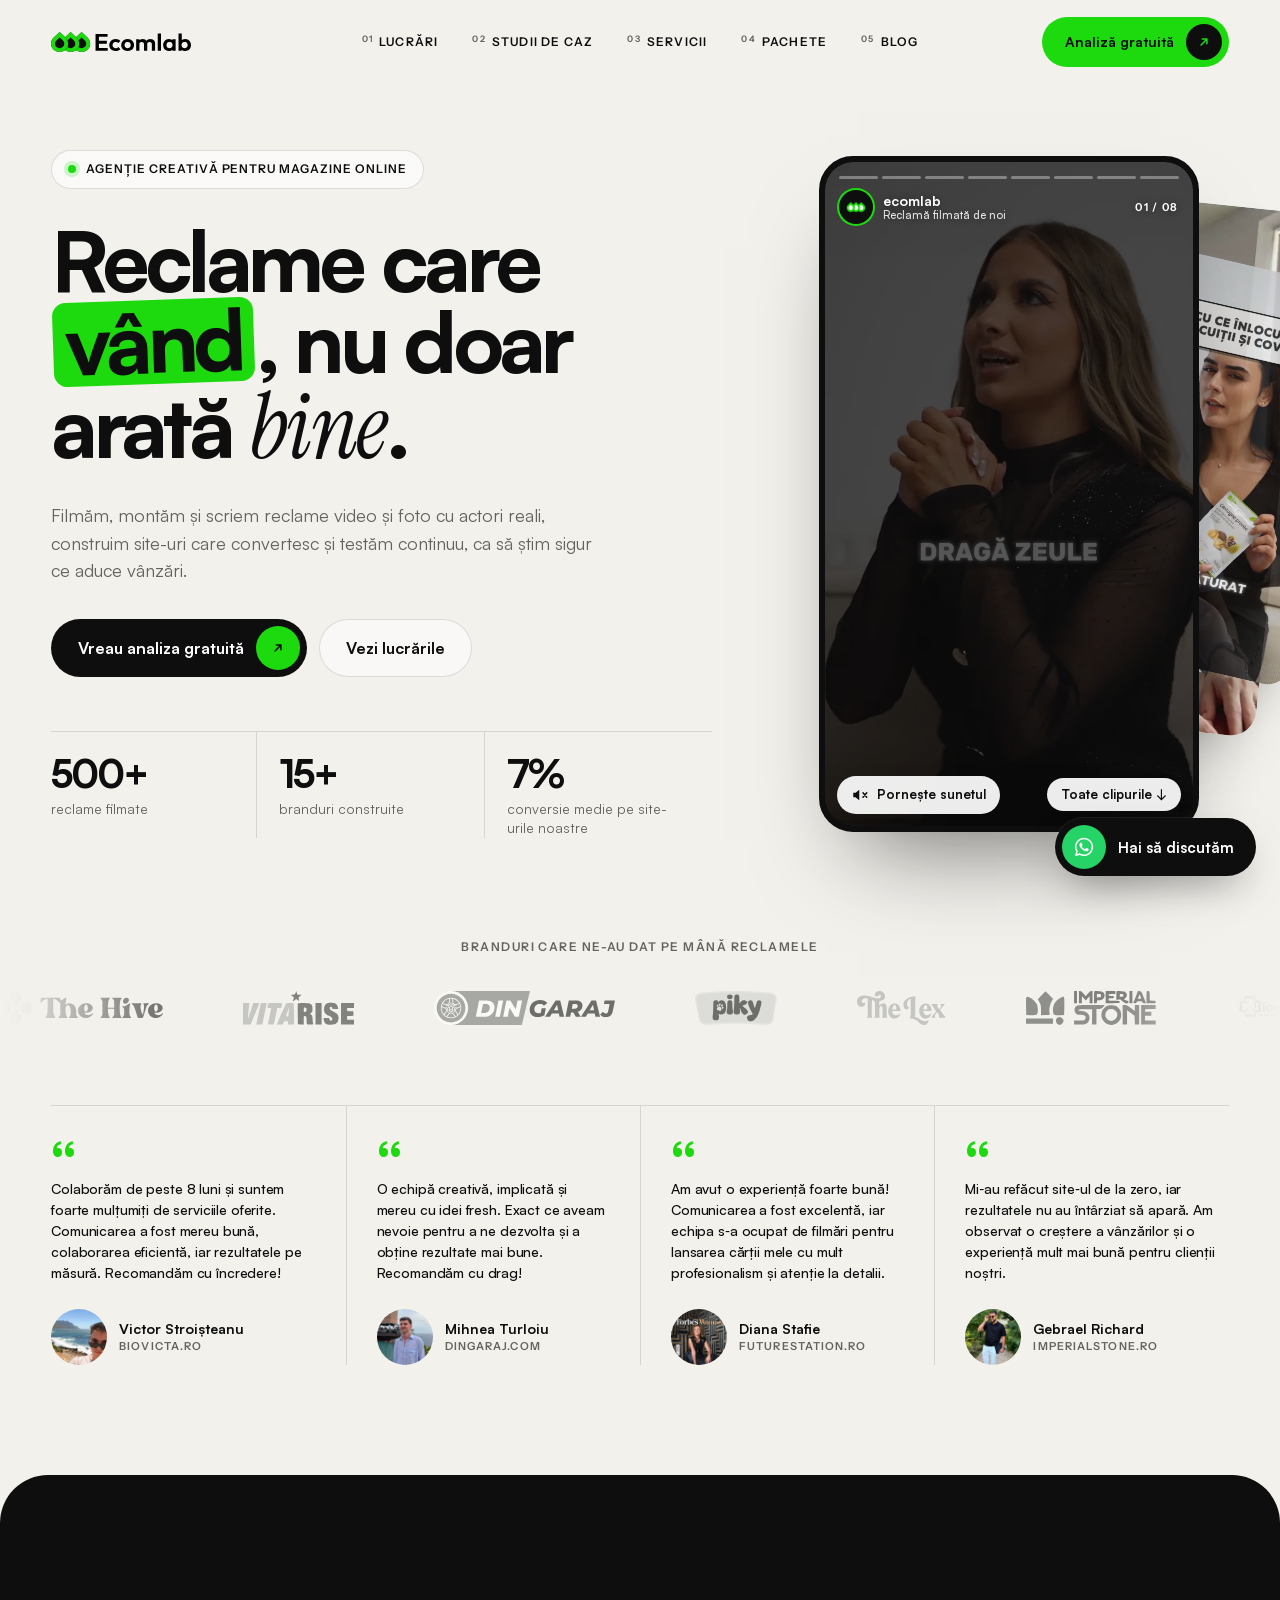
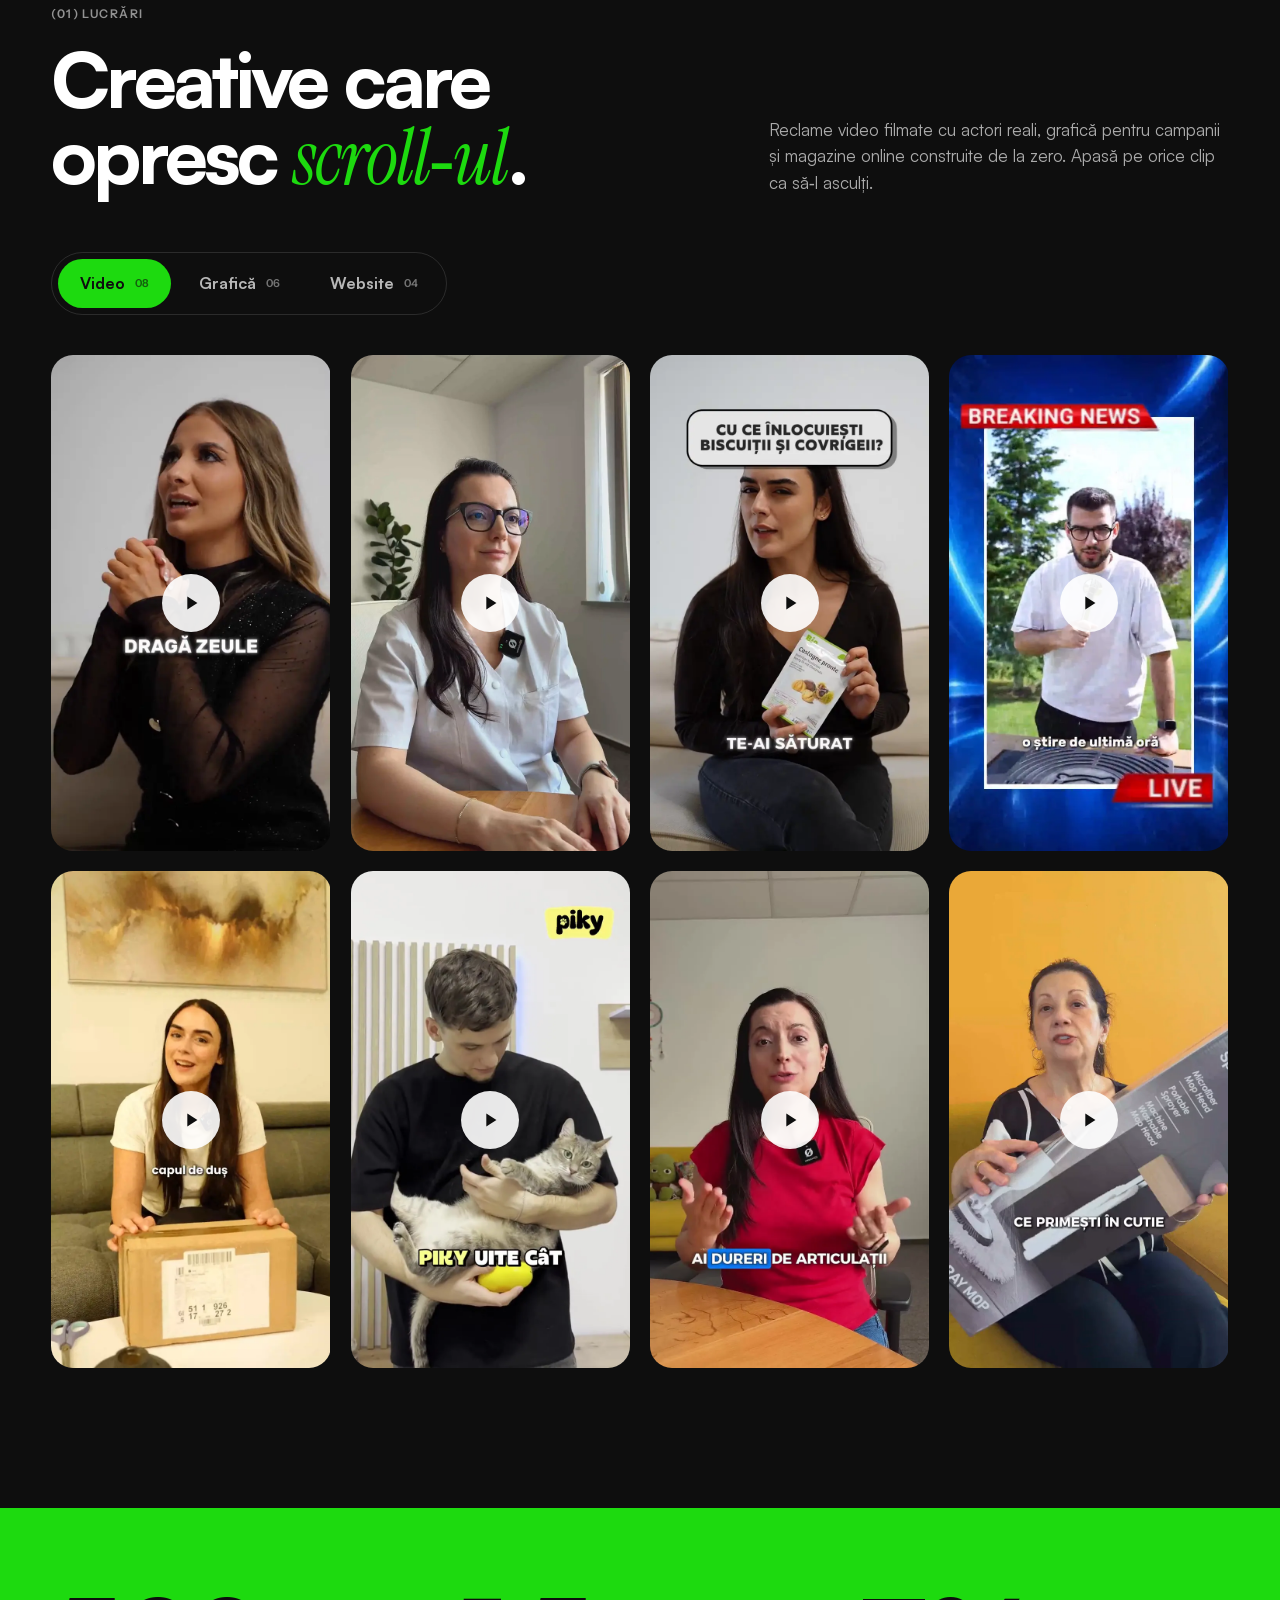
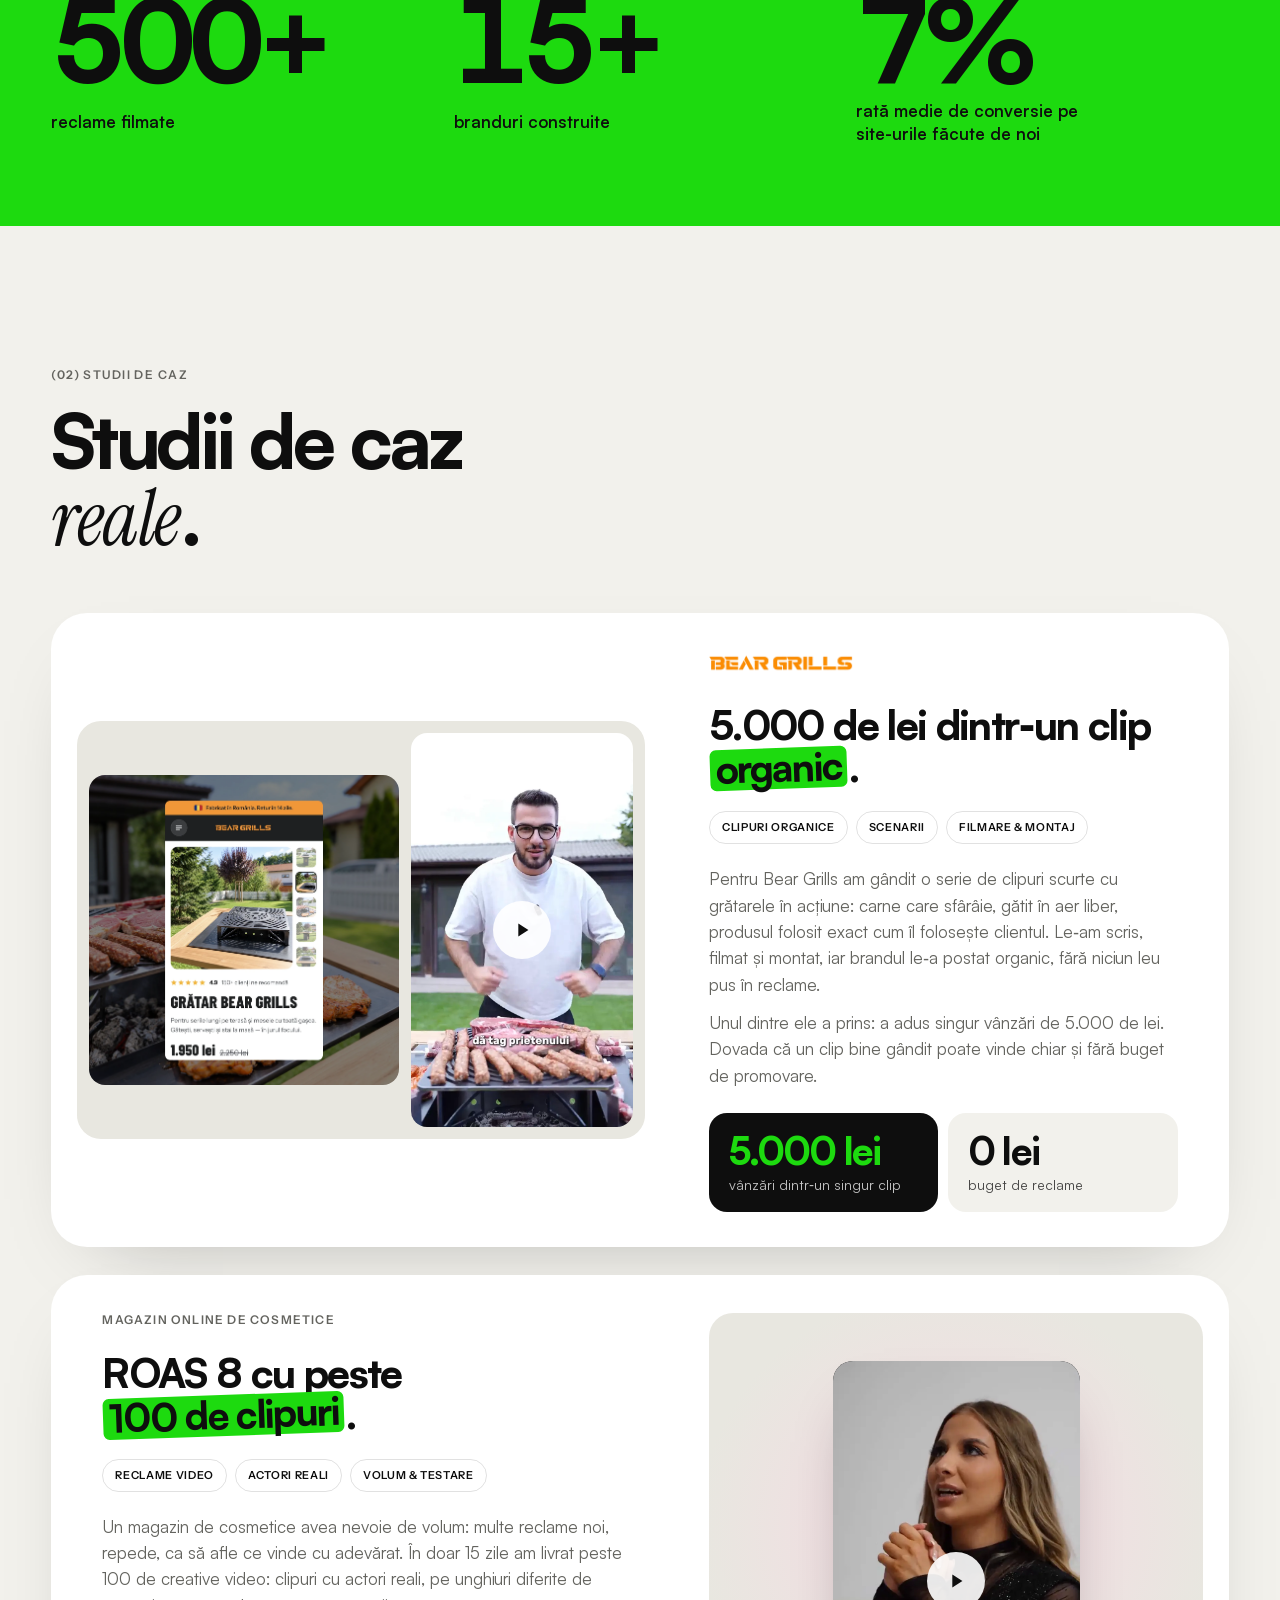
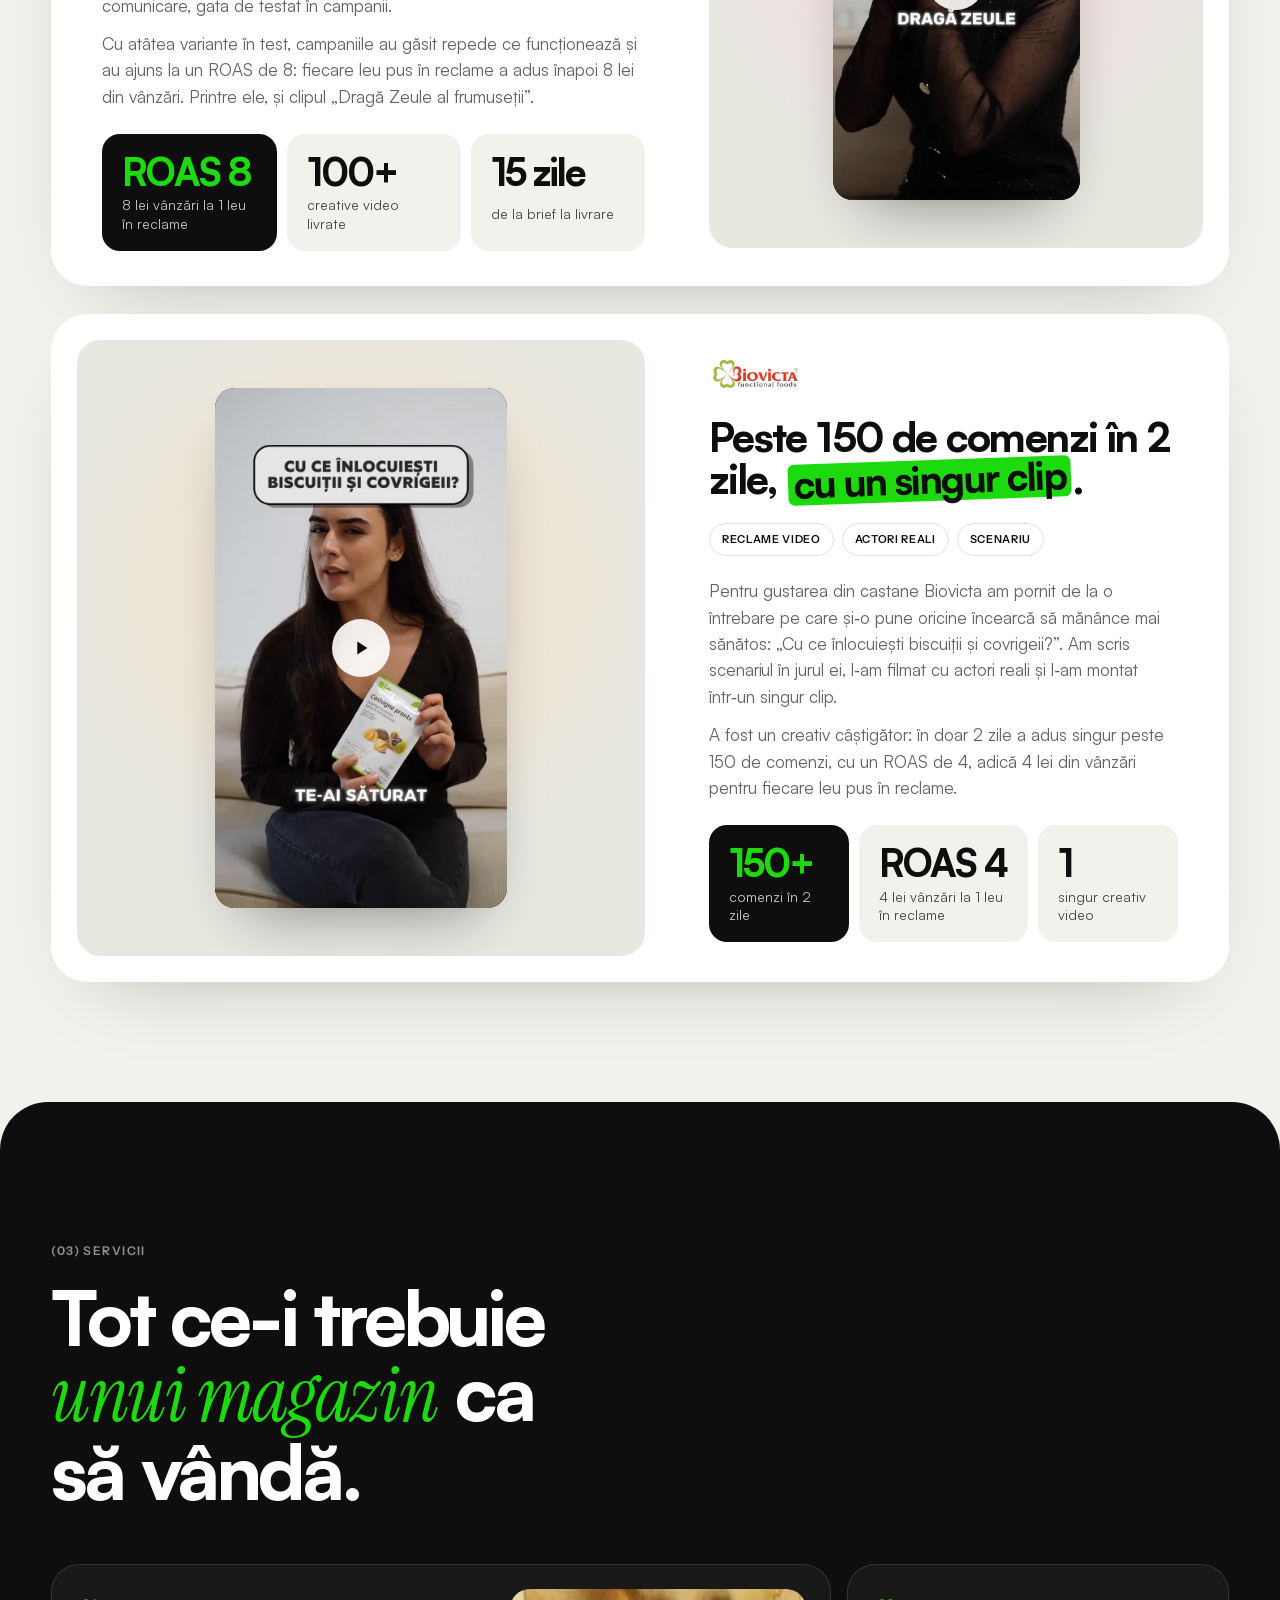
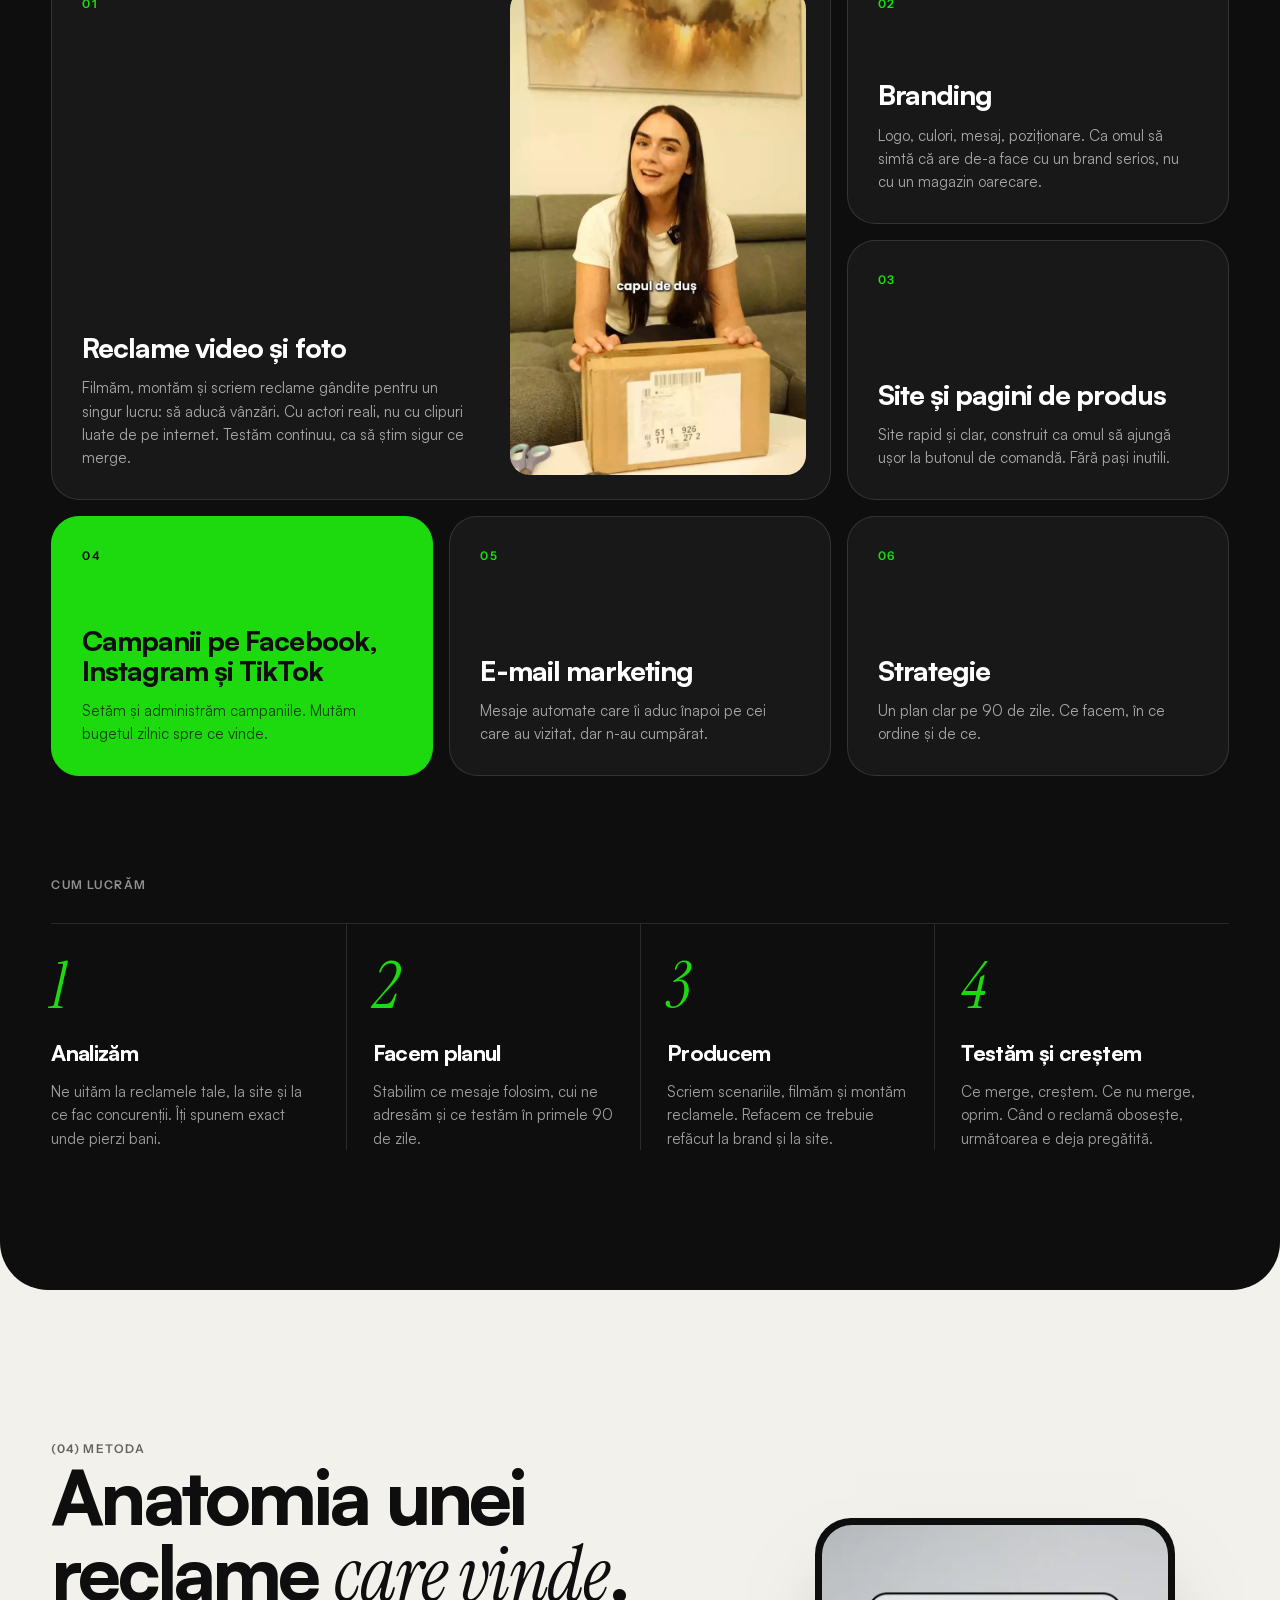
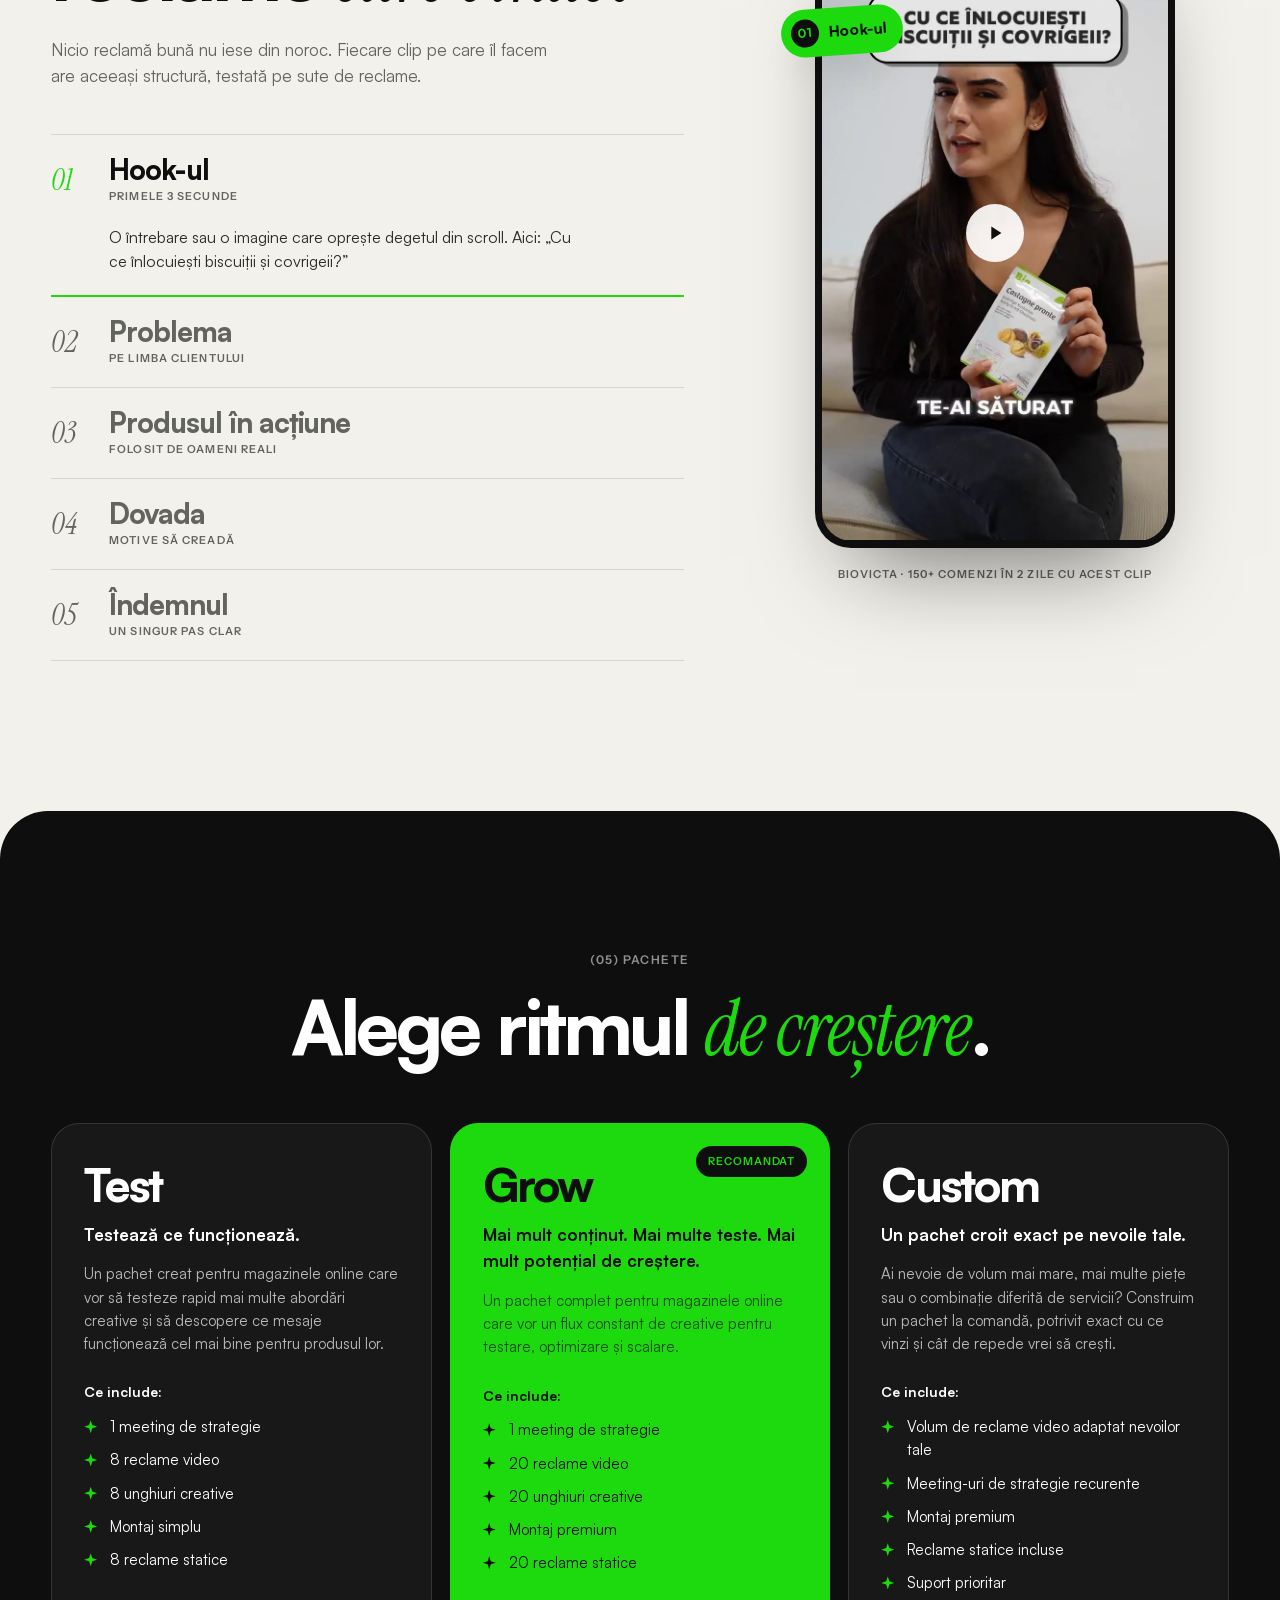
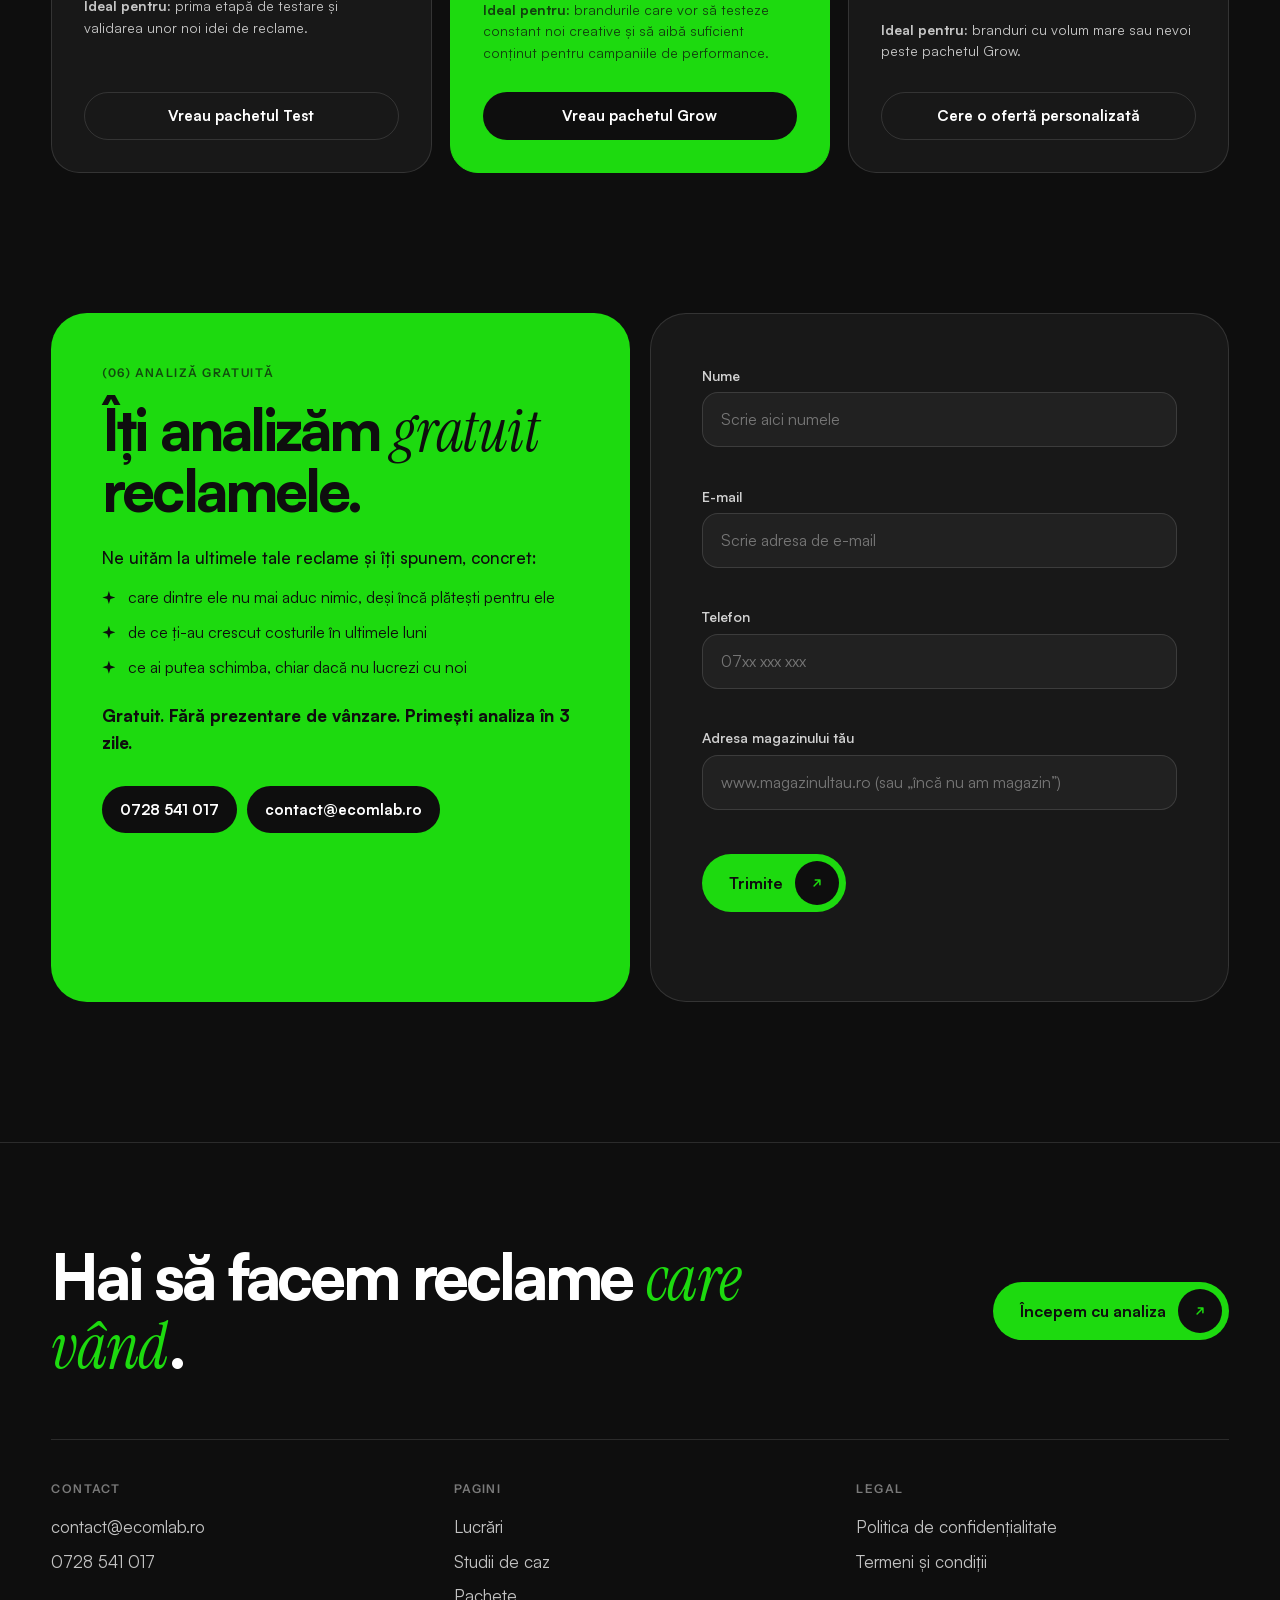
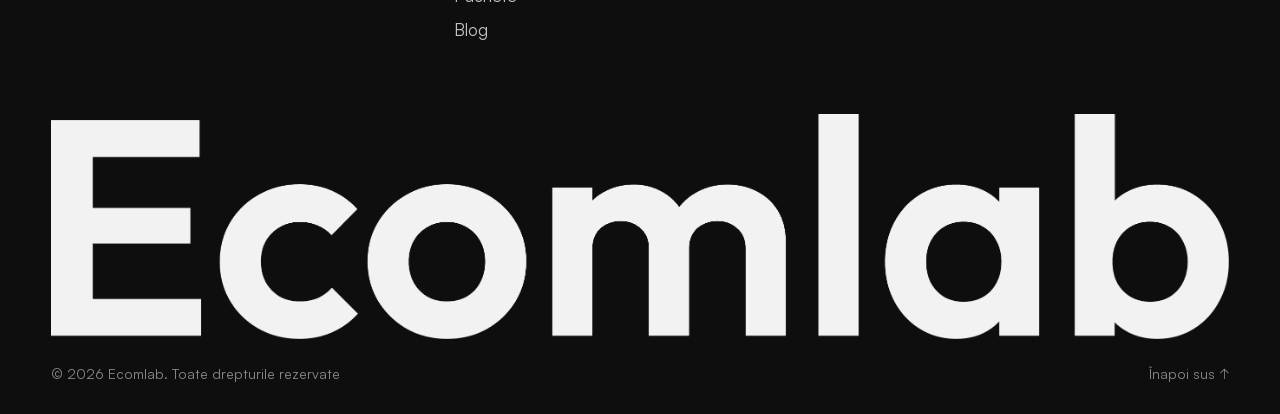
<file: index.html>
<!DOCTYPE html>
<html lang="ro">
<head>
  <meta charset="UTF-8">
  <meta name="viewport" content="width=device-width, initial-scale=1.0">
  <meta name="google-site-verification" content="HmuFR-ljvaBHULAKL-ONcaP-FTW0Zl-VdnoPaEwdSxg" />
  <title>Ecomlab — Reclame care vând, pentru magazine online</title>
  <meta name="description" content="Agenție creativă pentru magazine online: reclame video cu actori reali, grafică, site-uri și campanii care aduc vânzări. Analiză gratuită a reclamelor tale.">
  <meta property="og:title" content="Ecomlab — Reclame care vând, pentru magazine online">
  <meta property="og:description" content="Reclame video cu actori reali, grafică și site-uri pentru magazine online care vor să crească. Analiză gratuită.">
  <meta property="og:type" content="website">
  <meta property="og:image" content="https://ecomlab.ro/assets/social.png">
  <meta property="og:image:width" content="1200">
  <meta property="og:image:height" content="630">
  <meta name="twitter:card" content="summary_large_image">
  <link rel="icon" type="image/png" sizes="96x96" href="assets/favicon.png">
  <link rel="apple-touch-icon" sizes="180x180" href="assets/favicon-180.png">
  <link rel="preload" href="assets/fonts/satoshi-variable.woff2" as="font" type="font/woff2" crossorigin>
  <link rel="preload" href="assets/fonts/instrument-serif-latin-400-italic.woff2" as="font" type="font/woff2" crossorigin>
  <script>document.documentElement.classList.add("js");</script>
  <link rel="stylesheet" href="css/fonts.css?v=6">
  <link rel="stylesheet" href="css/landing.css?v=32">
</head>
<body>

  <!-- ── Navigație: capsulă plutitoare ─────────────────────────── -->
  <header class="navbar">
    <div class="navbar__bar">
      <a class="navbar__logo" href="#top" aria-label="Ecomlab — înapoi sus">
        <img src="assets/logo-dark.svg" alt="Ecomlab" width="132" height="20">
      </a>
      <nav class="navbar__links" id="nav-links" aria-label="Navigație principală">
        <a href="#lucrari">Lucrări</a>
        <a href="#studii">Studii de caz</a>
        <a href="#servicii">Servicii</a>
        <a href="#pachete">Pachete</a>
        <a href="blog.html">Blog</a>
        <a class="navbar__links-cta" href="#contact">Analiză gratuită</a>
      </nav>
      <a class="btn btn--green navbar__cta" href="#contact">Analiză gratuită <span class="btn__dot" aria-hidden="true"><svg width="14" height="14" viewBox="0 0 24 24" fill="none"><path d="M7 17 17 7m0 0H9m8 0v8" stroke="currentColor" stroke-width="2.6" stroke-linecap="round" stroke-linejoin="round"/></svg></span></a>
      <button class="navbar__toggle" type="button" aria-expanded="false" aria-controls="nav-links" aria-label="Deschide meniul" data-nav-toggle>
        <span></span><span></span>
      </button>
    </div>
  </header>

  <main id="top">

    <!-- ── Hero ──────────────────────────────────────────────────── -->
    <section class="hero">
      <div class="wrap hero__grid">
        <div class="hero__copy">
          <p class="chip hero__chip" data-reveal><span class="chip__dot"></span>Agenție creativă pentru magazine online</p>

          <h1 class="hero__title" data-reveal style="--d:.05s">Reclame care <span class="hl">vând</span>, nu doar arată <em>bine</em>.</h1>

          <p class="hero__lead" data-reveal style="--d:.12s">Filmăm, montăm și scriem reclame video și foto cu actori reali, construim site-uri care convertesc și testăm continuu, ca să știm sigur ce aduce vânzări.</p>

          <div class="hero__actions" data-reveal style="--d:.18s">
            <a class="btn btn--dark btn--lg" href="#contact">Vreau analiza gratuită <span class="btn__dot" aria-hidden="true"><svg width="14" height="14" viewBox="0 0 24 24" fill="none"><path d="M7 17 17 7m0 0H9m8 0v8" stroke="currentColor" stroke-width="2.6" stroke-linecap="round" stroke-linejoin="round"/></svg></span></a>
            <a class="btn btn--ghost btn--lg" href="#lucrari">Vezi lucrările</a>
          </div>

          <dl class="hero__proof" data-reveal style="--d:.24s">
            <div><dt>500+</dt><dd>reclame filmate</dd></div>
            <div><dt>15+</dt><dd>branduri construite</dd></div>
            <div><dt>7%</dt><dd>conversie medie pe site-urile noastre</dd></div>
          </dl>
        </div>

        <!-- player tip „story”: clipurile reale, unul câte unul -->
        <div class="story" data-story data-reveal style="--d:.1s">
          <div class="story__stack" aria-hidden="true">
            <img class="story__peek story__peek--1" src="assets/clips/clip-4-poster.webp" alt="">
            <img class="story__peek story__peek--2" src="assets/clips/clip-1-poster.webp" alt="">
          </div>
          <div class="story__phone">
            <video class="story__video" muted playsinline preload="metadata" poster="assets/clips/clip-29-poster.webp" aria-label="Reclamă video Ecomlab"></video>
            <div class="story__bars" data-story-bars></div>
            <div class="story__head">
              <span class="story__avatar"><img src="assets/favicon.png" alt=""></span>
              <span class="story__name">ecomlab<small>Reclamă filmată de noi</small></span>
              <span class="story__count mono" data-story-count>01 / 08</span>
            </div>
            <button class="story__zone story__zone--prev" type="button" data-story-prev aria-label="Clipul anterior"></button>
            <button class="story__zone story__zone--next" type="button" data-story-next aria-label="Clipul următor"></button>
            <div class="story__foot">
              <button class="story__sound" type="button" data-story-sound aria-pressed="false">
                <svg class="story__icon-off" width="18" height="18" viewBox="0 0 24 24" fill="none" aria-hidden="true"><path d="M11 5 6 9H3v6h3l5 4V5Z" fill="currentColor"/><path d="m16 9 5 6m0-6-5 6" stroke="currentColor" stroke-width="2" stroke-linecap="round"/></svg>
                <svg class="story__icon-on" width="18" height="18" viewBox="0 0 24 24" fill="none" aria-hidden="true"><path d="M11 5 6 9H3v6h3l5 4V5Z" fill="currentColor"/><path d="M15.5 8.5a5 5 0 0 1 0 7M18.5 5.5a9 9 0 0 1 0 13" stroke="currentColor" stroke-width="2" stroke-linecap="round"/></svg>
                <span data-story-sound-label>Pornește sunetul</span>
              </button>
              <a class="story__all" href="#lucrari">Toate clipurile ↓</a>
            </div>
          </div>
        </div>
      </div>
    </section>

    <!-- ── Clienți ───────────────────────────────────────────────── -->
    <section class="clients" aria-label="Branduri cu care lucrăm">
      <p class="mono clients__label">Branduri care ne-au dat pe mână reclamele</p>
      <div class="logos">
        <div class="logos__track">
          <div class="logos__group">
            <img src="assets/clients/thehive.svg" alt="The Hive" width="163" height="34">
            <img src="assets/clients/vitarise.svg" alt="VitaRise" width="111" height="34">
            <img src="assets/clients/dingaraj.svg" alt="Din Garaj" width="181" height="34">
            <img src="assets/clients/piky.svg" alt="Piky" width="83" height="34">
            <img src="assets/clients/thelex.svg" alt="The Lex" width="89" height="34">
            <img src="assets/clients/imperialstone.svg" alt="Imperial Stone" width="130" height="34">
            <img src="assets/clients/biovicta.png" alt="Biovicta" width="69" height="34">
          </div>
          <div class="logos__group" aria-hidden="true">
            <img src="assets/clients/thehive.svg" alt="" width="163" height="34">
            <img src="assets/clients/vitarise.svg" alt="" width="111" height="34">
            <img src="assets/clients/dingaraj.svg" alt="" width="181" height="34">
            <img src="assets/clients/piky.svg" alt="" width="83" height="34">
            <img src="assets/clients/thelex.svg" alt="" width="89" height="34">
            <img src="assets/clients/imperialstone.svg" alt="" width="130" height="34">
            <img src="assets/clients/biovicta.png" alt="" width="69" height="34">
          </div>
        </div>
      </div>
    </section>

    <!-- ── Testimoniale scurte (pozele în assets/reviews/) ───────── -->
    <section class="reviews" aria-label="Ce spun clienții">
      <div class="wrap">
        <div class="reviews__grid">
          <figure class="review">
            <blockquote class="review__text">Colaborăm de peste 8 luni și suntem foarte mulțumiți de serviciile oferite. Comunicarea a fost mereu bună, colaborarea eficientă, iar rezultatele pe măsură. Recomandăm cu încredere!</blockquote>
            <figcaption class="review__who">
              <img class="review__photo" src="assets/reviews/review-1.webp" alt="" width="56" height="56" loading="lazy">
              <span class="review__meta"><strong>Victor Stroișteanu</strong><span>Biovicta.ro</span></span>
            </figcaption>
          </figure>
          <figure class="review">
            <blockquote class="review__text">O echipă creativă, implicată și mereu cu idei fresh. Exact ce aveam nevoie pentru a ne dezvolta și a obține rezultate mai bune. Recomandăm cu drag!</blockquote>
            <figcaption class="review__who">
              <img class="review__photo" src="assets/reviews/review-2.webp" alt="" width="56" height="56" loading="lazy">
              <span class="review__meta"><strong>Mihnea Turloiu</strong><span>DinGaraj.com</span></span>
            </figcaption>
          </figure>
          <figure class="review">
            <blockquote class="review__text">Am avut o experiență foarte bună! Comunicarea a fost excelentă, iar echipa s‑a ocupat de filmări pentru lansarea cărții mele cu mult profesionalism și atenție la detalii.</blockquote>
            <figcaption class="review__who">
              <img class="review__photo" src="assets/reviews/review-3.webp" alt="" width="56" height="56" loading="lazy">
              <span class="review__meta"><strong>Diana Stafie</strong><span>Futurestation.ro</span></span>
            </figcaption>
          </figure>
          <figure class="review">
            <blockquote class="review__text">Mi‑au refăcut site‑ul de la zero, iar rezultatele nu au întârziat să apară. Am observat o creștere a vânzărilor și o experiență mult mai bună pentru clienții noștri.</blockquote>
            <figcaption class="review__who">
              <img class="review__photo" src="assets/reviews/review-4.webp" alt="" width="56" height="56" loading="lazy">
              <span class="review__meta"><strong>Gebrael Richard</strong><span>Imperialstone.ro</span></span>
            </figcaption>
          </figure>
        </div>
      </div>
    </section>

    <!-- ── Lucrări ───────────────────────────────────────────────── -->
    <section class="work dark" id="lucrari">
      <div class="wrap">
        <div class="section-head">
          <p class="mono section-head__num">(01) Lucrări</p>
          <h2 class="section-title" data-reveal>Creative care opresc <em>scroll‑ul</em>.</h2>
          <p class="section-head__lead" data-reveal style="--d:.08s">Reclame video filmate cu actori reali, grafică pentru campanii și magazine online construite de la zero. Apasă pe orice clip ca să‑l asculți.</p>
        </div>

        <div class="tabs" role="tablist" aria-label="Tip de lucrare" data-tabs>
          <button class="tabs__btn is-active" type="button" role="tab" aria-selected="true" aria-controls="panel-video" id="tab-video">Video <span class="tabs__count">08</span></button>
          <button class="tabs__btn" type="button" role="tab" aria-selected="false" aria-controls="panel-grafica" id="tab-grafica">Grafică <span class="tabs__count">06</span></button>
          <button class="tabs__btn" type="button" role="tab" aria-selected="false" aria-controls="panel-web" id="tab-web">Website <span class="tabs__count">04</span></button>
        </div>

        <div class="panel is-active" id="panel-video" role="tabpanel" aria-labelledby="tab-video">
          <div class="reels">
            <figure class="reel" data-reveal data-video="assets/clips/clip-29.mp4" data-poster="assets/clips/clip-29-poster.webp"></figure>
            <figure class="reel" data-reveal style="--d:.06s" data-video="assets/clips/clip-4.mp4" data-poster="assets/clips/clip-4-poster.webp"></figure>
            <figure class="reel" data-reveal style="--d:.12s" data-video="assets/clips/clip-1.mp4" data-poster="assets/clips/clip-1-poster.webp"></figure>
            <figure class="reel" data-reveal style="--d:.18s" data-video="assets/clips/clip-4-2.mp4" data-poster="assets/clips/clip-4-2-poster.webp"></figure>
            <figure class="reel" data-reveal data-video="assets/clips/clip-7.mp4" data-poster="assets/clips/clip-7-poster.webp"></figure>
            <figure class="reel" data-reveal style="--d:.06s" data-video="assets/clips/creativ-3.mp4" data-poster="assets/clips/creativ-3-poster.webp"></figure>
            <figure class="reel" data-reveal style="--d:.12s" data-video="assets/clips/clip-2.mp4" data-poster="assets/clips/clip-2-poster.webp"></figure>
            <figure class="reel" data-reveal style="--d:.18s" data-video="assets/clips/clip-3-2.mp4" data-poster="assets/clips/clip-3-2-poster.webp"></figure>
          </div>
        </div>

        <div class="panel" id="panel-grafica" role="tabpanel" aria-labelledby="tab-grafica">
          <div class="feed">
            <article class="post">
              <header class="post__head"><span class="post__avatar">VR</span><span class="post__name">VitaRise<small>Sponsorizat</small></span><span class="post__more" aria-hidden="true">•••</span></header>
              <button class="post__media" type="button" data-lightbox aria-haspopup="dialog"><img src="assets/ads/static-1.webp" alt="Reclamă VitaRise – Whey Protein" loading="lazy" width="1200" height="1200"><span class="post__zoom" aria-hidden="true">Mărește ↗</span></button>
              <footer class="post__foot"><span class="post__cta">Comandă acum</span><span class="post__icons" aria-hidden="true">♡ ◯ ➤</span></footer>
            </article>
            <article class="post">
              <header class="post__head"><span class="post__avatar">VR</span><span class="post__name">VitaRise<small>Sponsorizat</small></span><span class="post__more" aria-hidden="true">•••</span></header>
              <button class="post__media" type="button" data-lightbox aria-haspopup="dialog"><img src="assets/ads/static-2.webp" alt="Reclamă VitaRise – Whey Protein certificat bio" loading="lazy" width="1200" height="1200"><span class="post__zoom" aria-hidden="true">Mărește ↗</span></button>
              <footer class="post__foot"><span class="post__cta">Comandă acum</span><span class="post__icons" aria-hidden="true">♡ ◯ ➤</span></footer>
            </article>
            <article class="post">
              <header class="post__head"><span class="post__avatar">CH</span><span class="post__name">Colagen hidrolizat<small>Sponsorizat</small></span><span class="post__more" aria-hidden="true">•••</span></header>
              <button class="post__media" type="button" data-lightbox aria-haspopup="dialog"><img src="assets/ads/static-4.webp" alt="Reclamă colagen – Ten sănătos" loading="lazy" width="1200" height="1200"><span class="post__zoom" aria-hidden="true">Mărește ↗</span></button>
              <footer class="post__foot"><span class="post__cta">Comandă acum</span><span class="post__icons" aria-hidden="true">♡ ◯ ➤</span></footer>
            </article>
            <article class="post">
              <header class="post__head"><span class="post__avatar">OS</span><span class="post__name">Osmotica<small>Sponsorizat</small></span><span class="post__more" aria-hidden="true">•••</span></header>
              <button class="post__media" type="button" data-lightbox aria-haspopup="dialog"><img src="assets/ads/static-7.webp" alt="Reclamă Osmotica – cap de duș cu 3 funcții" loading="lazy" width="1200" height="1200"><span class="post__zoom" aria-hidden="true">Mărește ↗</span></button>
              <footer class="post__foot"><span class="post__cta">Comandă acum</span><span class="post__icons" aria-hidden="true">♡ ◯ ➤</span></footer>
            </article>
            <article class="post">
              <header class="post__head"><span class="post__avatar">OS</span><span class="post__name">Osmotica<small>Sponsorizat</small></span><span class="post__more" aria-hidden="true">•••</span></header>
              <button class="post__media" type="button" data-lightbox aria-haspopup="dialog"><img src="assets/ads/static-8.webp" alt="Reclamă Osmotica – cap de duș cu filtru" loading="lazy" width="1200" height="1200"><span class="post__zoom" aria-hidden="true">Mărește ↗</span></button>
              <footer class="post__foot"><span class="post__cta">Comandă acum</span><span class="post__icons" aria-hidden="true">♡ ◯ ➤</span></footer>
            </article>
            <article class="post">
              <header class="post__head"><span class="post__avatar">PH</span><span class="post__name">Paa-Home<small>Sponsorizat</small></span><span class="post__more" aria-hidden="true">•••</span></header>
              <button class="post__media" type="button" data-lightbox aria-haspopup="dialog"><img src="assets/ads/static-10.webp" alt="Reclamă mop, cu testimonial de client" loading="lazy" width="1200" height="1200"><span class="post__zoom" aria-hidden="true">Mărește ↗</span></button>
              <footer class="post__foot"><span class="post__cta">Comandă acum</span><span class="post__icons" aria-hidden="true">♡ ◯ ➤</span></footer>
            </article>
          </div>
        </div>

        <div class="panel" id="panel-web" role="tabpanel" aria-labelledby="tab-web">
          <div class="sites">
            <a class="site" href="https://the-hive.ro" target="_blank" rel="noopener noreferrer"><img src="assets/project-thehive.webp" alt="Website The Hive" loading="lazy"><span class="tag">the-hive.ro ↗</span></a>
            <a class="site" href="https://racebox.ro" target="_blank" rel="noopener noreferrer"><img src="assets/project-racebox.webp" alt="Website Racebox" loading="lazy"><span class="tag">racebox.ro ↗</span></a>
            <a class="site" href="https://jakiterra.ro" target="_blank" rel="noopener noreferrer"><img src="assets/project-jakiterra.webp" alt="Website Jaki Terra" loading="lazy"><span class="tag">jakiterra.ro ↗</span></a>
            <a class="site" href="https://beargrills.ro" target="_blank" rel="noopener noreferrer"><img src="assets/project-beargrills.webp" alt="Website Bear Grills" loading="lazy"><span class="tag">beargrills.ro ↗</span></a>
          </div>
        </div>
      </div>
    </section>

    <!-- ── Cifre ─────────────────────────────────────────────────── -->
    <section class="stats" aria-label="Ecomlab în cifre">
      <div class="wrap stats__grid">
        <div class="stat" data-reveal><strong data-count="500" data-suffix="+">500+</strong><span>reclame filmate</span></div>
        <div class="stat" data-reveal style="--d:.08s"><strong data-count="15" data-suffix="+">15+</strong><span>branduri construite</span></div>
        <div class="stat" data-reveal style="--d:.16s"><strong data-count="7" data-suffix="%">7%</strong><span>rată medie de conversie pe site-urile făcute de noi</span></div>
      </div>
    </section>

    <!-- ── Studii de caz ─────────────────────────────────────────── -->
    <section class="cases" id="studii">
      <div class="wrap">
        <div class="section-head">
          <p class="mono section-head__num">(02) Studii de caz</p>
          <h2 class="section-title" data-reveal>Studii de caz <em>reale</em>.</h2>
        </div>

        <article class="case" data-reveal>
          <div class="case__media case__media--duo">
            <img src="assets/project-beargrills.webp" alt="Magazinul online Bear Grills" loading="lazy">
            <figure class="reel case__reel" data-video="assets/clips/clip-17-1.mp4" data-poster="assets/clips/clip-17-1-poster.webp"></figure>
          </div>
          <div class="case__body">
            <img class="case__logo" src="assets/clients/beargrills.webp" alt="Bear Grills" width="146" height="30">
            <h3 class="case__title">5.000 de lei dintr‑un clip <span class="hl">organic</span>.</h3>
            <ul class="case__tags" role="list"><li>Clipuri organice</li><li>Scenarii</li><li>Filmare &amp; montaj</li></ul>
            <p class="case__text">Pentru Bear Grills am gândit o serie de clipuri scurte cu grătarele în acțiune: carne care sfârâie, gătit în aer liber, produsul folosit exact cum îl folosește clientul. Le‑am scris, filmat și montat, iar brandul le‑a postat organic, fără niciun leu pus în reclame.</p>
            <p class="case__text">Unul dintre ele a prins: a adus singur vânzări de 5.000 de lei. Dovada că un clip bine gândit poate vinde chiar și fără buget de promovare.</p>
            <div class="case__stats">
              <div><strong>5.000 lei</strong><span>vânzări dintr‑un singur clip</span></div>
              <div><strong>0 lei</strong><span>buget de reclame</span></div>
            </div>
          </div>
        </article>
        <article class="case case--flip" data-reveal>
          <div class="case__media case__media--solo">
            <figure class="reel case__reel" data-video="assets/clips/clip-29.mp4" data-poster="assets/clips/clip-29-poster.webp"></figure>
          </div>
          <div class="case__body">
            <p class="case__kicker">Magazin online de cosmetice</p>
            <h3 class="case__title">ROAS 8 cu peste <span class="hl">100 de clipuri</span>.</h3>
            <ul class="case__tags" role="list"><li>Reclame video</li><li>Actori reali</li><li>Volum &amp; testare</li></ul>
            <p class="case__text">Un magazin de cosmetice avea nevoie de volum: multe reclame noi, repede, ca să afle ce vinde cu adevărat. În doar 15 zile am livrat peste 100 de creative video: clipuri cu actori reali, pe unghiuri diferite de comunicare, gata de testat în campanii.</p>
            <p class="case__text">Cu atâtea variante în test, campaniile au găsit repede ce funcționează și au ajuns la un ROAS de 8: fiecare leu pus în reclame a adus înapoi 8 lei din vânzări. Printre ele, și clipul „Dragă Zeule al frumuseții”.</p>
            <div class="case__stats case__stats--3">
              <div><strong>ROAS 8</strong><span>8 lei vânzări la 1 leu în reclame</span></div>
              <div><strong>100+</strong><span>creative video livrate</span></div>
              <div><strong>15 zile</strong><span>de la brief la livrare</span></div>
            </div>
          </div>
        </article>
        <article class="case" data-reveal>
          <div class="case__media case__media--solo case__media--warm">
            <figure class="reel case__reel" data-video="assets/clips/clip-1.mp4" data-poster="assets/clips/clip-1-poster.webp"></figure>
          </div>
          <div class="case__body">
            <img class="case__logo case__logo--lg" src="assets/clients/biovicta.png" alt="Biovicta" width="89" height="44">
            <h3 class="case__title">Peste 150 de comenzi în 2 zile, <span class="hl">cu un singur clip</span>.</h3>
            <ul class="case__tags" role="list"><li>Reclame video</li><li>Actori reali</li><li>Scenariu</li></ul>
            <p class="case__text">Pentru gustarea din castane Biovicta am pornit de la o întrebare pe care și‑o pune oricine încearcă să mănânce mai sănătos: „Cu ce înlocuiești biscuiții și covrigeii?”. Am scris scenariul în jurul ei, l‑am filmat cu actori reali și l‑am montat într‑un singur clip.</p>
            <p class="case__text">A fost un creativ câștigător: în doar 2 zile a adus singur peste 150 de comenzi, cu un ROAS de 4, adică 4 lei din vânzări pentru fiecare leu pus în reclame.</p>
            <div class="case__stats case__stats--3">
              <div><strong>150+</strong><span>comenzi în 2 zile</span></div>
              <div><strong>ROAS 4</strong><span>4 lei vânzări la 1 leu în reclame</span></div>
              <div><strong>1</strong><span>singur creativ video</span></div>
            </div>
          </div>
        </article>
      </div>
    </section>

    <!-- ── Servicii ──────────────────────────────────────────────── -->
    <section class="services dark" id="servicii">
      <div class="wrap">
        <div class="section-head">
          <p class="mono section-head__num">(03) Servicii</p>
          <h2 class="section-title" data-reveal>Tot ce-i trebuie <em>unui magazin</em> ca să vândă.</h2>
        </div>

        <ol class="bento" role="list">
          <li class="bento__item bento__item--wide" data-reveal>
            <span class="mono">01</span>
            <h3>Reclame video și foto</h3>
            <p>Filmăm, montăm și scriem reclame gândite pentru un singur lucru: să aducă vânzări. Cu actori reali, nu cu clipuri luate de pe internet. Testăm continuu, ca să știm sigur ce merge.</p>
            <img class="bento__video" src="assets/clips/clip-7-poster.webp" alt="" loading="lazy" aria-hidden="true">
          </li>
          <li class="bento__item" data-reveal style="--d:.06s">
            <span class="mono">02</span>
            <h3>Branding</h3>
            <p>Logo, culori, mesaj, poziționare. Ca omul să simtă că are de-a face cu un brand serios, nu cu un magazin oarecare.</p>
          </li>
          <li class="bento__item" data-reveal>
            <span class="mono">03</span>
            <h3>Site și pagini de produs</h3>
            <p>Site rapid și clar, construit ca omul să ajungă ușor la butonul de comandă. Fără pași inutili.</p>
          </li>
          <li class="bento__item bento__item--green" data-reveal style="--d:.06s">
            <span class="mono">04</span>
            <h3>Campanii pe Facebook, Instagram și TikTok</h3>
            <p>Setăm și administrăm campaniile. Mutăm bugetul zilnic spre ce vinde.</p>
          </li>
          <li class="bento__item" data-reveal style="--d:.12s">
            <span class="mono">05</span>
            <h3>E-mail marketing</h3>
            <p>Mesaje automate care îi aduc înapoi pe cei care au vizitat, dar n-au cumpărat.</p>
          </li>
          <li class="bento__item" data-reveal>
            <span class="mono">06</span>
            <h3>Strategie</h3>
            <p>Un plan clar pe 90 de zile. Ce facem, în ce ordine și de ce.</p>
          </li>
        </ol>

        <!-- proces -->
        <div class="process">
          <p class="mono process__label">Cum lucrăm</p>
          <ol class="process__steps" role="list">
            <li data-reveal><span class="process__n">1</span><h3>Analizăm</h3><p>Ne uităm la reclamele tale, la site și la ce fac concurenții. Îți spunem exact unde pierzi bani.</p></li>
            <li data-reveal style="--d:.06s"><span class="process__n">2</span><h3>Facem planul</h3><p>Stabilim ce mesaje folosim, cui ne adresăm și ce testăm în primele 90 de zile.</p></li>
            <li data-reveal style="--d:.12s"><span class="process__n">3</span><h3>Producem</h3><p>Scriem scenariile, filmăm și montăm reclamele. Refacem ce trebuie refăcut la brand și la site.</p></li>
            <li data-reveal style="--d:.18s"><span class="process__n">4</span><h3>Testăm și creștem</h3><p>Ce merge, creștem. Ce nu merge, oprim. Când o reclamă obosește, următoarea e deja pregătită.</p></li>
          </ol>
        </div>
      </div>
    </section>

    <!-- ── Anatomia unei reclame care vinde (interactiv) ────────── -->
    <section class="anatomy" id="metoda">
      <div class="wrap anatomy__grid">
        <div class="anatomy__copy">
          <p class="mono section-head__num">(04) Metoda</p>
          <h2 class="section-title" data-reveal>Anatomia unei reclame <em>care vinde</em>.</h2>
          <p class="anatomy__lead" data-reveal style="--d:.08s">Nicio reclamă bună nu iese din noroc. Fiecare clip pe care îl facem are aceeași structură, testată pe sute de reclame.</p>
          <ol class="anatomy__steps" role="list" data-anatomy>
            <li class="anatomy__step is-active">
              <button type="button" class="anatomy__btn" aria-pressed="true" data-step="0">
                <span class="anatomy__n">01</span>
                <span class="anatomy__head"><strong>Hook-ul</strong><small>Primele 3 secunde</small></span>
              </button>
              <p class="anatomy__desc">O întrebare sau o imagine care oprește degetul din scroll. Aici: „Cu ce înlocuiești biscuiții și covrigeii?”</p>
              <span class="anatomy__bar" aria-hidden="true"><i></i></span>
            </li>
            <li class="anatomy__step">
              <button type="button" class="anatomy__btn" aria-pressed="false" data-step="1">
                <span class="anatomy__n">02</span>
                <span class="anatomy__head"><strong>Problema</strong><small>Pe limba clientului</small></span>
              </button>
              <p class="anatomy__desc">Spunem ce îl deranjează pe om, în cuvintele lui, nu ce vrem noi să vindem.</p>
              <span class="anatomy__bar" aria-hidden="true"><i></i></span>
            </li>
            <li class="anatomy__step">
              <button type="button" class="anatomy__btn" aria-pressed="false" data-step="2">
                <span class="anatomy__n">03</span>
                <span class="anatomy__head"><strong>Produsul în acțiune</strong><small>Folosit de oameni reali</small></span>
              </button>
              <p class="anatomy__desc">Îl arătăm în viața reală, în mâinile cuiva ca el, nu pe un fundal alb.</p>
              <span class="anatomy__bar" aria-hidden="true"><i></i></span>
            </li>
            <li class="anatomy__step">
              <button type="button" class="anatomy__btn" aria-pressed="false" data-step="3">
                <span class="anatomy__n">04</span>
                <span class="anatomy__head"><strong>Dovada</strong><small>Motive să creadă</small></span>
              </button>
              <p class="anatomy__desc">Rezultate, recenzii, detalii concrete: tot ce transformă curiozitatea în încredere.</p>
              <span class="anatomy__bar" aria-hidden="true"><i></i></span>
            </li>
            <li class="anatomy__step">
              <button type="button" class="anatomy__btn" aria-pressed="false" data-step="4">
                <span class="anatomy__n">05</span>
                <span class="anatomy__head"><strong>Îndemnul</strong><small>Un singur pas clar</small></span>
              </button>
              <p class="anatomy__desc">Ce face acum și de ce acum. Simplu, fără zece variante.</p>
              <span class="anatomy__bar" aria-hidden="true"><i></i></span>
            </li>
          </ol>
        </div>

        <div class="anatomy__stage" data-reveal style="--d:.1s">
          <div class="anatomy__phone">
            <figure class="reel anatomy__reel" data-video="assets/clips/clip-1.mp4" data-poster="assets/clips/clip-1-poster.webp"></figure>
            <p class="anatomy__label" aria-live="polite"><span class="anatomy__label-n" data-anatomy-n>01</span><span data-anatomy-label>Hook-ul</span></p>
          </div>
          <p class="anatomy__caption">Biovicta · 150+ comenzi în 2 zile cu acest clip</p>
        </div>
      </div>
    </section>

    <!-- ── Pachete ───────────────────────────────────────────────── -->
    <section class="packages dark" id="pachete">
      <div class="wrap">
        <div class="section-head section-head--center">
          <p class="mono section-head__num">(05) Pachete</p>
          <h2 class="section-title" data-reveal>Alege ritmul <em>de creștere</em>.</h2>
        </div>

        <div class="plans">
          <article class="plan" data-reveal>
            <h3 class="plan__name">Test</h3>
            <p class="plan__tagline">Testează ce funcționează.</p>
            <p class="plan__desc">Un pachet creat pentru magazinele online care vor să testeze rapid mai multe abordări creative și să descopere ce mesaje funcționează cel mai bine pentru produsul lor.</p>
            <p class="plan__label">Ce include:</p>
            <ul class="plan__list">
              <li>1 meeting de strategie</li>
              <li>8 reclame video</li>
              <li>8 unghiuri creative</li>
              <li>Montaj simplu</li>
              <li>8 reclame statice</li>
            </ul>
            <p class="plan__ideal"><strong>Ideal pentru:</strong> prima etapă de testare și validarea unor noi idei de reclame.</p>
            <a class="btn btn--outline plan__cta" href="#contact">Vreau pachetul Test</a>
          </article>

          <article class="plan plan--featured" data-reveal style="--d:.08s">
            <span class="plan__badge">Recomandat</span>
            <h3 class="plan__name">Grow</h3>
            <p class="plan__tagline">Mai mult conținut. Mai multe teste. Mai mult potențial de creștere.</p>
            <p class="plan__desc">Un pachet complet pentru magazinele online care vor un flux constant de creative pentru testare, optimizare și scalare.</p>
            <p class="plan__label">Ce include:</p>
            <ul class="plan__list">
              <li>1 meeting de strategie</li>
              <li>20 reclame video</li>
              <li>20 unghiuri creative</li>
              <li>Montaj premium</li>
              <li>20 reclame statice</li>
            </ul>
            <p class="plan__ideal"><strong>Ideal pentru:</strong> brandurile care vor să testeze constant noi creative și să aibă suficient conținut pentru campaniile de performance.</p>
            <a class="btn btn--dark plan__cta" href="#contact">Vreau pachetul Grow</a>
          </article>

          <article class="plan" data-reveal style="--d:.16s">
            <h3 class="plan__name">Custom</h3>
            <p class="plan__tagline">Un pachet croit exact pe nevoile tale.</p>
            <p class="plan__desc">Ai nevoie de volum mai mare, mai multe piețe sau o combinație diferită de servicii? Construim un pachet la comandă, potrivit exact cu ce vinzi și cât de repede vrei să crești.</p>
            <p class="plan__label">Ce include:</p>
            <ul class="plan__list">
              <li>Volum de reclame video adaptat nevoilor tale</li>
              <li>Meeting-uri de strategie recurente</li>
              <li>Montaj premium</li>
              <li>Reclame statice incluse</li>
              <li>Suport prioritar</li>
            </ul>
            <p class="plan__ideal"><strong>Ideal pentru:</strong> branduri cu volum mare sau nevoi peste pachetul Grow.</p>
            <a class="btn btn--outline plan__cta" href="#contact">Cere o ofertă personalizată</a>
          </article>
        </div>
      </div>
    </section>

    <!-- ── Contact ───────────────────────────────────────────────── -->
    <section class="contact" id="contact">
      <div class="wrap contact__panel">
        <div class="contact__info">
          <p class="mono contact__kicker">(06) Analiză gratuită</p>
          <h2 class="contact__title">Îți analizăm <em>gratuit</em> reclamele.</h2>
          <p class="contact__note">Ne uităm la ultimele tale reclame și îți spunem, concret:</p>
          <ul class="contact__list">
            <li>care dintre ele nu mai aduc nimic, deși încă plătești pentru ele</li>
            <li>de ce ți-au crescut costurile în ultimele luni</li>
            <li>ce ai putea schimba, chiar dacă nu lucrezi cu noi</li>
          </ul>
          <p class="contact__promise">Gratuit. Fără prezentare de vânzare. Primești analiza în 3 zile.</p>
          <div class="contact__channels">
            <a href="tel:+40728541017">0728 541 017</a>
            <a href="mailto:contact@ecomlab.ro">contact@ecomlab.ro</a>
          </div>
        </div>

        <form class="contact__form" id="contact-form" action="https://api.web3forms.com/submit" method="POST" novalidate>
          <input type="hidden" name="access_key" value="84e49df0-ad20-4c5c-bcd6-d8776a1a3275">
          <input type="hidden" name="subject" value="Cerere analiză gratuită — site Ecomlab">
          <input type="hidden" name="from_name" value="Formular Ecomlab">
          <input type="text" name="botcheck" tabindex="-1" autocomplete="off" aria-hidden="true" class="contact__hp">

          <div class="field">
            <label for="f-name">Nume</label>
            <input id="f-name" name="name" type="text" placeholder="Scrie aici numele" autocomplete="name" required>
            <p class="field__error" id="f-name-error" aria-live="polite"></p>
          </div>
          <div class="field">
            <label for="f-email">E-mail</label>
            <input id="f-email" name="email" type="email" placeholder="Scrie adresa de e-mail" autocomplete="email" required>
            <p class="field__error" id="f-email-error" aria-live="polite"></p>
          </div>
          <div class="field">
            <label for="f-phone">Telefon</label>
            <input id="f-phone" name="phone" type="tel" placeholder="07xx xxx xxx" autocomplete="tel" required>
            <p class="field__error" id="f-phone-error" aria-live="polite"></p>
          </div>
          <div class="field">
            <label for="f-shop">Adresa magazinului tău</label>
            <input id="f-shop" name="shop" type="text" placeholder="www.magazinultau.ro (sau „încă nu am magazin”)">
            <p class="field__error" id="f-shop-error" aria-live="polite"></p>
          </div>
          <button class="btn btn--dark btn--lg contact__submit" type="submit">
            <span data-submit-label>Trimite</span>
            <span class="btn__dot" aria-hidden="true"><svg width="14" height="14" viewBox="0 0 24 24" fill="none"><path d="M7 17 17 7m0 0H9m8 0v8" stroke="currentColor" stroke-width="2.6" stroke-linecap="round" stroke-linejoin="round"/></svg></span>
          </button>
          <p class="contact__status" data-form-status role="status" aria-live="polite"></p>
          <div class="contact__fallback" data-form-fallback hidden>
            <a data-fallback-mail href="mailto:office.ecomlab@gmail.com">Trimite mesajul din aplicația de email</a>
            <a data-fallback-wa href="https://wa.me/40728541017" target="_blank" rel="noopener">Trimite-l pe WhatsApp</a>
          </div>
        </form>
      </div>
    </section>
  </main>

  <!-- ── Footer ────────────────────────────────────────────────── -->
  <footer class="footer dark">
    <div class="wrap">
      <div class="footer__top">
        <p class="footer__cta">Hai să facem reclame <em>care vând</em>.</p>
        <a class="btn btn--green btn--lg" href="#contact">Începem cu analiza <span class="btn__dot" aria-hidden="true"><svg width="14" height="14" viewBox="0 0 24 24" fill="none"><path d="M7 17 17 7m0 0H9m8 0v8" stroke="currentColor" stroke-width="2.6" stroke-linecap="round" stroke-linejoin="round"/></svg></span></a>
      </div>
      <div class="footer__cols">
        <div>
          <p class="mono footer__label">Contact</p>
          <a href="mailto:contact@ecomlab.ro">contact@ecomlab.ro</a>
          <a href="tel:+40728541017">0728 541 017</a>
        </div>
        <nav aria-label="Pagina principală">
          <p class="mono footer__label">Pagini</p>
          <a href="#lucrari">Lucrări</a>
          <a href="#studii">Studii de caz</a>
          <a href="#pachete">Pachete</a>
          <a href="blog.html">Blog</a>
        </nav>
        <nav aria-label="Informații legale">
          <p class="mono footer__label">Legal</p>
          <a href="politica-confidentialitate.html">Politica de confidențialitate</a>
          <a href="termeni-si-conditii.html">Termeni și condiții</a>
        </nav>
      </div>
      <img class="footer__wordmark" src="assets/wordmark-white.png" alt="" loading="lazy" width="2715" height="519">
      <div class="footer__bottom">
        <p>© <span data-year>2026</span> Ecomlab. Toate drepturile rezervate</p>
        <a href="#top">Înapoi sus ↑</a>
      </div>
    </div>
  </footer>

  <!-- ── Buton fix: WhatsApp ───────────────────────────────────── -->
  <a class="wa-float" href="https://wa.me/40728541017?text=Salut%21%20Vreau%20s%C4%83%20discut%C4%83m%20despre%20reclamele%20magazinului%20meu." target="_blank" rel="noopener" aria-label="Hai să discutăm pe WhatsApp">
    <span class="wa-float__icon" aria-hidden="true"><svg width="22" height="22" viewBox="0 0 24 24" fill="currentColor"><path d="M12.04 2C6.58 2 2.13 6.45 2.13 11.91c0 1.75.46 3.45 1.32 4.95L2.05 22l5.25-1.38a9.9 9.9 0 0 0 4.74 1.2h.01c5.46 0 9.91-4.45 9.91-9.91 0-2.65-1.03-5.14-2.9-7.01A9.82 9.82 0 0 0 12.04 2Zm0 18.15h-.01a8.2 8.2 0 0 1-4.19-1.15l-.3-.18-3.12.82.83-3.04-.2-.31a8.24 8.24 0 0 1-1.26-4.38c0-4.54 3.7-8.24 8.25-8.24a8.2 8.2 0 0 1 5.83 2.42 8.18 8.18 0 0 1 2.41 5.83c0 4.54-3.7 8.23-8.24 8.23Zm4.52-6.16c-.25-.12-1.47-.72-1.69-.81-.23-.08-.39-.12-.56.12-.17.25-.64.81-.78.97-.14.17-.29.19-.54.06-.25-.12-1.05-.39-1.99-1.23-.74-.66-1.23-1.47-1.38-1.72-.14-.25-.02-.38.11-.51.11-.11.25-.29.37-.43.13-.15.17-.25.25-.42.08-.17.04-.31-.02-.43-.06-.12-.56-1.34-.76-1.84-.2-.48-.41-.42-.56-.43h-.48c-.17 0-.43.06-.66.31-.22.25-.86.85-.86 2.07 0 1.22.89 2.4 1.01 2.56.12.17 1.75 2.67 4.23 3.74.59.26 1.05.41 1.41.52.59.19 1.13.16 1.56.1.48-.07 1.47-.6 1.67-1.18.21-.58.21-1.07.14-1.18-.06-.1-.22-.16-.47-.28Z"/></svg></span>
    <span class="wa-float__text">Hai să discutăm</span>
  </a>

  <script src="js/main.js?v=7" defer></script>
  <script src="js/vendor/lenis.min.js" defer></script>
  <script src="js/landing.js?v=6" defer></script>
</body>
</html>
</file>
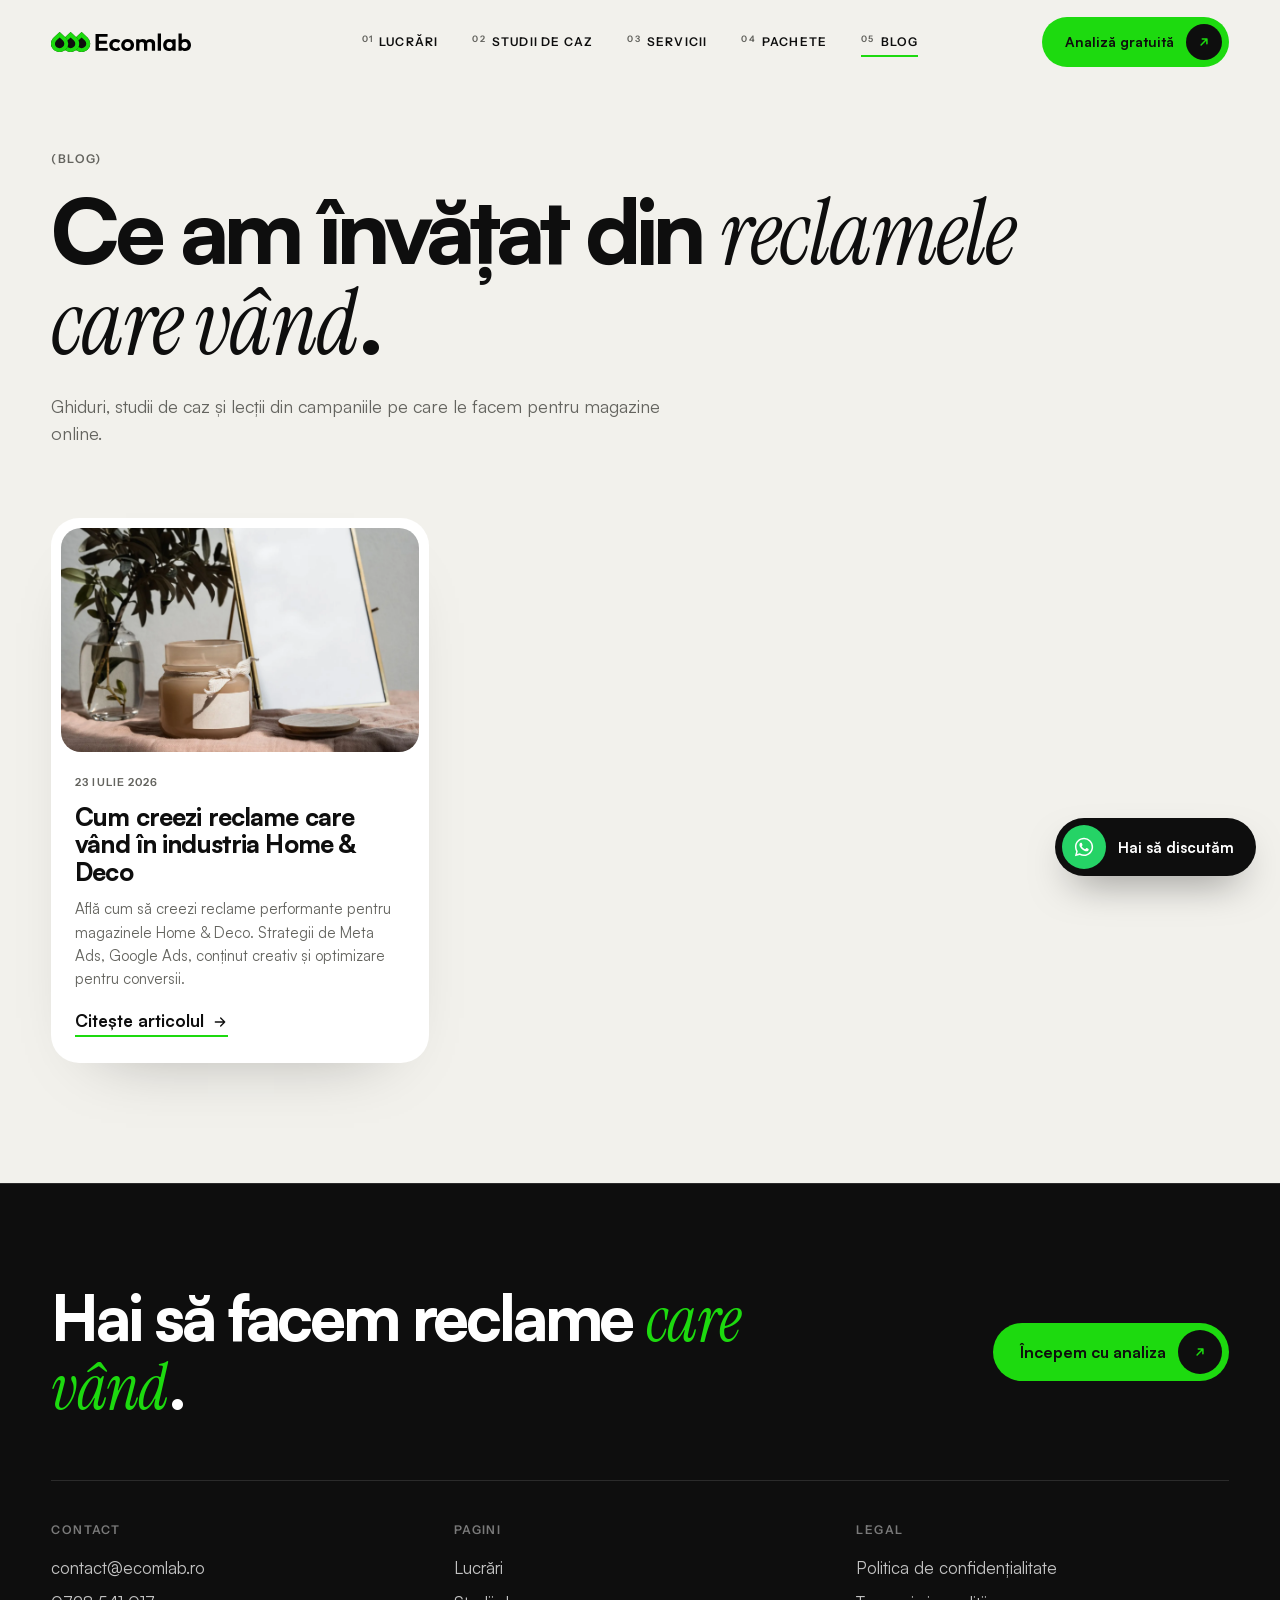
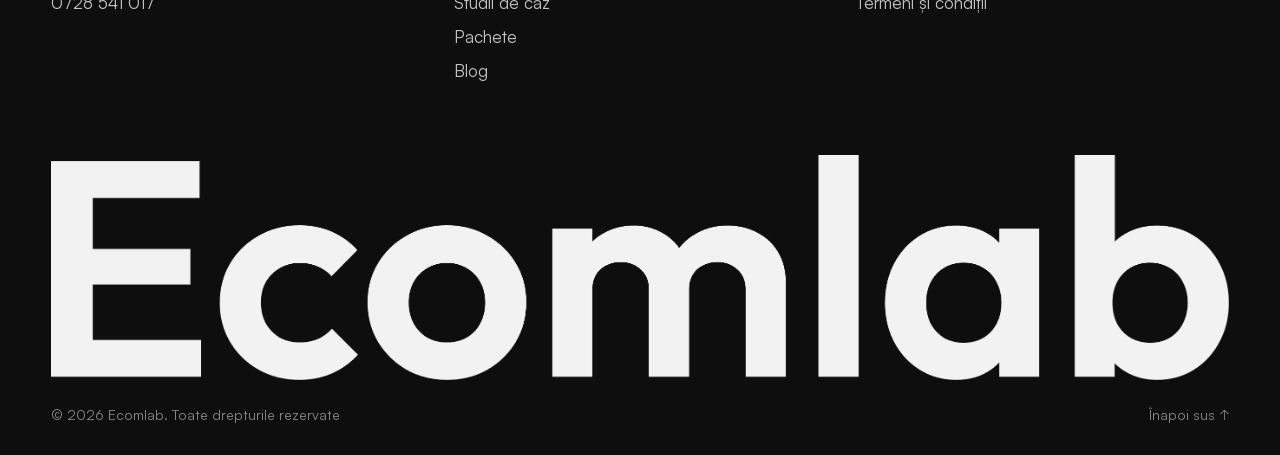
<file: blog.html>
<!DOCTYPE html>
<html lang="ro">
<head>
  <meta charset="UTF-8">
  <meta name="viewport" content="width=device-width, initial-scale=1.0">
  <title>Blog — Ecomlab</title>
  <meta name="description" content="Ghiduri, studii de caz și ce am învățat din reclamele care chiar vând magazine online.">
  <meta property="og:title" content="Blog — Ecomlab">
  <meta property="og:description" content="Ghiduri, studii de caz și ce am învățat din reclamele care chiar vând magazine online.">
  <meta property="og:type" content="website">
  <meta property="og:image" content="https://ecomlab.ro/assets/social.png">
  <meta property="og:image:width" content="1200">
  <meta property="og:image:height" content="630">
  <meta name="twitter:card" content="summary_large_image">
  <meta name="robots" content="index, follow">
  <link rel="icon" type="image/png" sizes="96x96" href="assets/favicon.png">
  <link rel="apple-touch-icon" sizes="180x180" href="assets/favicon-180.png">
  <link rel="preload" href="assets/fonts/satoshi-variable.woff2" as="font" type="font/woff2" crossorigin>
  <script>document.documentElement.classList.add("js");</script>
  <link rel="stylesheet" href="css/fonts.css?v=6">
  <link rel="stylesheet" href="css/landing.css?v=32">
  <link rel="stylesheet" href="css/pages.css?v=1">
</head>
<body id="top">

  <!-- ── Meniu fix ─────────────────────────────────────────────── -->
  <header class="navbar">
    <div class="navbar__bar">
      <a class="navbar__logo" href="index.html" aria-label="Ecomlab — pagina principală">
        <img src="assets/logo-dark.svg" alt="Ecomlab" width="132" height="20">
      </a>
      <nav class="navbar__links" id="nav-links" aria-label="Navigație principală">
        <a href="index.html#lucrari">Lucrări</a>
        <a href="index.html#studii">Studii de caz</a>
        <a href="index.html#servicii">Servicii</a>
        <a href="index.html#pachete">Pachete</a>
        <a href="blog.html" aria-current="page">Blog</a>
        <a class="navbar__links-cta" href="index.html#contact">Analiză gratuită</a>
      </nav>
      <a class="btn btn--green navbar__cta" href="index.html#contact">Analiză gratuită <span class="btn__dot" aria-hidden="true"><svg width="14" height="14" viewBox="0 0 24 24" fill="none"><path d="M7 17 17 7m0 0H9m8 0v8" stroke="currentColor" stroke-width="2.6" stroke-linecap="round" stroke-linejoin="round"/></svg></span></a>
      <button class="navbar__toggle" type="button" aria-expanded="false" aria-controls="nav-links" aria-label="Deschide meniul" data-nav-toggle>
        <span></span><span></span>
      </button>
    </div>
  </header>

  <main class="page">
    <div class="wrap">
    <!-- ── Blog ──────────────────────────────────────────────────── -->
    <header class="page-head">
      <p class="mono page-head__kicker" data-reveal>(Blog)</p>
      <h1 class="page-title" data-reveal style="--d:.05s">Ce am învățat din <em>reclamele care vând</em>.</h1>
      <p class="page-lead" data-reveal style="--d:.1s">Ghiduri, studii de caz și lecții din campaniile pe care le facem pentru magazine online.</p>
    </header>

    <div class="blog-grid">
      <a class="blog-card" href="blog/reclame-home-deco-care-vand.html">
        <div class="blog-card__image">
          <img src="assets/blog/reclame-home-deco-care-vand.webp" alt="Lumânare parfumată, ramură de măslin și oglindă pe o masă — fotografie lifestyle pentru un magazin Home &amp; Deco" width="1600" height="1201" loading="lazy">
        </div>
        <div class="blog-card__body">
          <p class="blog-card__date">23 iulie 2026</p>
          <h2 class="blog-card__title">Cum creezi reclame care vând în industria Home &amp; Deco</h2>
          <p class="blog-card__excerpt">Află cum să creezi reclame performante pentru magazinele Home &amp; Deco. Strategii de Meta Ads, Google Ads, conținut creativ și optimizare pentru conversii.</p>
          <span class="blog-card__link">Citește articolul
            <svg width="16" height="16" viewBox="0 0 24 24" fill="none" aria-hidden="true"><path d="M5 12h14m0 0-6-6m6 6-6 6" stroke="currentColor" stroke-width="2" stroke-linecap="round" stroke-linejoin="round"/></svg>
          </span>
        </div>
      </a>
    </div>
    </div>
  </main>

  <!-- ── Footer ────────────────────────────────────────────────── -->
  <footer class="footer dark">
    <div class="wrap">
      <div class="footer__top">
        <p class="footer__cta">Hai să facem reclame <em>care vând</em>.</p>
        <a class="btn btn--green btn--lg" href="index.html#contact">Începem cu analiza <span class="btn__dot" aria-hidden="true"><svg width="14" height="14" viewBox="0 0 24 24" fill="none"><path d="M7 17 17 7m0 0H9m8 0v8" stroke="currentColor" stroke-width="2.6" stroke-linecap="round" stroke-linejoin="round"/></svg></span></a>
      </div>
      <div class="footer__cols">
        <div>
          <p class="mono footer__label">Contact</p>
          <a href="mailto:contact@ecomlab.ro">contact@ecomlab.ro</a>
          <a href="tel:+40728541017">0728 541 017</a>
        </div>
        <nav aria-label="Pagini">
          <p class="mono footer__label">Pagini</p>
          <a href="index.html#lucrari">Lucrări</a>
          <a href="index.html#studii">Studii de caz</a>
          <a href="index.html#pachete">Pachete</a>
          <a href="blog.html">Blog</a>
        </nav>
        <nav aria-label="Informații legale">
          <p class="mono footer__label">Legal</p>
          <a href="politica-confidentialitate.html">Politica de confidențialitate</a>
          <a href="termeni-si-conditii.html">Termeni și condiții</a>
        </nav>
      </div>
      <img class="footer__wordmark" src="assets/wordmark-white.png" alt="" loading="lazy" width="2715" height="519">
      <div class="footer__bottom">
        <p>© <span data-year>2026</span> Ecomlab. Toate drepturile rezervate</p>
        <a href="#top">Înapoi sus ↑</a>
      </div>
    </div>
  </footer>

  <!-- ── Buton fix: WhatsApp ───────────────────────────────────── -->
  <a class="wa-float" href="https://wa.me/40728541017?text=Salut%21%20Vreau%20s%C4%83%20discut%C4%83m%20despre%20reclamele%20magazinului%20meu." target="_blank" rel="noopener" aria-label="Hai să discutăm pe WhatsApp">
    <span class="wa-float__icon" aria-hidden="true"><svg width="22" height="22" viewBox="0 0 24 24" fill="currentColor"><path d="M12.04 2C6.58 2 2.13 6.45 2.13 11.91c0 1.75.46 3.45 1.32 4.95L2.05 22l5.25-1.38a9.9 9.9 0 0 0 4.74 1.2h.01c5.46 0 9.91-4.45 9.91-9.91 0-2.65-1.03-5.14-2.9-7.01A9.82 9.82 0 0 0 12.04 2Zm0 18.15h-.01a8.2 8.2 0 0 1-4.19-1.15l-.3-.18-3.12.82.83-3.04-.2-.31a8.24 8.24 0 0 1-1.26-4.38c0-4.54 3.7-8.24 8.25-8.24a8.2 8.2 0 0 1 5.83 2.42 8.18 8.18 0 0 1 2.41 5.83c0 4.54-3.7 8.23-8.24 8.23Zm4.52-6.16c-.25-.12-1.47-.72-1.69-.81-.23-.08-.39-.12-.56.12-.17.25-.64.81-.78.97-.14.17-.29.19-.54.06-.25-.12-1.05-.39-1.99-1.23-.74-.66-1.23-1.47-1.38-1.72-.14-.25-.02-.38.11-.51.11-.11.25-.29.37-.43.13-.15.17-.25.25-.42.08-.17.04-.31-.02-.43-.06-.12-.56-1.34-.76-1.84-.2-.48-.41-.42-.56-.43h-.48c-.17 0-.43.06-.66.31-.22.25-.86.85-.86 2.07 0 1.22.89 2.4 1.01 2.56.12.17 1.75 2.67 4.23 3.74.59.26 1.05.41 1.41.52.59.19 1.13.16 1.56.1.48-.07 1.47-.6 1.67-1.18.21-.58.21-1.07.14-1.18-.06-.1-.22-.16-.47-.28Z"/></svg></span>
    <span class="wa-float__text">Hai să discutăm</span>
  </a>

  <script src="js/main.js?v=7" defer></script>
</body>
</html>
</file>
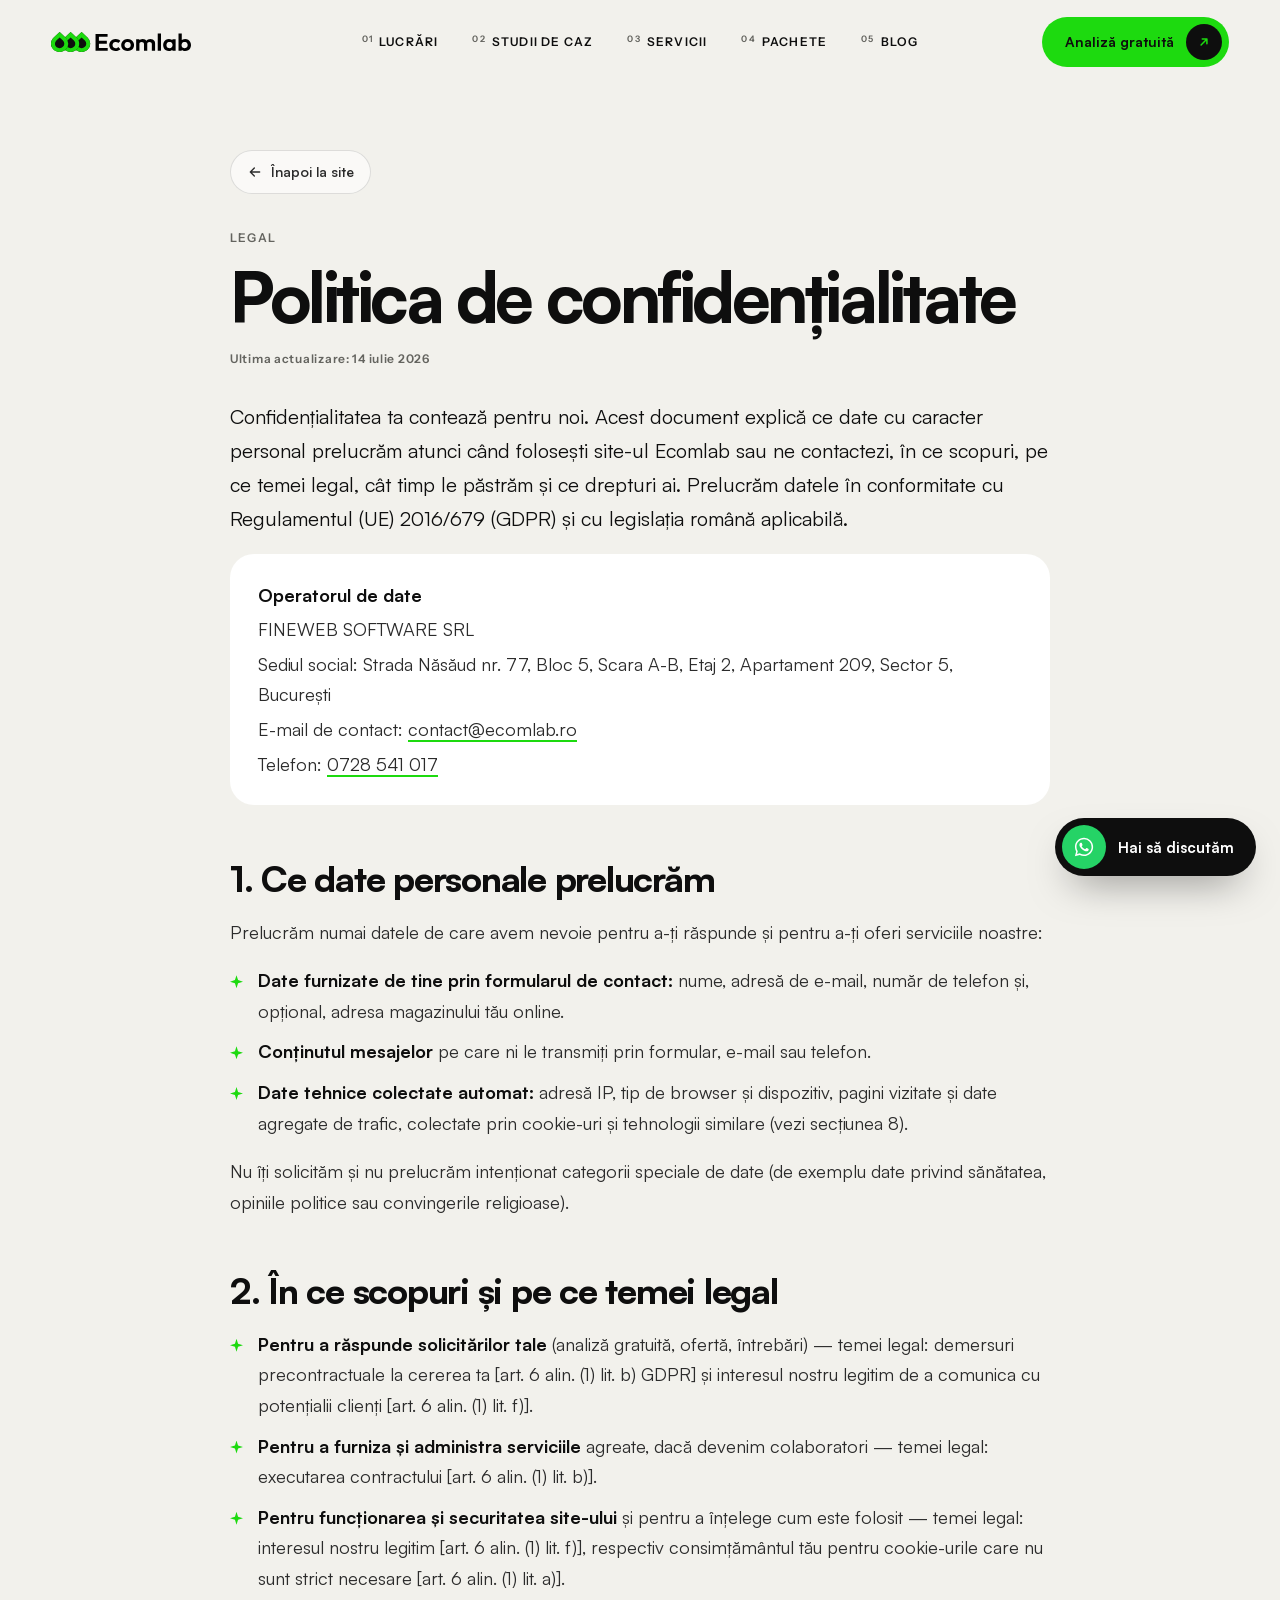
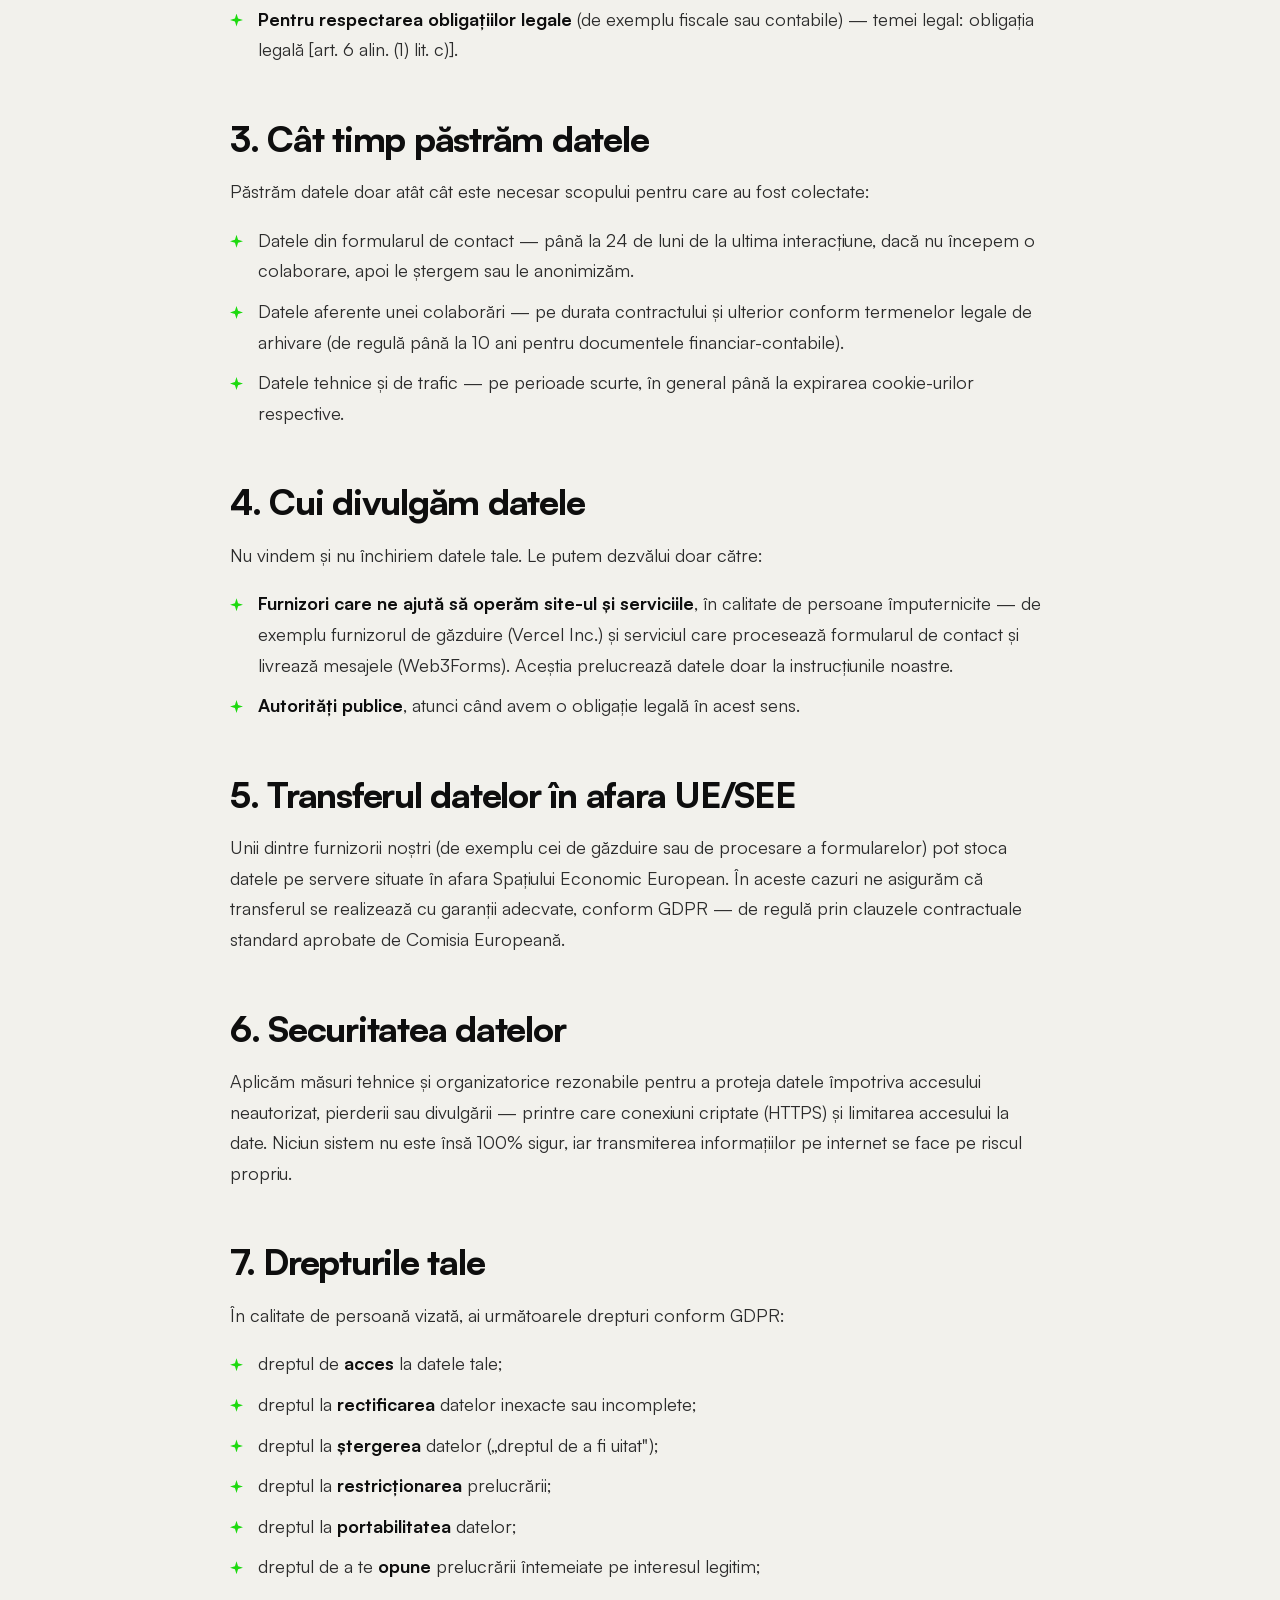
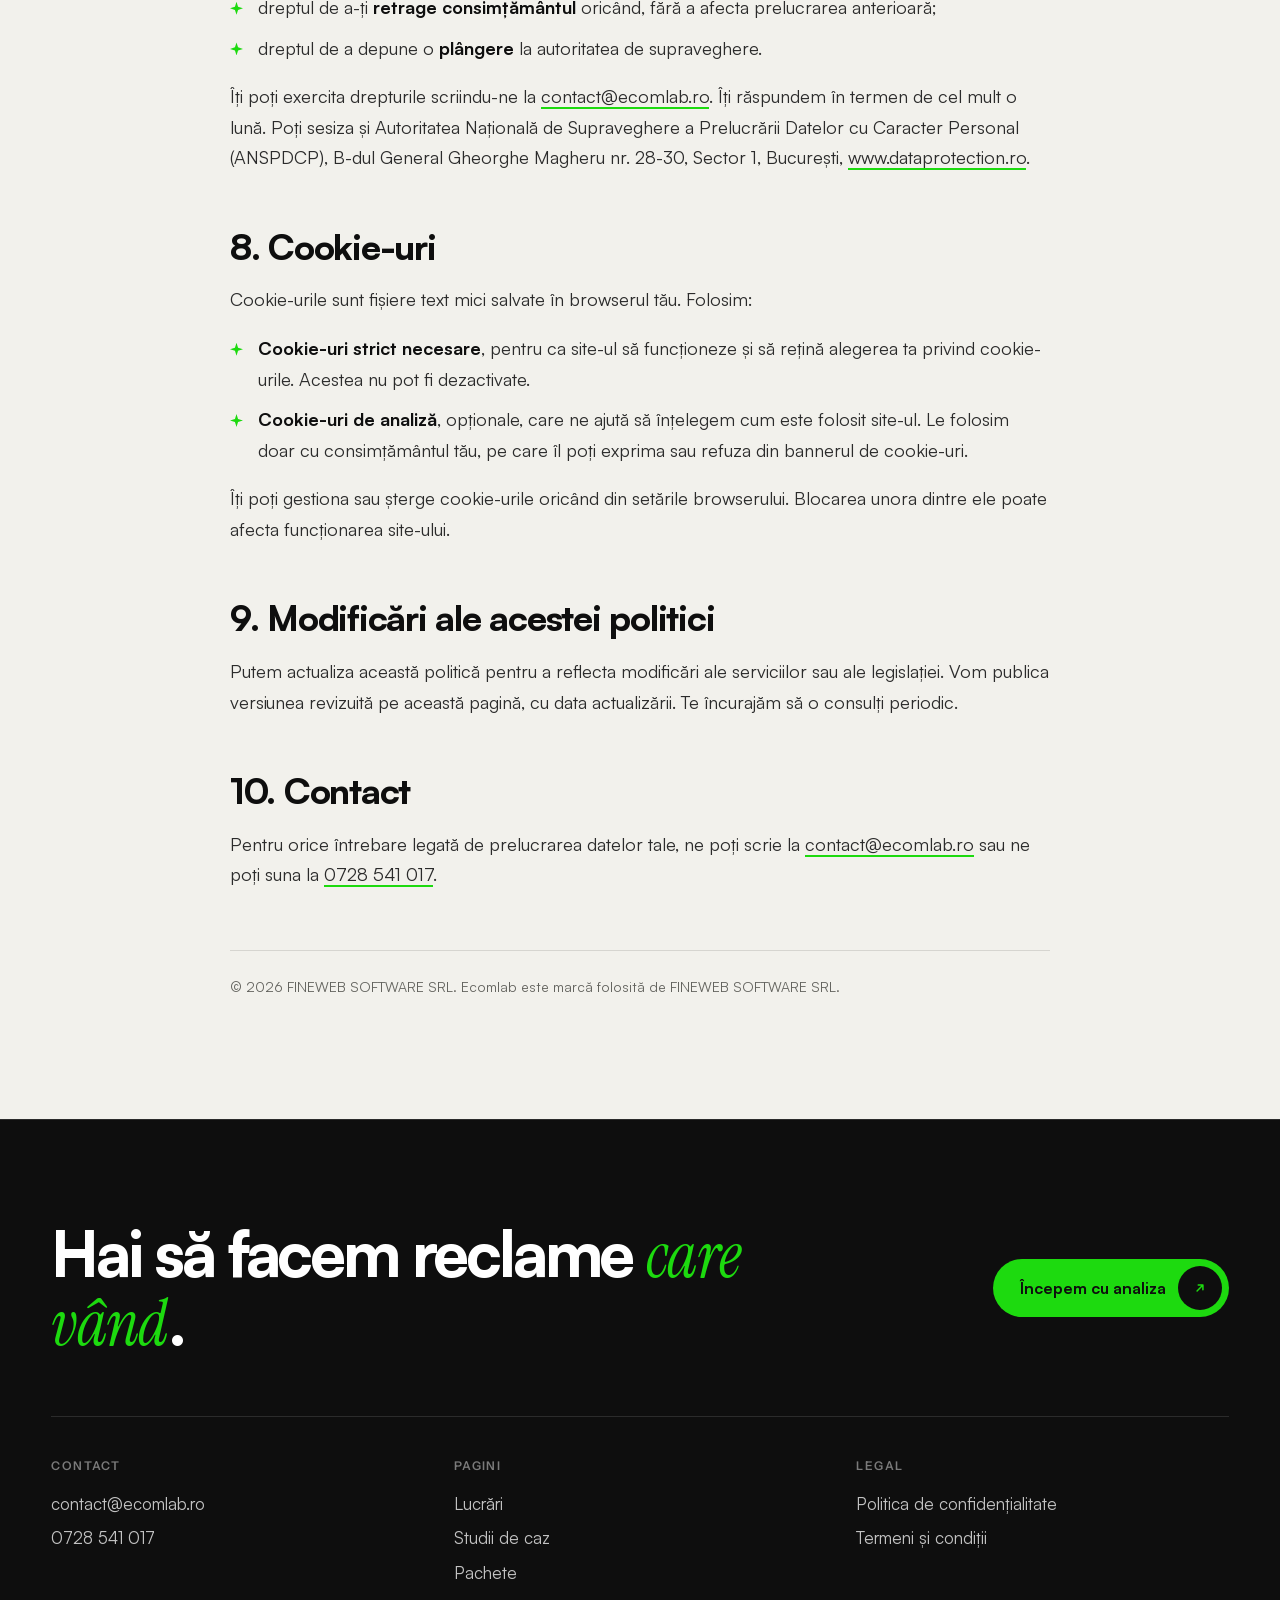
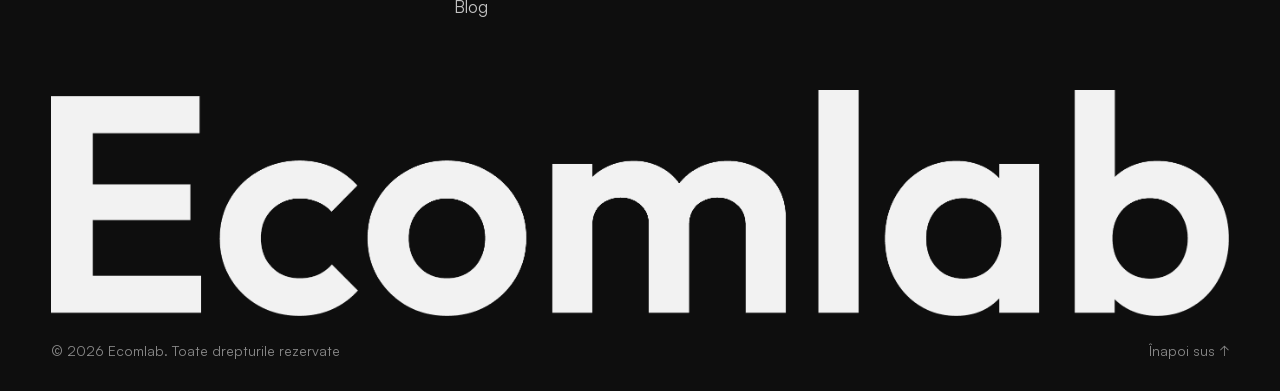
<file: politica-confidentialitate.html>
<!DOCTYPE html>
<html lang="ro">
<head>
  <meta charset="UTF-8">
  <meta name="viewport" content="width=device-width, initial-scale=1.0">
  <title>Politica de confidențialitate — Ecomlab</title>
  <meta name="description" content="Politica de confidențialitate Ecomlab (FINEWEB SOFTWARE SRL): ce date prelucrăm, în ce scop, temeiul legal, cât le păstrăm și drepturile tale conform GDPR.">
  <meta name="robots" content="index, follow">
  <link rel="icon" type="image/png" sizes="96x96" href="assets/favicon.png">
  <link rel="apple-touch-icon" sizes="180x180" href="assets/favicon-180.png">
  <link rel="preload" href="assets/fonts/satoshi-variable.woff2" as="font" type="font/woff2" crossorigin>
  <script>document.documentElement.classList.add("js");</script>
  <link rel="stylesheet" href="css/fonts.css?v=6">
  <link rel="stylesheet" href="css/landing.css?v=32">
  <link rel="stylesheet" href="css/pages.css?v=1">
</head>
<body id="top">

  <header class="navbar">
    <div class="navbar__bar">
      <a class="navbar__logo" href="index.html" aria-label="Ecomlab — pagina principală">
        <img src="assets/logo-dark.svg" alt="Ecomlab" width="132" height="20">
      </a>
      <nav class="navbar__links" id="nav-links" aria-label="Navigație principală">
        <a href="index.html#lucrari">Lucrări</a>
        <a href="index.html#studii">Studii de caz</a>
        <a href="index.html#servicii">Servicii</a>
        <a href="index.html#pachete">Pachete</a>
        <a href="blog.html">Blog</a>
        <a class="navbar__links-cta" href="index.html#contact">Analiză gratuită</a>
      </nav>
      <a class="btn btn--green navbar__cta" href="index.html#contact">Analiză gratuită <span class="btn__dot" aria-hidden="true"><svg width="14" height="14" viewBox="0 0 24 24" fill="none"><path d="M7 17 17 7m0 0H9m8 0v8" stroke="currentColor" stroke-width="2.6" stroke-linecap="round" stroke-linejoin="round"/></svg></span></a>
      <button class="navbar__toggle" type="button" aria-expanded="false" aria-controls="nav-links" aria-label="Deschide meniul" data-nav-toggle>
        <span></span><span></span>
      </button>
    </div>
  </header>

  <main class="page">
    <div class="wrap">
    <div class="legal">
    <a class="legal-back" href="index.html"><svg width="16" height="16" viewBox="0 0 24 24" fill="none" aria-hidden="true"><path d="M19 12H5m0 0 6-6m-6 6 6 6" stroke="currentColor" stroke-width="2" stroke-linecap="round" stroke-linejoin="round"/></svg> Înapoi la site</a>
    <p class="legal__kicker">Legal</p>
    <h1 class="legal__title">Politica de confidențialitate</h1>
    <p class="legal__updated">Ultima actualizare: 14 iulie 2026</p>

    <p class="legal__intro">Confidențialitatea ta contează pentru noi. Acest document explică ce date cu caracter
      personal prelucrăm atunci când folosești site-ul Ecomlab sau ne contactezi, în ce scopuri, pe ce temei
      legal, cât timp le păstrăm și ce drepturi ai. Prelucrăm datele în conformitate cu Regulamentul (UE)
      2016/679 (GDPR) și cu legislația română aplicabilă.</p>

    <div class="legal__box">
      <p><strong>Operatorul de date</strong></p>
      <p>FINEWEB SOFTWARE SRL</p>
      <p>Sediul social: Strada Năsăud nr. 77, Bloc 5, Scara A-B, Etaj 2, Apartament 209, Sector 5, București</p>
      <p>E-mail de contact: <a href="mailto:contact@ecomlab.ro">contact@ecomlab.ro</a></p>
      <p>Telefon: <a href="tel:+40728541017">0728 541 017</a></p>
    </div>

    <h2>1. Ce date personale prelucrăm</h2>
    <p>Prelucrăm numai datele de care avem nevoie pentru a-ți răspunde și pentru a-ți oferi serviciile noastre:</p>
    <ul>
      <li><strong>Date furnizate de tine prin formularul de contact:</strong> nume, adresă de e-mail, număr de
        telefon și, opțional, adresa magazinului tău online.</li>
      <li><strong>Conținutul mesajelor</strong> pe care ni le transmiți prin formular, e-mail sau telefon.</li>
      <li><strong>Date tehnice colectate automat:</strong> adresă IP, tip de browser și dispozitiv, pagini
        vizitate și date agregate de trafic, colectate prin cookie-uri și tehnologii similare (vezi secțiunea 8).</li>
    </ul>
    <p>Nu îți solicităm și nu prelucrăm intenționat categorii speciale de date (de exemplu date privind
      sănătatea, opiniile politice sau convingerile religioase).</p>

    <h2>2. În ce scopuri și pe ce temei legal</h2>
    <ul>
      <li><strong>Pentru a răspunde solicitărilor tale</strong> (analiză gratuită, ofertă, întrebări) — temei
        legal: demersuri precontractuale la cererea ta [art. 6 alin. (1) lit. b) GDPR] și interesul nostru
        legitim de a comunica cu potențialii clienți [art. 6 alin. (1) lit. f)].</li>
      <li><strong>Pentru a furniza și administra serviciile</strong> agreate, dacă devenim colaboratori —
        temei legal: executarea contractului [art. 6 alin. (1) lit. b)].</li>
      <li><strong>Pentru funcționarea și securitatea site-ului</strong> și pentru a înțelege cum este folosit —
        temei legal: interesul nostru legitim [art. 6 alin. (1) lit. f)], respectiv consimțământul tău pentru
        cookie-urile care nu sunt strict necesare [art. 6 alin. (1) lit. a)].</li>
      <li><strong>Pentru respectarea obligațiilor legale</strong> (de exemplu fiscale sau contabile) — temei
        legal: obligația legală [art. 6 alin. (1) lit. c)].</li>
    </ul>

    <h2>3. Cât timp păstrăm datele</h2>
    <p>Păstrăm datele doar atât cât este necesar scopului pentru care au fost colectate:</p>
    <ul>
      <li>Datele din formularul de contact — până la 24 de luni de la ultima interacțiune, dacă nu începem o
        colaborare, apoi le ștergem sau le anonimizăm.</li>
      <li>Datele aferente unei colaborări — pe durata contractului și ulterior conform termenelor legale de
        arhivare (de regulă până la 10 ani pentru documentele financiar-contabile).</li>
      <li>Datele tehnice și de trafic — pe perioade scurte, în general până la expirarea cookie-urilor
        respective.</li>
    </ul>

    <h2>4. Cui divulgăm datele</h2>
    <p>Nu vindem și nu închiriem datele tale. Le putem dezvălui doar către:</p>
    <ul>
      <li><strong>Furnizori care ne ajută să operăm site-ul și serviciile</strong>, în calitate de persoane
        împuternicite — de exemplu furnizorul de găzduire (Vercel Inc.) și serviciul care procesează
        formularul de contact și livrează mesajele (Web3Forms). Aceștia prelucrează datele doar la instrucțiunile
        noastre.</li>
      <li><strong>Autorități publice</strong>, atunci când avem o obligație legală în acest sens.</li>
    </ul>

    <h2>5. Transferul datelor în afara UE/SEE</h2>
    <p>Unii dintre furnizorii noștri (de exemplu cei de găzduire sau de procesare a formularelor) pot stoca
      datele pe servere situate în afara Spațiului Economic European. În aceste cazuri ne asigurăm că transferul
      se realizează cu garanții adecvate, conform GDPR — de regulă prin clauzele contractuale standard aprobate
      de Comisia Europeană.</p>

    <h2>6. Securitatea datelor</h2>
    <p>Aplicăm măsuri tehnice și organizatorice rezonabile pentru a proteja datele împotriva accesului
      neautorizat, pierderii sau divulgării — printre care conexiuni criptate (HTTPS) și limitarea accesului la
      date. Niciun sistem nu este însă 100% sigur, iar transmiterea informațiilor pe internet se face pe riscul
      propriu.</p>

    <h2>7. Drepturile tale</h2>
    <p>În calitate de persoană vizată, ai următoarele drepturi conform GDPR:</p>
    <ul>
      <li>dreptul de <strong>acces</strong> la datele tale;</li>
      <li>dreptul la <strong>rectificarea</strong> datelor inexacte sau incomplete;</li>
      <li>dreptul la <strong>ștergerea</strong> datelor („dreptul de a fi uitat");</li>
      <li>dreptul la <strong>restricționarea</strong> prelucrării;</li>
      <li>dreptul la <strong>portabilitatea</strong> datelor;</li>
      <li>dreptul de a te <strong>opune</strong> prelucrării întemeiate pe interesul legitim;</li>
      <li>dreptul de a-ți <strong>retrage consimțământul</strong> oricând, fără a afecta prelucrarea anterioară;</li>
      <li>dreptul de a depune o <strong>plângere</strong> la autoritatea de supraveghere.</li>
    </ul>
    <p>Îți poți exercita drepturile scriindu-ne la <a href="mailto:contact@ecomlab.ro">contact@ecomlab.ro</a>.
      Îți răspundem în termen de cel mult o lună. Poți sesiza și Autoritatea Națională de Supraveghere a
      Prelucrării Datelor cu Caracter Personal (ANSPDCP), B-dul General Gheorghe Magheru nr. 28-30, Sector 1,
      București, <a href="https://www.dataprotection.ro" target="_blank" rel="noopener">www.dataprotection.ro</a>.</p>

    <h2>8. Cookie-uri</h2>
    <p>Cookie-urile sunt fișiere text mici salvate în browserul tău. Folosim:</p>
    <ul>
      <li><strong>Cookie-uri strict necesare</strong>, pentru ca site-ul să funcționeze și să rețină alegerea ta
        privind cookie-urile. Acestea nu pot fi dezactivate.</li>
      <li><strong>Cookie-uri de analiză</strong>, opționale, care ne ajută să înțelegem cum este folosit site-ul.
        Le folosim doar cu consimțământul tău, pe care îl poți exprima sau refuza din bannerul de cookie-uri.</li>
    </ul>
    <p>Îți poți gestiona sau șterge cookie-urile oricând din setările browserului. Blocarea unora dintre ele
      poate afecta funcționarea site-ului.</p>

    <h2>9. Modificări ale acestei politici</h2>
    <p>Putem actualiza această politică pentru a reflecta modificări ale serviciilor sau ale legislației. Vom
      publica versiunea revizuită pe această pagină, cu data actualizării. Te încurajăm să o consulți periodic.</p>

    <h2>10. Contact</h2>
    <p>Pentru orice întrebare legată de prelucrarea datelor tale, ne poți scrie la
      <a href="mailto:contact@ecomlab.ro">contact@ecomlab.ro</a> sau ne poți suna la
      <a href="tel:+40728541017">0728 541 017</a>.</p>

    <p class="legal__foot">© <span data-year>2026</span> FINEWEB SOFTWARE SRL. Ecomlab este marcă folosită de
      FINEWEB SOFTWARE SRL.</p>
    </div>
    </div>
  </main>

  <footer class="footer dark">
    <div class="wrap">
      <div class="footer__top">
        <p class="footer__cta">Hai să facem reclame <em>care vând</em>.</p>
        <a class="btn btn--green btn--lg" href="index.html#contact">Începem cu analiza <span class="btn__dot" aria-hidden="true"><svg width="14" height="14" viewBox="0 0 24 24" fill="none"><path d="M7 17 17 7m0 0H9m8 0v8" stroke="currentColor" stroke-width="2.6" stroke-linecap="round" stroke-linejoin="round"/></svg></span></a>
      </div>
      <div class="footer__cols">
        <div>
          <p class="mono footer__label">Contact</p>
          <a href="mailto:contact@ecomlab.ro">contact@ecomlab.ro</a>
          <a href="tel:+40728541017">0728 541 017</a>
        </div>
        <nav aria-label="Pagini">
          <p class="mono footer__label">Pagini</p>
          <a href="index.html#lucrari">Lucrări</a>
          <a href="index.html#studii">Studii de caz</a>
          <a href="index.html#pachete">Pachete</a>
          <a href="blog.html">Blog</a>
        </nav>
        <nav aria-label="Informații legale">
          <p class="mono footer__label">Legal</p>
          <a href="politica-confidentialitate.html">Politica de confidențialitate</a>
          <a href="termeni-si-conditii.html">Termeni și condiții</a>
        </nav>
      </div>
      <img class="footer__wordmark" src="assets/wordmark-white.png" alt="" loading="lazy" width="2715" height="519">
      <div class="footer__bottom">
        <p>© <span data-year>2026</span> Ecomlab. Toate drepturile rezervate</p>
        <a href="#top">Înapoi sus ↑</a>
      </div>
    </div>
  </footer>

  <!-- ── Buton fix: WhatsApp ───────────────────────────────────── -->
  <a class="wa-float" href="https://wa.me/40728541017?text=Salut%21%20Vreau%20s%C4%83%20discut%C4%83m%20despre%20reclamele%20magazinului%20meu." target="_blank" rel="noopener" aria-label="Hai să discutăm pe WhatsApp">
    <span class="wa-float__icon" aria-hidden="true"><svg width="22" height="22" viewBox="0 0 24 24" fill="currentColor"><path d="M12.04 2C6.58 2 2.13 6.45 2.13 11.91c0 1.75.46 3.45 1.32 4.95L2.05 22l5.25-1.38a9.9 9.9 0 0 0 4.74 1.2h.01c5.46 0 9.91-4.45 9.91-9.91 0-2.65-1.03-5.14-2.9-7.01A9.82 9.82 0 0 0 12.04 2Zm0 18.15h-.01a8.2 8.2 0 0 1-4.19-1.15l-.3-.18-3.12.82.83-3.04-.2-.31a8.24 8.24 0 0 1-1.26-4.38c0-4.54 3.7-8.24 8.25-8.24a8.2 8.2 0 0 1 5.83 2.42 8.18 8.18 0 0 1 2.41 5.83c0 4.54-3.7 8.23-8.24 8.23Zm4.52-6.16c-.25-.12-1.47-.72-1.69-.81-.23-.08-.39-.12-.56.12-.17.25-.64.81-.78.97-.14.17-.29.19-.54.06-.25-.12-1.05-.39-1.99-1.23-.74-.66-1.23-1.47-1.38-1.72-.14-.25-.02-.38.11-.51.11-.11.25-.29.37-.43.13-.15.17-.25.25-.42.08-.17.04-.31-.02-.43-.06-.12-.56-1.34-.76-1.84-.2-.48-.41-.42-.56-.43h-.48c-.17 0-.43.06-.66.31-.22.25-.86.85-.86 2.07 0 1.22.89 2.4 1.01 2.56.12.17 1.75 2.67 4.23 3.74.59.26 1.05.41 1.41.52.59.19 1.13.16 1.56.1.48-.07 1.47-.6 1.67-1.18.21-.58.21-1.07.14-1.18-.06-.1-.22-.16-.47-.28Z"/></svg></span>
    <span class="wa-float__text">Hai să discutăm</span>
  </a>

  <script src="js/main.js?v=7" defer></script>
</body>
</html>
</file>
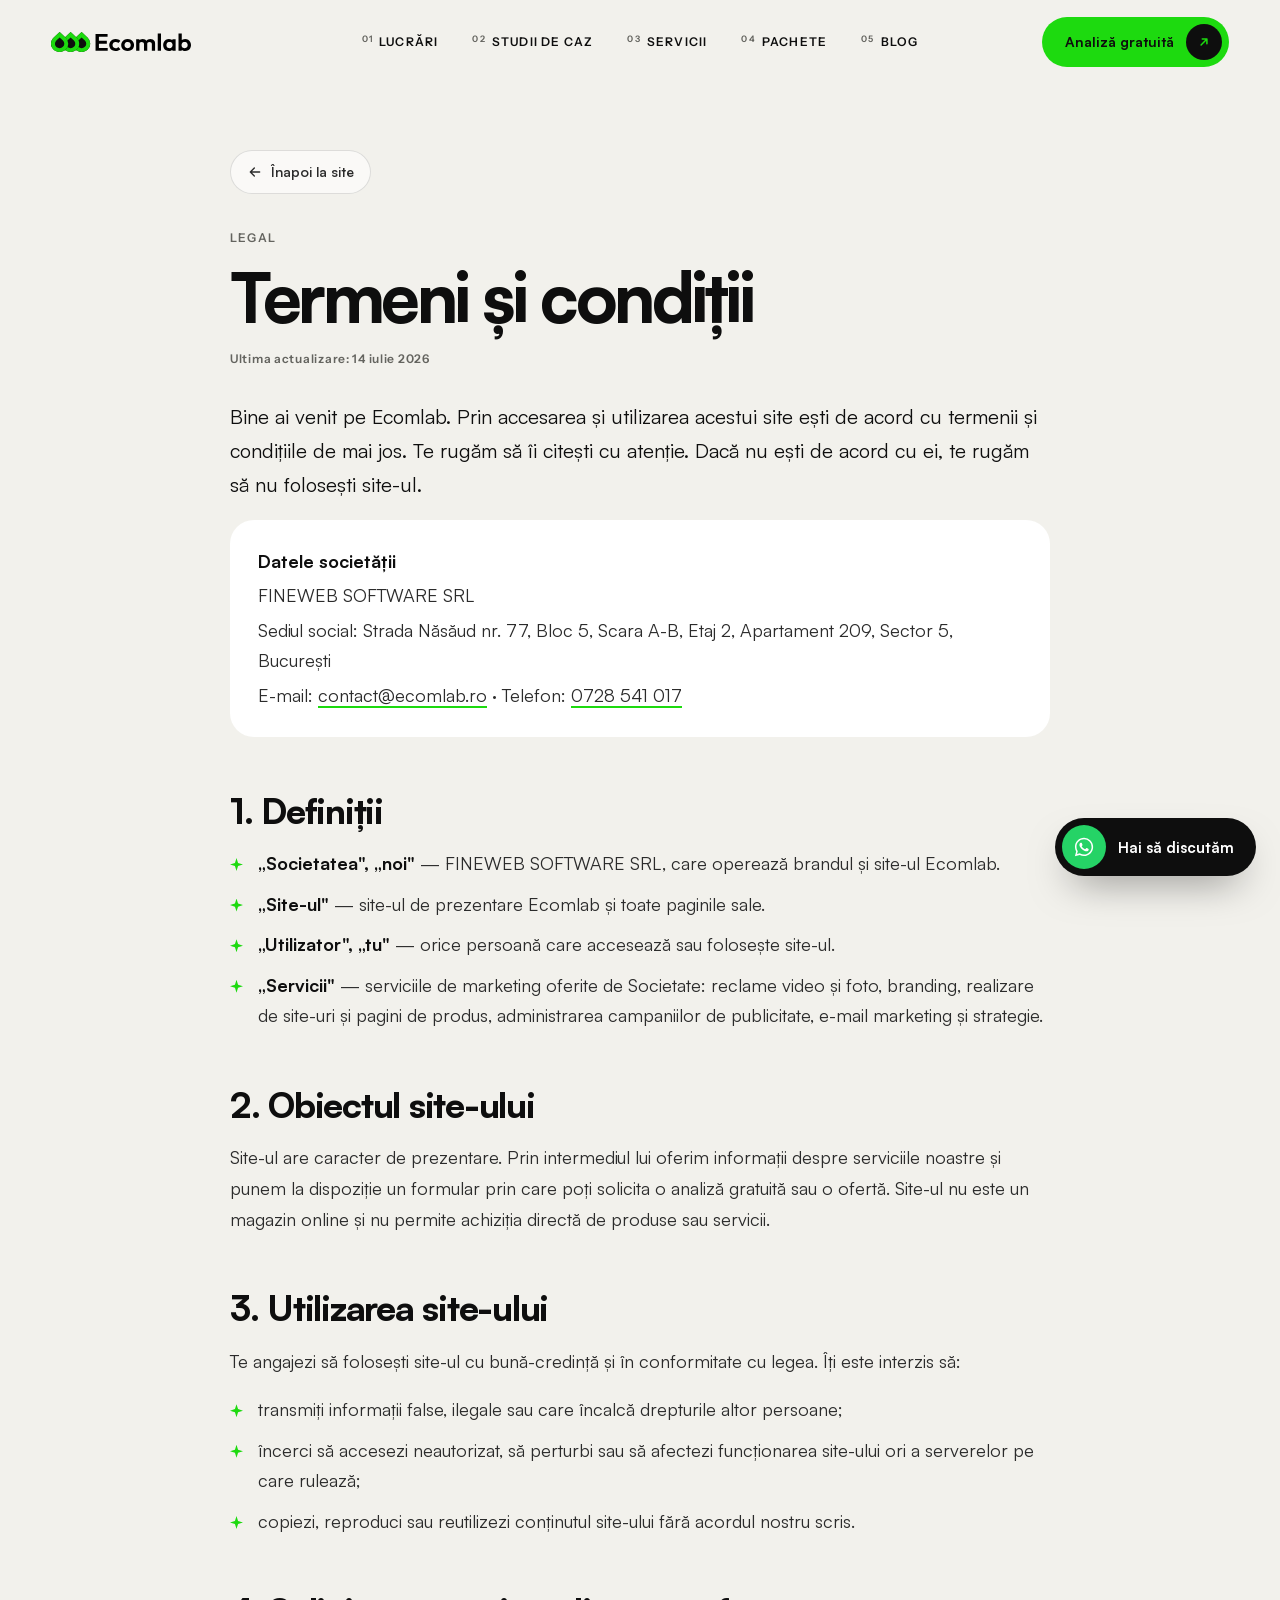
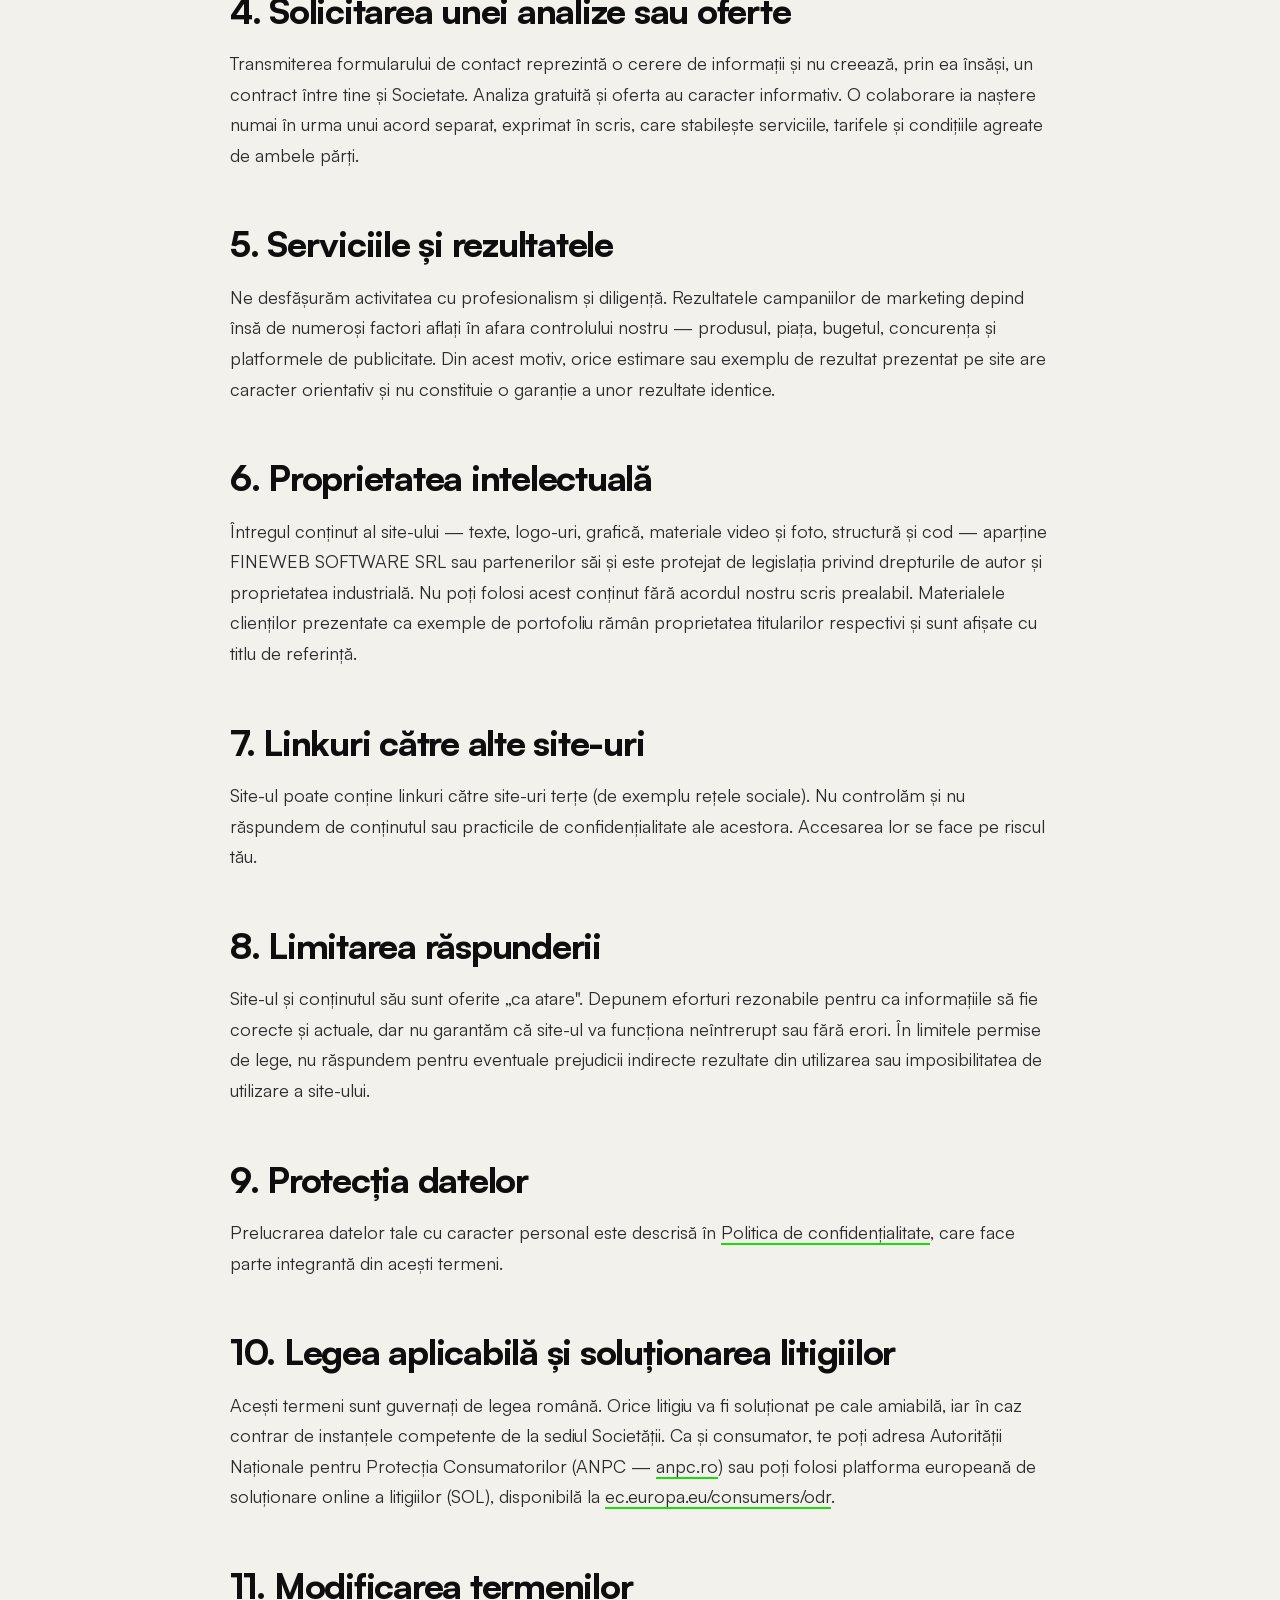
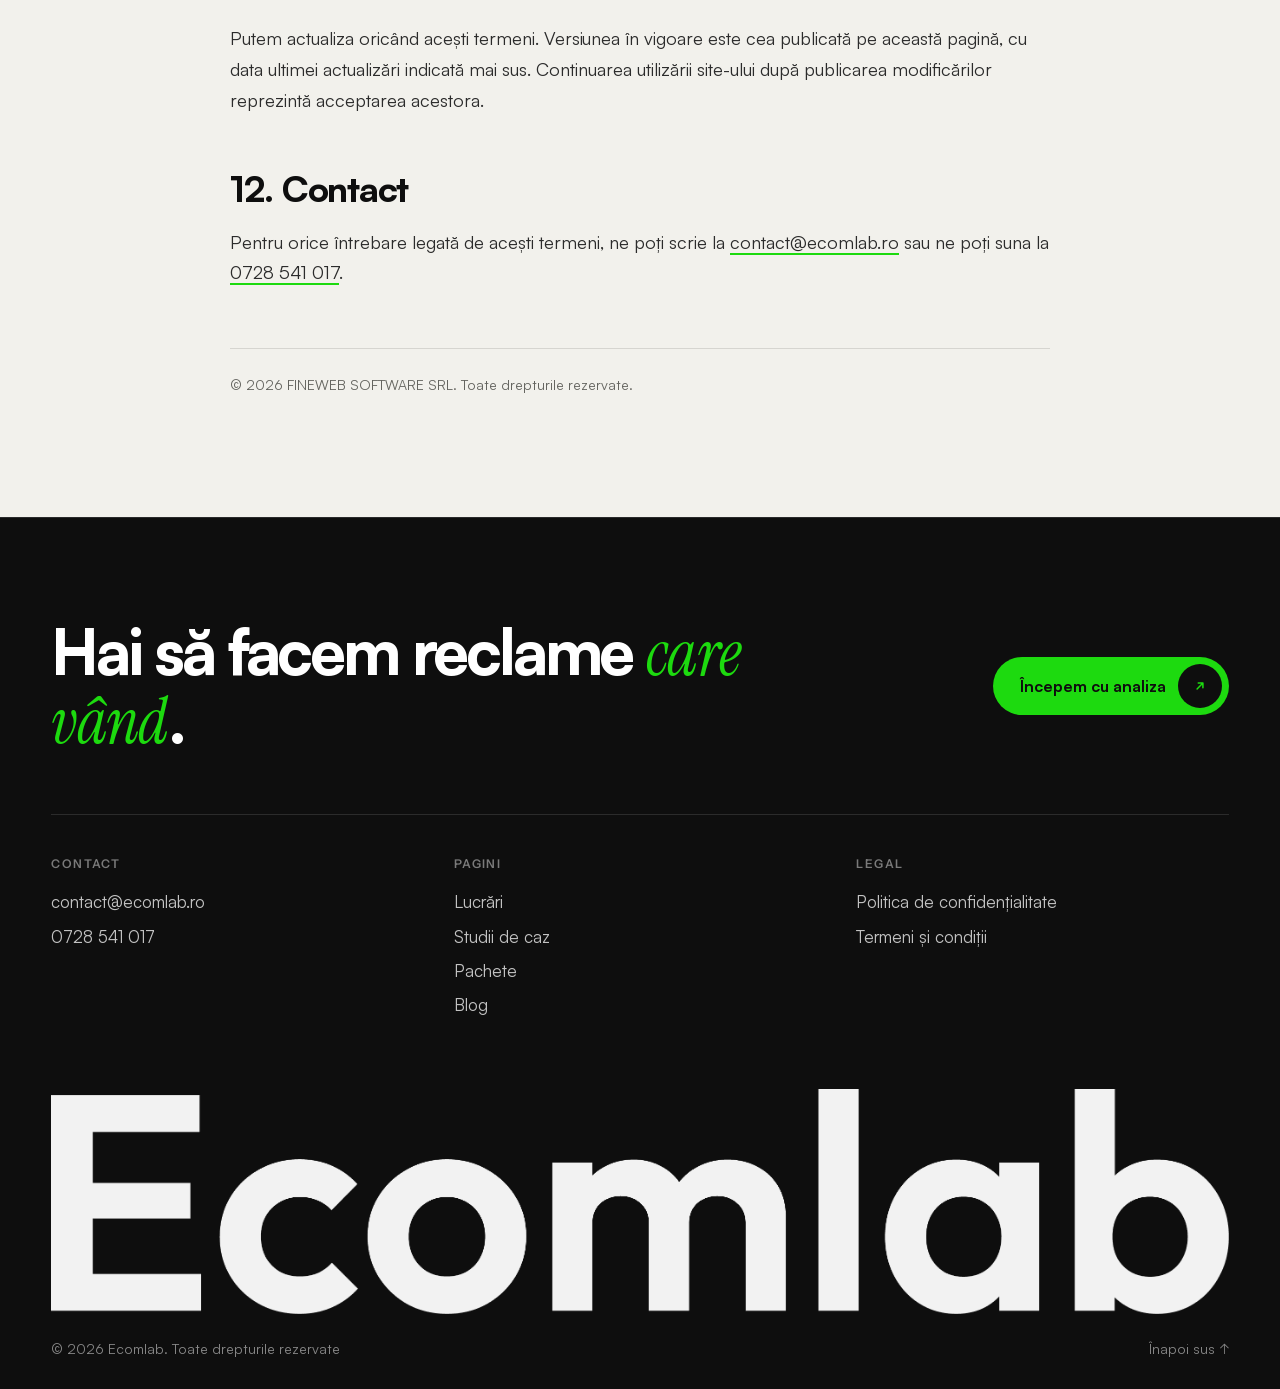
<file: termeni-si-conditii.html>
<!DOCTYPE html>
<html lang="ro">
<head>
  <meta charset="UTF-8">
  <meta name="viewport" content="width=device-width, initial-scale=1.0">
  <title>Termeni și condiții — Ecomlab</title>
  <meta name="description" content="Termenii și condițiile de utilizare a site-ului Ecomlab, operat de FINEWEB SOFTWARE SRL: obiect, servicii, drepturi de proprietate intelectuală, răspundere și soluționarea litigiilor.">
  <meta name="robots" content="index, follow">
  <link rel="icon" type="image/png" sizes="96x96" href="assets/favicon.png">
  <link rel="apple-touch-icon" sizes="180x180" href="assets/favicon-180.png">
  <link rel="preload" href="assets/fonts/satoshi-variable.woff2" as="font" type="font/woff2" crossorigin>
  <script>document.documentElement.classList.add("js");</script>
  <link rel="stylesheet" href="css/fonts.css?v=6">
  <link rel="stylesheet" href="css/landing.css?v=32">
  <link rel="stylesheet" href="css/pages.css?v=1">
</head>
<body id="top">

  <header class="navbar">
    <div class="navbar__bar">
      <a class="navbar__logo" href="index.html" aria-label="Ecomlab — pagina principală">
        <img src="assets/logo-dark.svg" alt="Ecomlab" width="132" height="20">
      </a>
      <nav class="navbar__links" id="nav-links" aria-label="Navigație principală">
        <a href="index.html#lucrari">Lucrări</a>
        <a href="index.html#studii">Studii de caz</a>
        <a href="index.html#servicii">Servicii</a>
        <a href="index.html#pachete">Pachete</a>
        <a href="blog.html">Blog</a>
        <a class="navbar__links-cta" href="index.html#contact">Analiză gratuită</a>
      </nav>
      <a class="btn btn--green navbar__cta" href="index.html#contact">Analiză gratuită <span class="btn__dot" aria-hidden="true"><svg width="14" height="14" viewBox="0 0 24 24" fill="none"><path d="M7 17 17 7m0 0H9m8 0v8" stroke="currentColor" stroke-width="2.6" stroke-linecap="round" stroke-linejoin="round"/></svg></span></a>
      <button class="navbar__toggle" type="button" aria-expanded="false" aria-controls="nav-links" aria-label="Deschide meniul" data-nav-toggle>
        <span></span><span></span>
      </button>
    </div>
  </header>

  <main class="page">
    <div class="wrap">
    <div class="legal">
    <a class="legal-back" href="index.html"><svg width="16" height="16" viewBox="0 0 24 24" fill="none" aria-hidden="true"><path d="M19 12H5m0 0 6-6m-6 6 6 6" stroke="currentColor" stroke-width="2" stroke-linecap="round" stroke-linejoin="round"/></svg> Înapoi la site</a>
    <p class="legal__kicker">Legal</p>
    <h1 class="legal__title">Termeni și condiții</h1>
    <p class="legal__updated">Ultima actualizare: 14 iulie 2026</p>

    <p class="legal__intro">Bine ai venit pe Ecomlab. Prin accesarea și utilizarea acestui site ești de acord cu
      termenii și condițiile de mai jos. Te rugăm să îi citești cu atenție. Dacă nu ești de acord cu ei, te rugăm
      să nu folosești site-ul.</p>

    <div class="legal__box">
      <p><strong>Datele societății</strong></p>
      <p>FINEWEB SOFTWARE SRL</p>
      <p>Sediul social: Strada Năsăud nr. 77, Bloc 5, Scara A-B, Etaj 2, Apartament 209, Sector 5, București</p>
      <p>E-mail: <a href="mailto:contact@ecomlab.ro">contact@ecomlab.ro</a> · Telefon: <a href="tel:+40728541017">0728 541 017</a></p>
    </div>

    <h2>1. Definiții</h2>
    <ul>
      <li><strong>„Societatea", „noi"</strong> — FINEWEB SOFTWARE SRL, care operează brandul și site-ul Ecomlab.</li>
      <li><strong>„Site-ul"</strong> — site-ul de prezentare Ecomlab și toate paginile sale.</li>
      <li><strong>„Utilizator", „tu"</strong> — orice persoană care accesează sau folosește site-ul.</li>
      <li><strong>„Servicii"</strong> — serviciile de marketing oferite de Societate: reclame video și foto,
        branding, realizare de site-uri și pagini de produs, administrarea campaniilor de publicitate, e-mail
        marketing și strategie.</li>
    </ul>

    <h2>2. Obiectul site-ului</h2>
    <p>Site-ul are caracter de prezentare. Prin intermediul lui oferim informații despre serviciile noastre și
      punem la dispoziție un formular prin care poți solicita o analiză gratuită sau o ofertă. Site-ul nu este un
      magazin online și nu permite achiziția directă de produse sau servicii.</p>

    <h2>3. Utilizarea site-ului</h2>
    <p>Te angajezi să folosești site-ul cu bună-credință și în conformitate cu legea. Îți este interzis să:</p>
    <ul>
      <li>transmiți informații false, ilegale sau care încalcă drepturile altor persoane;</li>
      <li>încerci să accesezi neautorizat, să perturbi sau să afectezi funcționarea site-ului ori a serverelor
        pe care rulează;</li>
      <li>copiezi, reproduci sau reutilizezi conținutul site-ului fără acordul nostru scris.</li>
    </ul>

    <h2>4. Solicitarea unei analize sau oferte</h2>
    <p>Transmiterea formularului de contact reprezintă o cerere de informații și nu creează, prin ea însăși,
      un contract între tine și Societate. Analiza gratuită și oferta au caracter informativ. O colaborare ia
      naștere numai în urma unui acord separat, exprimat în scris, care stabilește serviciile, tarifele și
      condițiile agreate de ambele părți.</p>

    <h2>5. Serviciile și rezultatele</h2>
    <p>Ne desfășurăm activitatea cu profesionalism și diligență. Rezultatele campaniilor de marketing depind
      însă de numeroși factori aflați în afara controlului nostru — produsul, piața, bugetul, concurența și
      platformele de publicitate. Din acest motiv, orice estimare sau exemplu de rezultat prezentat pe site are
      caracter orientativ și nu constituie o garanție a unor rezultate identice.</p>

    <h2>6. Proprietatea intelectuală</h2>
    <p>Întregul conținut al site-ului — texte, logo-uri, grafică, materiale video și foto, structură și cod —
      aparține FINEWEB SOFTWARE SRL sau partenerilor săi și este protejat de legislația privind drepturile de
      autor și proprietatea industrială. Nu poți folosi acest conținut fără acordul nostru scris prealabil.
      Materialele clienților prezentate ca exemple de portofoliu rămân proprietatea titularilor respectivi și sunt
      afișate cu titlu de referință.</p>

    <h2>7. Linkuri către alte site-uri</h2>
    <p>Site-ul poate conține linkuri către site-uri terțe (de exemplu rețele sociale). Nu controlăm și nu
      răspundem de conținutul sau practicile de confidențialitate ale acestora. Accesarea lor se face pe riscul
      tău.</p>

    <h2>8. Limitarea răspunderii</h2>
    <p>Site-ul și conținutul său sunt oferite „ca atare". Depunem eforturi rezonabile pentru ca informațiile să
      fie corecte și actuale, dar nu garantăm că site-ul va funcționa neîntrerupt sau fără erori. În limitele
      permise de lege, nu răspundem pentru eventuale prejudicii indirecte rezultate din utilizarea sau
      imposibilitatea de utilizare a site-ului.</p>

    <h2>9. Protecția datelor</h2>
    <p>Prelucrarea datelor tale cu caracter personal este descrisă în
      <a href="politica-confidentialitate.html">Politica de confidențialitate</a>, care face parte integrantă din
      acești termeni.</p>

    <h2>10. Legea aplicabilă și soluționarea litigiilor</h2>
    <p>Acești termeni sunt guvernați de legea română. Orice litigiu va fi soluționat pe cale amiabilă, iar în caz
      contrar de instanțele competente de la sediul Societății. Ca și consumator, te poți adresa Autorității
      Naționale pentru Protecția Consumatorilor (ANPC — <a href="https://anpc.ro" target="_blank" rel="noopener">anpc.ro</a>)
      sau poți folosi platforma europeană de soluționare online a litigiilor (SOL), disponibilă la
      <a href="https://ec.europa.eu/consumers/odr" target="_blank" rel="noopener">ec.europa.eu/consumers/odr</a>.</p>

    <h2>11. Modificarea termenilor</h2>
    <p>Putem actualiza oricând acești termeni. Versiunea în vigoare este cea publicată pe această pagină, cu data
      ultimei actualizări indicată mai sus. Continuarea utilizării site-ului după publicarea modificărilor
      reprezintă acceptarea acestora.</p>

    <h2>12. Contact</h2>
    <p>Pentru orice întrebare legată de acești termeni, ne poți scrie la
      <a href="mailto:contact@ecomlab.ro">contact@ecomlab.ro</a> sau ne poți suna la
      <a href="tel:+40728541017">0728 541 017</a>.</p>

    <p class="legal__foot">© <span data-year>2026</span> FINEWEB SOFTWARE SRL. Toate drepturile rezervate.</p>
    </div>
    </div>
  </main>

  <footer class="footer dark">
    <div class="wrap">
      <div class="footer__top">
        <p class="footer__cta">Hai să facem reclame <em>care vând</em>.</p>
        <a class="btn btn--green btn--lg" href="index.html#contact">Începem cu analiza <span class="btn__dot" aria-hidden="true"><svg width="14" height="14" viewBox="0 0 24 24" fill="none"><path d="M7 17 17 7m0 0H9m8 0v8" stroke="currentColor" stroke-width="2.6" stroke-linecap="round" stroke-linejoin="round"/></svg></span></a>
      </div>
      <div class="footer__cols">
        <div>
          <p class="mono footer__label">Contact</p>
          <a href="mailto:contact@ecomlab.ro">contact@ecomlab.ro</a>
          <a href="tel:+40728541017">0728 541 017</a>
        </div>
        <nav aria-label="Pagini">
          <p class="mono footer__label">Pagini</p>
          <a href="index.html#lucrari">Lucrări</a>
          <a href="index.html#studii">Studii de caz</a>
          <a href="index.html#pachete">Pachete</a>
          <a href="blog.html">Blog</a>
        </nav>
        <nav aria-label="Informații legale">
          <p class="mono footer__label">Legal</p>
          <a href="politica-confidentialitate.html">Politica de confidențialitate</a>
          <a href="termeni-si-conditii.html">Termeni și condiții</a>
        </nav>
      </div>
      <img class="footer__wordmark" src="assets/wordmark-white.png" alt="" loading="lazy" width="2715" height="519">
      <div class="footer__bottom">
        <p>© <span data-year>2026</span> Ecomlab. Toate drepturile rezervate</p>
        <a href="#top">Înapoi sus ↑</a>
      </div>
    </div>
  </footer>

  <!-- ── Buton fix: WhatsApp ───────────────────────────────────── -->
  <a class="wa-float" href="https://wa.me/40728541017?text=Salut%21%20Vreau%20s%C4%83%20discut%C4%83m%20despre%20reclamele%20magazinului%20meu." target="_blank" rel="noopener" aria-label="Hai să discutăm pe WhatsApp">
    <span class="wa-float__icon" aria-hidden="true"><svg width="22" height="22" viewBox="0 0 24 24" fill="currentColor"><path d="M12.04 2C6.58 2 2.13 6.45 2.13 11.91c0 1.75.46 3.45 1.32 4.95L2.05 22l5.25-1.38a9.9 9.9 0 0 0 4.74 1.2h.01c5.46 0 9.91-4.45 9.91-9.91 0-2.65-1.03-5.14-2.9-7.01A9.82 9.82 0 0 0 12.04 2Zm0 18.15h-.01a8.2 8.2 0 0 1-4.19-1.15l-.3-.18-3.12.82.83-3.04-.2-.31a8.24 8.24 0 0 1-1.26-4.38c0-4.54 3.7-8.24 8.25-8.24a8.2 8.2 0 0 1 5.83 2.42 8.18 8.18 0 0 1 2.41 5.83c0 4.54-3.7 8.23-8.24 8.23Zm4.52-6.16c-.25-.12-1.47-.72-1.69-.81-.23-.08-.39-.12-.56.12-.17.25-.64.81-.78.97-.14.17-.29.19-.54.06-.25-.12-1.05-.39-1.99-1.23-.74-.66-1.23-1.47-1.38-1.72-.14-.25-.02-.38.11-.51.11-.11.25-.29.37-.43.13-.15.17-.25.25-.42.08-.17.04-.31-.02-.43-.06-.12-.56-1.34-.76-1.84-.2-.48-.41-.42-.56-.43h-.48c-.17 0-.43.06-.66.31-.22.25-.86.85-.86 2.07 0 1.22.89 2.4 1.01 2.56.12.17 1.75 2.67 4.23 3.74.59.26 1.05.41 1.41.52.59.19 1.13.16 1.56.1.48-.07 1.47-.6 1.67-1.18.21-.58.21-1.07.14-1.18-.06-.1-.22-.16-.47-.28Z"/></svg></span>
    <span class="wa-float__text">Hai să discutăm</span>
  </a>

  <script src="js/main.js?v=7" defer></script>
</body>
</html>
</file>
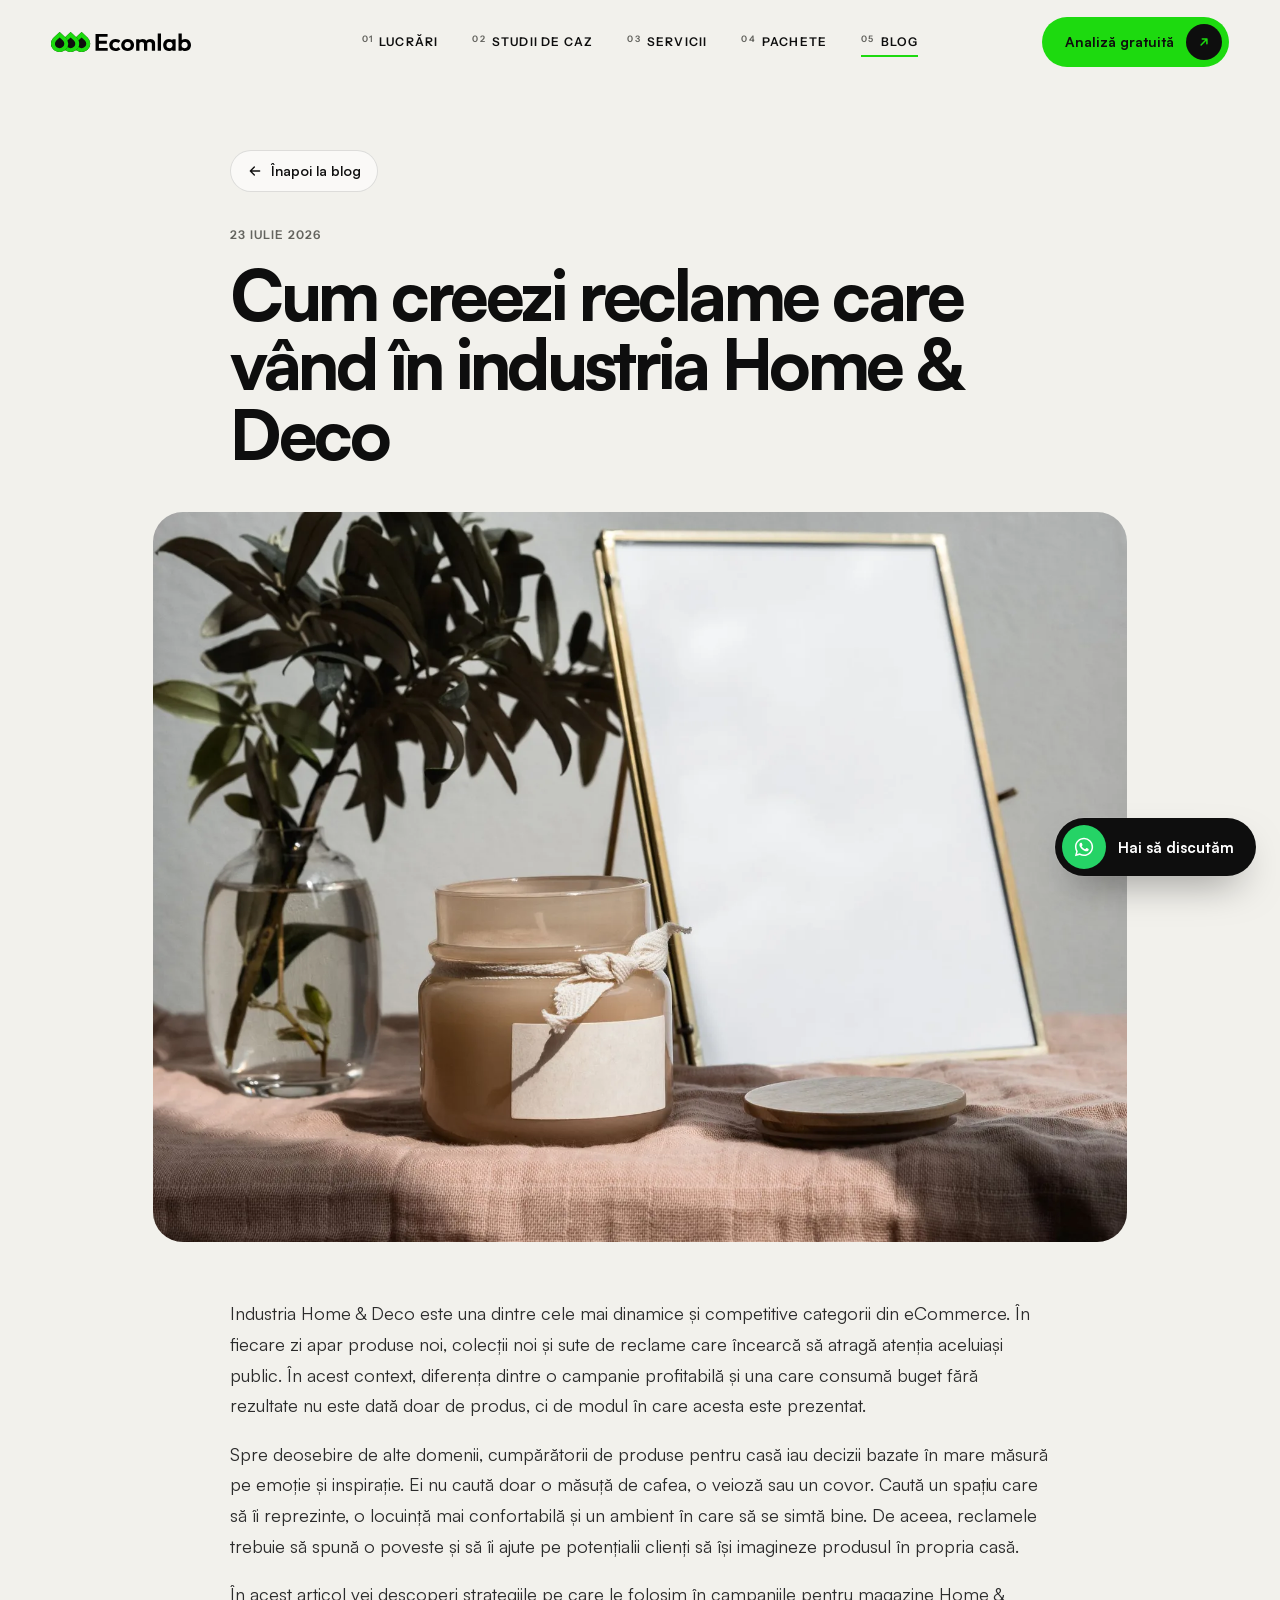
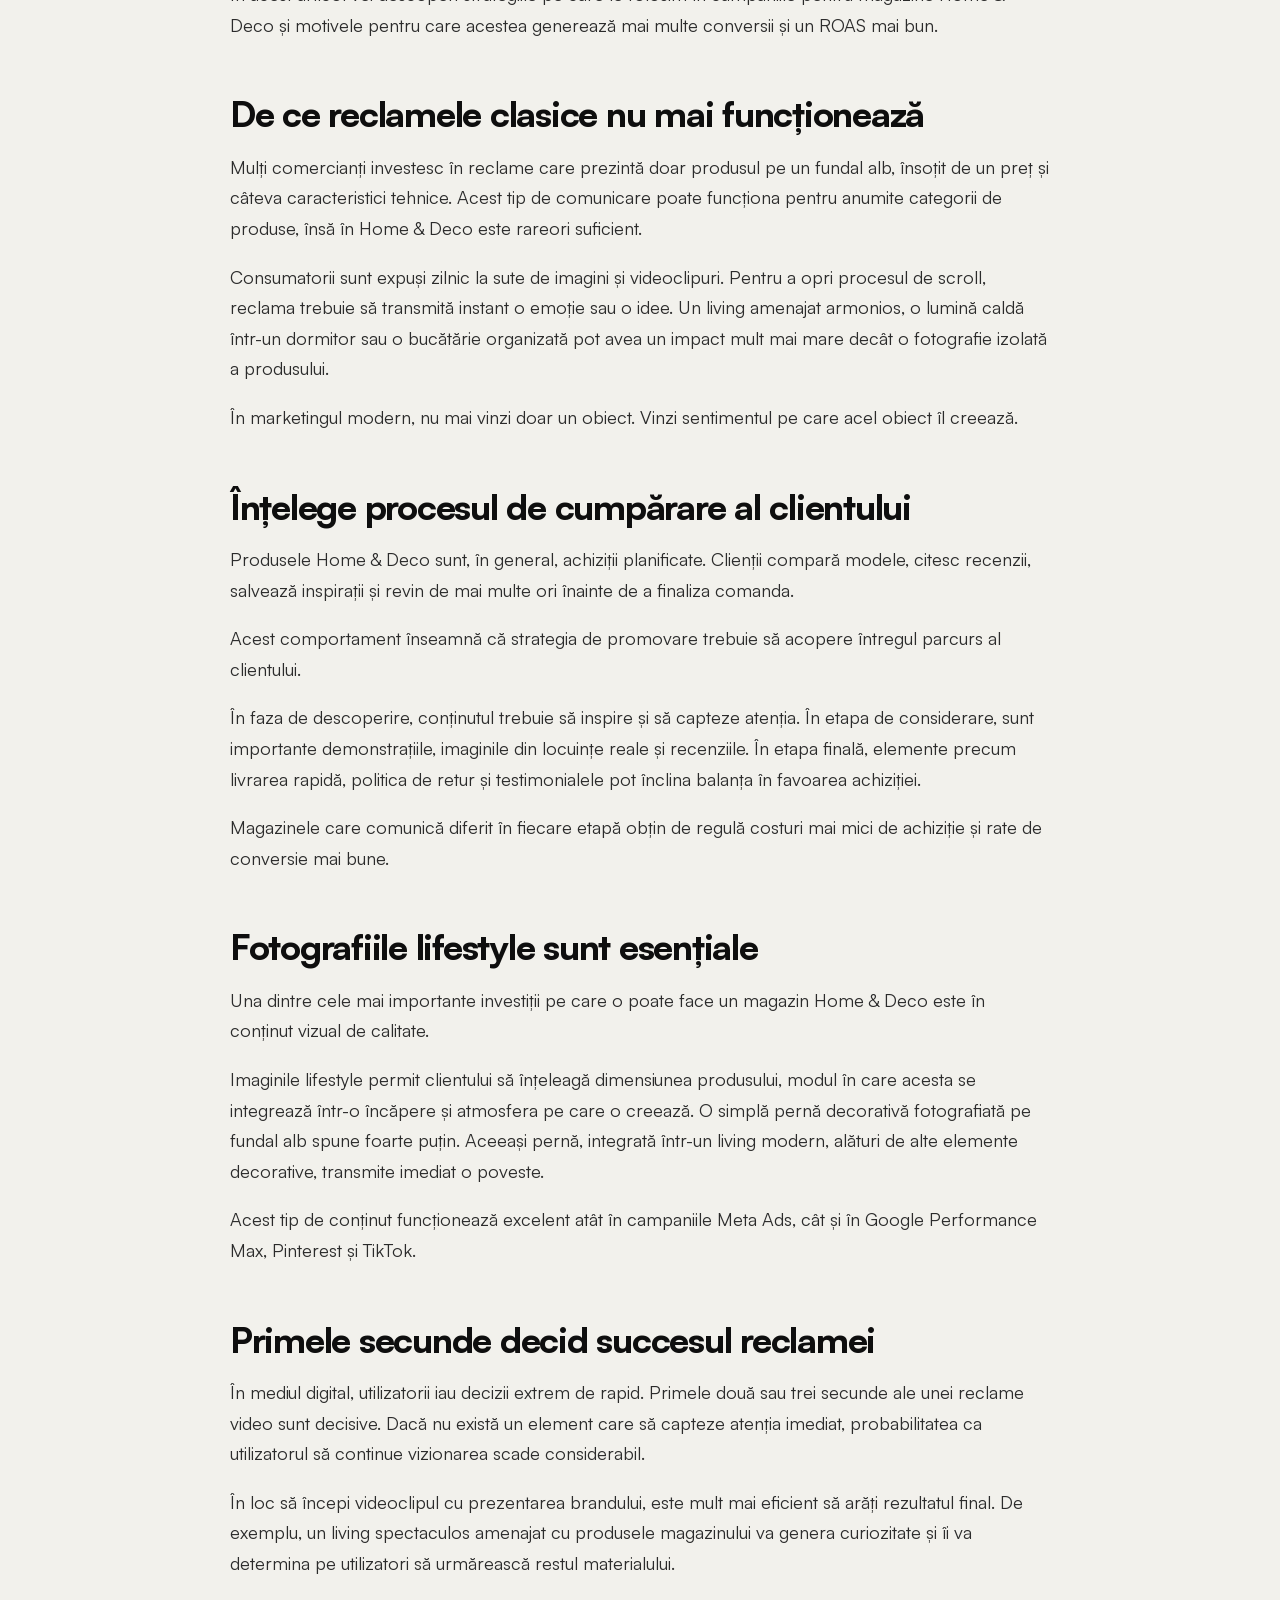
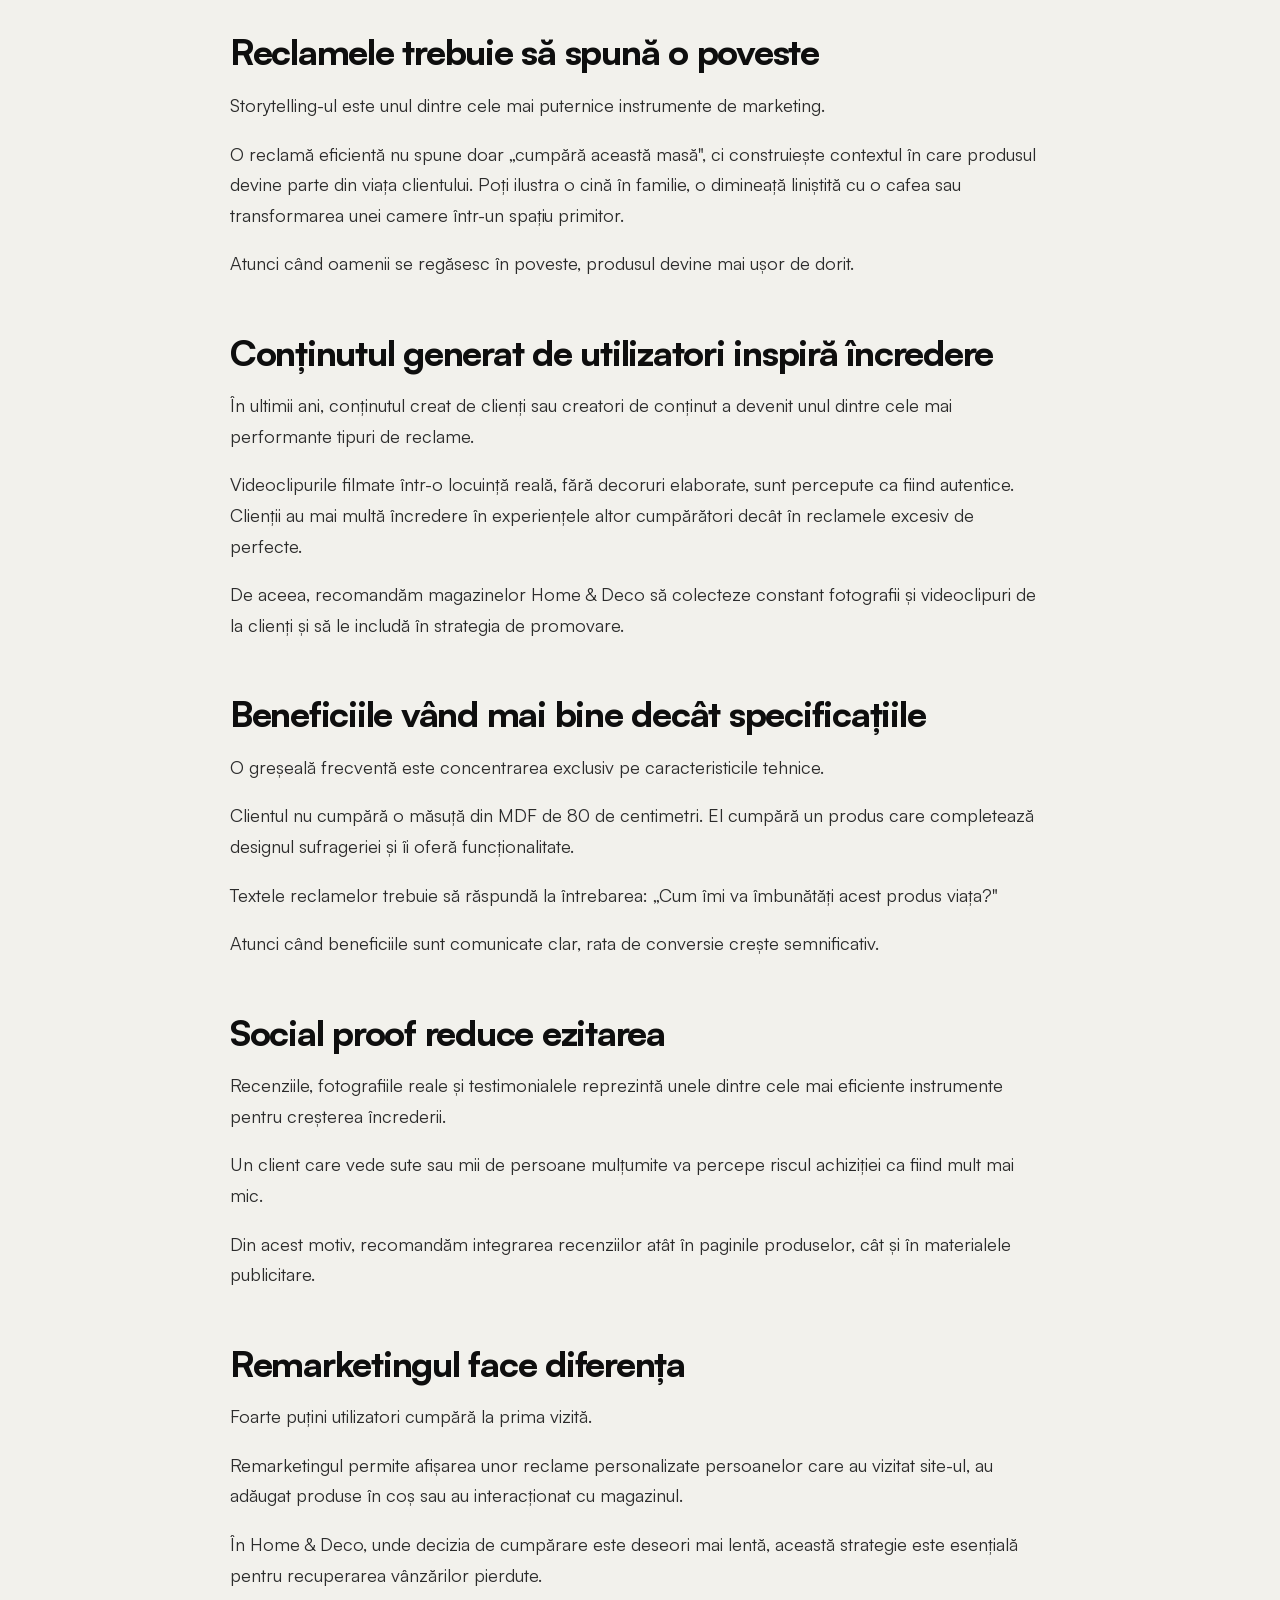
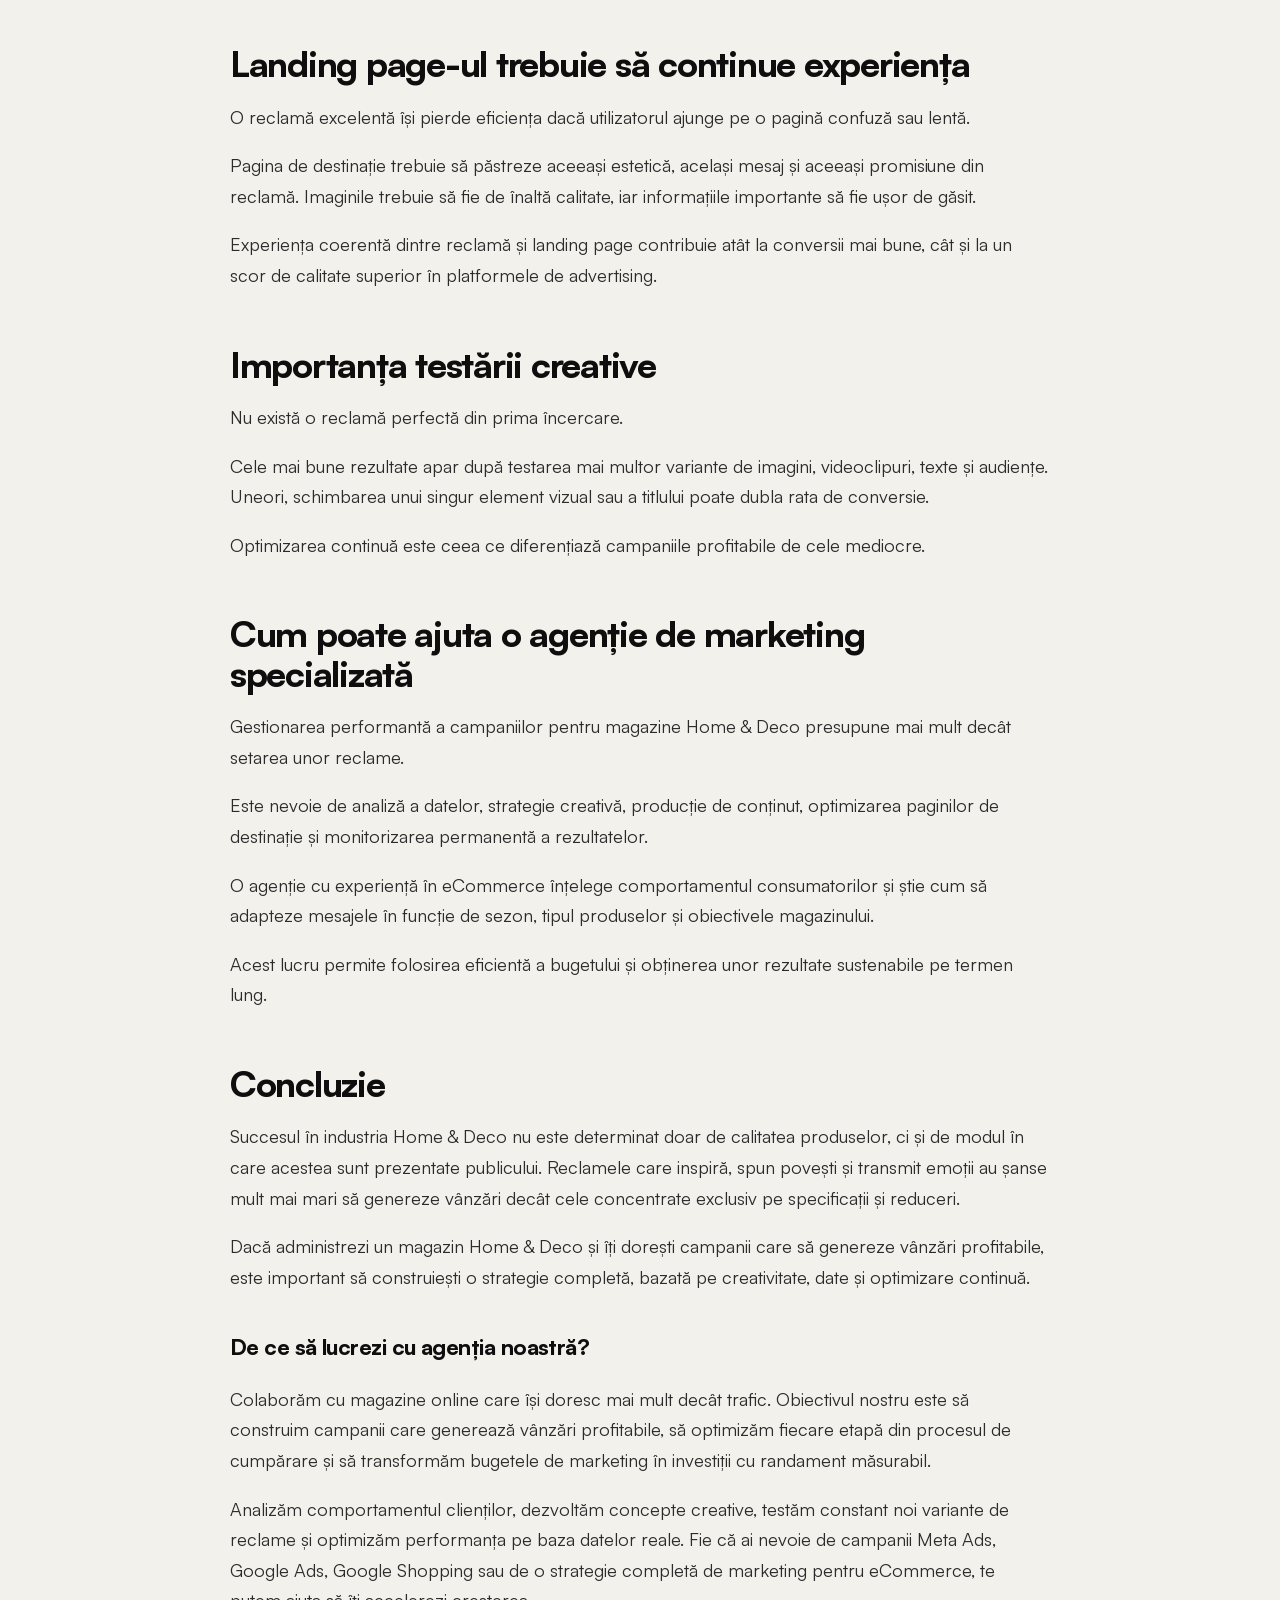
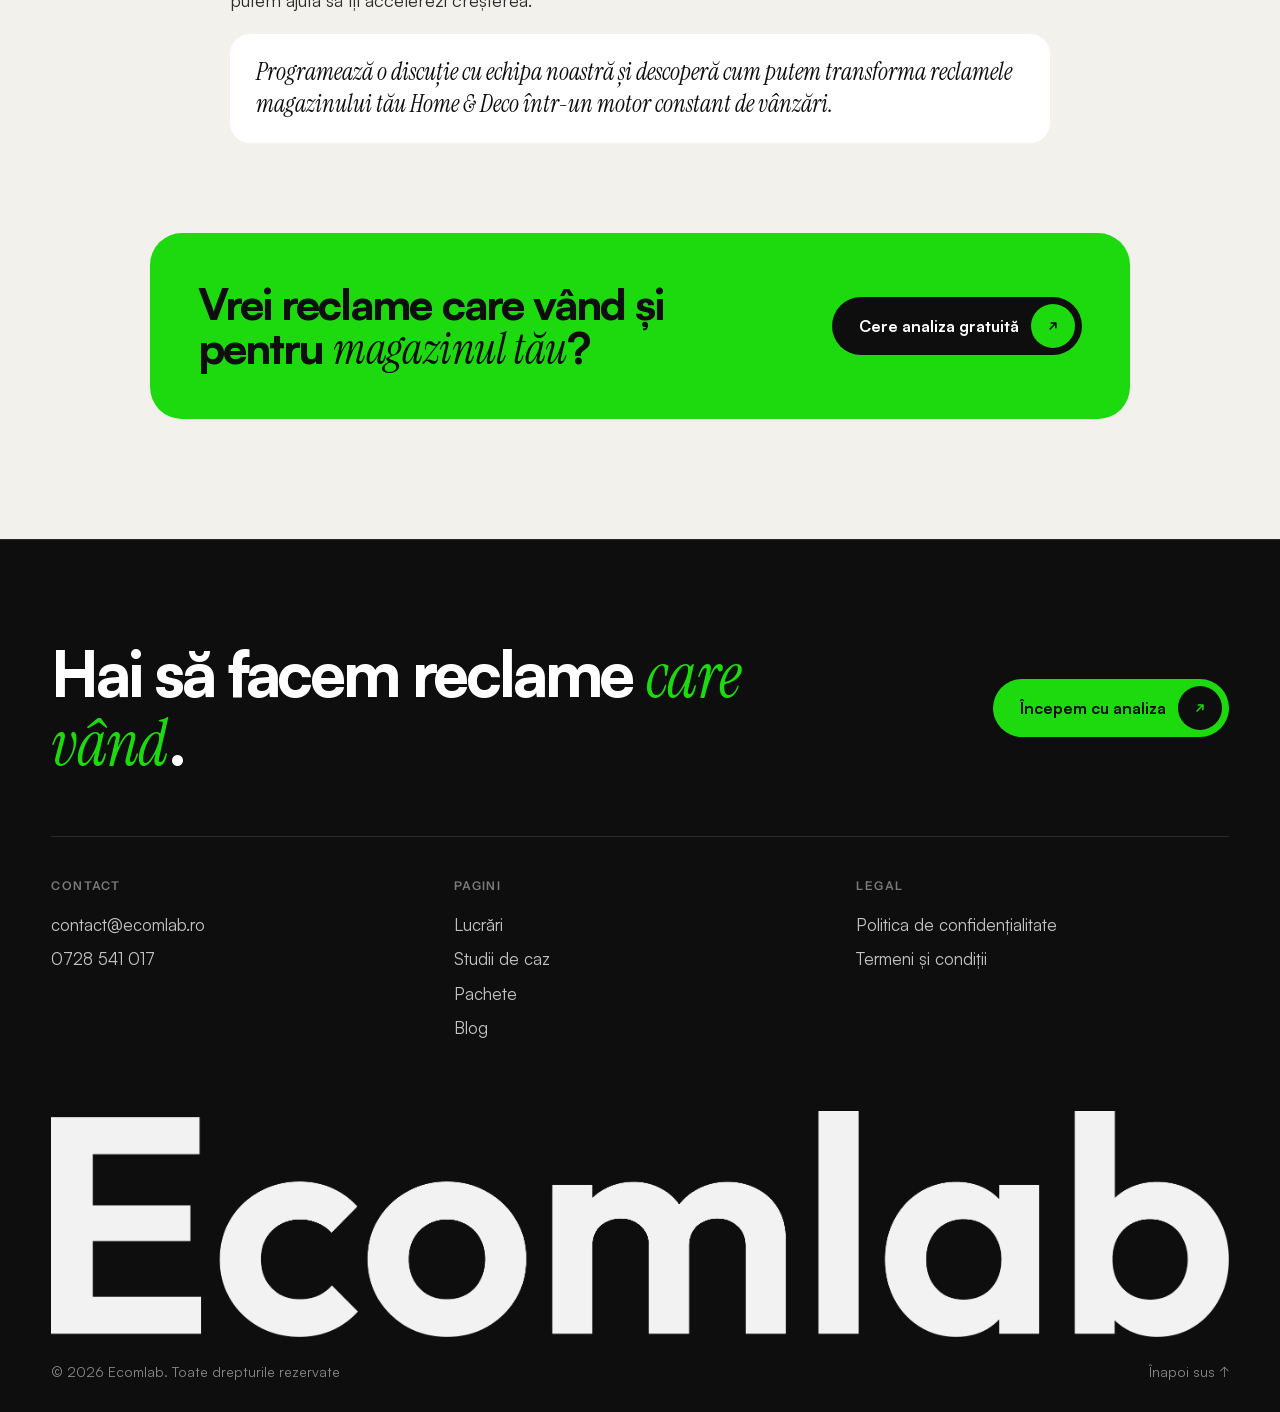
<file: blog/reclame-home-deco-care-vand.html>
<!DOCTYPE html>
<html lang="ro">
<head>
  <meta charset="UTF-8">
  <meta name="viewport" content="width=device-width, initial-scale=1.0">
  <title>Cum creezi reclame care vând pentru Home &amp; Deco | Ghid complet Meta Ads și Google Ads</title>
  <meta name="description" content="Află cum să creezi reclame performante pentru magazinele Home &amp; Deco. Strategii de Meta Ads, Google Ads, conținut creativ și optimizare pentru conversii.">
  <meta property="og:title" content="Cum creezi reclame care vând pentru Home &amp; Deco | Ghid complet Meta Ads și Google Ads">
  <meta property="og:description" content="Află cum să creezi reclame performante pentru magazinele Home &amp; Deco. Strategii de Meta Ads, Google Ads, conținut creativ și optimizare pentru conversii.">
  <meta property="og:type" content="article">
  <meta property="og:image" content="https://ecomlab.ro/assets/blog/reclame-home-deco-care-vand.webp">
  <meta name="twitter:card" content="summary_large_image">
  <meta name="robots" content="index, follow">
  <link rel="icon" type="image/png" sizes="96x96" href="../assets/favicon.png">
  <link rel="apple-touch-icon" sizes="180x180" href="../assets/favicon-180.png">
  <link rel="preload" href="../assets/fonts/satoshi-variable.woff2" as="font" type="font/woff2" crossorigin>
  <script>document.documentElement.classList.add("js");</script>
  <link rel="stylesheet" href="../css/fonts.css?v=6">
  <link rel="stylesheet" href="../css/landing.css?v=32">
  <link rel="stylesheet" href="../css/pages.css?v=1">
</head>
<body id="top">

  <!-- ── Meniu fix ─────────────────────────────────────────────── -->
  <header class="navbar">
    <div class="navbar__bar">
      <a class="navbar__logo" href="../index.html" aria-label="Ecomlab — pagina principală">
        <img src="../assets/logo-dark.svg" alt="Ecomlab" width="132" height="20">
      </a>
      <nav class="navbar__links" id="nav-links" aria-label="Navigație principală">
        <a href="../index.html#lucrari">Lucrări</a>
        <a href="../index.html#studii">Studii de caz</a>
        <a href="../index.html#servicii">Servicii</a>
        <a href="../index.html#pachete">Pachete</a>
        <a href="../blog.html" aria-current="page">Blog</a>
        <a class="navbar__links-cta" href="../index.html#contact">Analiză gratuită</a>
      </nav>
      <a class="btn btn--green navbar__cta" href="../index.html#contact">Analiză gratuită <span class="btn__dot" aria-hidden="true"><svg width="14" height="14" viewBox="0 0 24 24" fill="none"><path d="M7 17 17 7m0 0H9m8 0v8" stroke="currentColor" stroke-width="2.6" stroke-linecap="round" stroke-linejoin="round"/></svg></span></a>
      <button class="navbar__toggle" type="button" aria-expanded="false" aria-controls="nav-links" aria-label="Deschide meniul" data-nav-toggle>
        <span></span><span></span>
      </button>
    </div>
  </header>

  <main class="page">
    <div class="wrap">
    <article class="article">
      <a class="article__back" href="../blog.html">
        <svg width="16" height="16" viewBox="0 0 24 24" fill="none" aria-hidden="true"><path d="M19 12H5m0 0 6-6m-6 6 6 6" stroke="currentColor" stroke-width="2" stroke-linecap="round" stroke-linejoin="round"/></svg>
        Înapoi la blog
      </a>

      <p class="article__meta">23 iulie 2026</p>
      <h1 class="article__title">Cum creezi reclame care vând în industria Home &amp; Deco</h1>

      <figure class="article__cover">
        <img src="../assets/blog/reclame-home-deco-care-vand.webp" alt="Lumânare parfumată, ramură de măslin și oglindă pe o masă — fotografie lifestyle pentru un magazin Home &amp; Deco" width="1600" height="1201">
      </figure>

      <div class="article__body">
        <p>Industria Home &amp; Deco este una dintre cele mai dinamice și competitive categorii din eCommerce. În fiecare zi apar produse noi, colecții noi și sute de reclame care încearcă să atragă atenția aceluiași public. În acest context, diferența dintre o campanie profitabilă și una care consumă buget fără rezultate nu este dată doar de produs, ci de modul în care acesta este prezentat.</p>

        <p>Spre deosebire de alte domenii, cumpărătorii de produse pentru casă iau decizii bazate în mare măsură pe emoție și inspirație. Ei nu caută doar o măsuță de cafea, o veioză sau un covor. Caută un spațiu care să îi reprezinte, o locuință mai confortabilă și un ambient în care să se simtă bine. De aceea, reclamele trebuie să spună o poveste și să îi ajute pe potențialii clienți să își imagineze produsul în propria casă.</p>

        <p>În acest articol vei descoperi strategiile pe care le folosim în campaniile pentru magazine Home &amp; Deco și motivele pentru care acestea generează mai multe conversii și un ROAS mai bun.</p>

        <h2>De ce reclamele clasice nu mai funcționează</h2>
        <p>Mulți comercianți investesc în reclame care prezintă doar produsul pe un fundal alb, însoțit de un preț și câteva caracteristici tehnice. Acest tip de comunicare poate funcționa pentru anumite categorii de produse, însă în Home &amp; Deco este rareori suficient.</p>
        <p>Consumatorii sunt expuși zilnic la sute de imagini și videoclipuri. Pentru a opri procesul de scroll, reclama trebuie să transmită instant o emoție sau o idee. Un living amenajat armonios, o lumină caldă într-un dormitor sau o bucătărie organizată pot avea un impact mult mai mare decât o fotografie izolată a produsului.</p>
        <p>În marketingul modern, nu mai vinzi doar un obiect. Vinzi sentimentul pe care acel obiect îl creează.</p>

        <h2>Înțelege procesul de cumpărare al clientului</h2>
        <p>Produsele Home &amp; Deco sunt, în general, achiziții planificate. Clienții compară modele, citesc recenzii, salvează inspirații și revin de mai multe ori înainte de a finaliza comanda.</p>
        <p>Acest comportament înseamnă că strategia de promovare trebuie să acopere întregul parcurs al clientului.</p>
        <p>În faza de descoperire, conținutul trebuie să inspire și să capteze atenția. În etapa de considerare, sunt importante demonstrațiile, imaginile din locuințe reale și recenziile. În etapa finală, elemente precum livrarea rapidă, politica de retur și testimonialele pot înclina balanța în favoarea achiziției.</p>
        <p>Magazinele care comunică diferit în fiecare etapă obțin de regulă costuri mai mici de achiziție și rate de conversie mai bune.</p>

        <h2>Fotografiile lifestyle sunt esențiale</h2>
        <p>Una dintre cele mai importante investiții pe care o poate face un magazin Home &amp; Deco este în conținut vizual de calitate.</p>
        <p>Imaginile lifestyle permit clientului să înțeleagă dimensiunea produsului, modul în care acesta se integrează într-o încăpere și atmosfera pe care o creează. O simplă pernă decorativă fotografiată pe fundal alb spune foarte puțin. Aceeași pernă, integrată într-un living modern, alături de alte elemente decorative, transmite imediat o poveste.</p>
        <p>Acest tip de conținut funcționează excelent atât în campaniile Meta Ads, cât și în Google Performance Max, Pinterest și TikTok.</p>

        <h2>Primele secunde decid succesul reclamei</h2>
        <p>În mediul digital, utilizatorii iau decizii extrem de rapid. Primele două sau trei secunde ale unei reclame video sunt decisive. Dacă nu există un element care să capteze atenția imediat, probabilitatea ca utilizatorul să continue vizionarea scade considerabil.</p>
        <p>În loc să începi videoclipul cu prezentarea brandului, este mult mai eficient să arăți rezultatul final. De exemplu, un living spectaculos amenajat cu produsele magazinului va genera curiozitate și îi va determina pe utilizatori să urmărească restul materialului.</p>

        <h2>Reclamele trebuie să spună o poveste</h2>
        <p>Storytelling-ul este unul dintre cele mai puternice instrumente de marketing.</p>
        <p>O reclamă eficientă nu spune doar „cumpără această masă", ci construiește contextul în care produsul devine parte din viața clientului. Poți ilustra o cină în familie, o dimineață liniștită cu o cafea sau transformarea unei camere într-un spațiu primitor.</p>
        <p>Atunci când oamenii se regăsesc în poveste, produsul devine mai ușor de dorit.</p>

        <h2>Conținutul generat de utilizatori inspiră încredere</h2>
        <p>În ultimii ani, conținutul creat de clienți sau creatori de conținut a devenit unul dintre cele mai performante tipuri de reclame.</p>
        <p>Videoclipurile filmate într-o locuință reală, fără decoruri elaborate, sunt percepute ca fiind autentice. Clienții au mai multă încredere în experiențele altor cumpărători decât în reclamele excesiv de perfecte.</p>
        <p>De aceea, recomandăm magazinelor Home &amp; Deco să colecteze constant fotografii și videoclipuri de la clienți și să le includă în strategia de promovare.</p>

        <h2>Beneficiile vând mai bine decât specificațiile</h2>
        <p>O greșeală frecventă este concentrarea exclusiv pe caracteristicile tehnice.</p>
        <p>Clientul nu cumpără o măsuță din MDF de 80 de centimetri. El cumpără un produs care completează designul sufrageriei și îi oferă funcționalitate.</p>
        <p>Textele reclamelor trebuie să răspundă la întrebarea: „Cum îmi va îmbunătăți acest produs viața?"</p>
        <p>Atunci când beneficiile sunt comunicate clar, rata de conversie crește semnificativ.</p>

        <h2>Social proof reduce ezitarea</h2>
        <p>Recenziile, fotografiile reale și testimonialele reprezintă unele dintre cele mai eficiente instrumente pentru creșterea încrederii.</p>
        <p>Un client care vede sute sau mii de persoane mulțumite va percepe riscul achiziției ca fiind mult mai mic.</p>
        <p>Din acest motiv, recomandăm integrarea recenziilor atât în paginile produselor, cât și în materialele publicitare.</p>

        <h2>Remarketingul face diferența</h2>
        <p>Foarte puțini utilizatori cumpără la prima vizită.</p>
        <p>Remarketingul permite afișarea unor reclame personalizate persoanelor care au vizitat site-ul, au adăugat produse în coș sau au interacționat cu magazinul.</p>
        <p>În Home &amp; Deco, unde decizia de cumpărare este deseori mai lentă, această strategie este esențială pentru recuperarea vânzărilor pierdute.</p>

        <h2>Landing page-ul trebuie să continue experiența</h2>
        <p>O reclamă excelentă își pierde eficiența dacă utilizatorul ajunge pe o pagină confuză sau lentă.</p>
        <p>Pagina de destinație trebuie să păstreze aceeași estetică, același mesaj și aceeași promisiune din reclamă. Imaginile trebuie să fie de înaltă calitate, iar informațiile importante să fie ușor de găsit.</p>
        <p>Experiența coerentă dintre reclamă și landing page contribuie atât la conversii mai bune, cât și la un scor de calitate superior în platformele de advertising.</p>

        <h2>Importanța testării creative</h2>
        <p>Nu există o reclamă perfectă din prima încercare.</p>
        <p>Cele mai bune rezultate apar după testarea mai multor variante de imagini, videoclipuri, texte și audiențe. Uneori, schimbarea unui singur element vizual sau a titlului poate dubla rata de conversie.</p>
        <p>Optimizarea continuă este ceea ce diferențiază campaniile profitabile de cele mediocre.</p>

        <h2>Cum poate ajuta o agenție de marketing specializată</h2>
        <p>Gestionarea performantă a campaniilor pentru magazine Home &amp; Deco presupune mai mult decât setarea unor reclame.</p>
        <p>Este nevoie de analiză a datelor, strategie creativă, producție de conținut, optimizarea paginilor de destinație și monitorizarea permanentă a rezultatelor.</p>
        <p>O agenție cu experiență în eCommerce înțelege comportamentul consumatorilor și știe cum să adapteze mesajele în funcție de sezon, tipul produselor și obiectivele magazinului.</p>
        <p>Acest lucru permite folosirea eficientă a bugetului și obținerea unor rezultate sustenabile pe termen lung.</p>

        <h2>Concluzie</h2>
        <p>Succesul în industria Home &amp; Deco nu este determinat doar de calitatea produselor, ci și de modul în care acestea sunt prezentate publicului. Reclamele care inspiră, spun povești și transmit emoții au șanse mult mai mari să genereze vânzări decât cele concentrate exclusiv pe specificații și reduceri.</p>
        <p>Dacă administrezi un magazin Home &amp; Deco și îți dorești campanii care să genereze vânzări profitabile, este important să construiești o strategie completă, bazată pe creativitate, date și optimizare continuă.</p>

        <h3>De ce să lucrezi cu agenția noastră?</h3>
        <p>Colaborăm cu magazine online care își doresc mai mult decât trafic. Obiectivul nostru este să construim campanii care generează vânzări profitabile, să optimizăm fiecare etapă din procesul de cumpărare și să transformăm bugetele de marketing în investiții cu randament măsurabil.</p>
        <p>Analizăm comportamentul clienților, dezvoltăm concepte creative, testăm constant noi variante de reclame și optimizăm performanța pe baza datelor reale. Fie că ai nevoie de campanii Meta Ads, Google Ads, Google Shopping sau de o strategie completă de marketing pentru eCommerce, te putem ajuta să îți accelerezi creșterea.</p>

        <blockquote>Programează o discuție cu echipa noastră și descoperă cum putem transforma reclamele magazinului tău Home &amp; Deco într-un motor constant de vânzări.</blockquote>
      </div>
    </article>
      <aside class="article-cta">
        <p class="article-cta__title">Vrei reclame care vând și pentru <em>magazinul tău</em>?</p>
        <a class="btn btn--dark btn--lg" href="../index.html#contact">Cere analiza gratuită <span class="btn__dot" aria-hidden="true"><svg width="14" height="14" viewBox="0 0 24 24" fill="none"><path d="M7 17 17 7m0 0H9m8 0v8" stroke="currentColor" stroke-width="2.6" stroke-linecap="round" stroke-linejoin="round"/></svg></span></a>
      </aside>
    </div>
  </main>

  <!-- ── Footer ────────────────────────────────────────────────── -->
  <footer class="footer dark">
    <div class="wrap">
      <div class="footer__top">
        <p class="footer__cta">Hai să facem reclame <em>care vând</em>.</p>
        <a class="btn btn--green btn--lg" href="../index.html#contact">Începem cu analiza <span class="btn__dot" aria-hidden="true"><svg width="14" height="14" viewBox="0 0 24 24" fill="none"><path d="M7 17 17 7m0 0H9m8 0v8" stroke="currentColor" stroke-width="2.6" stroke-linecap="round" stroke-linejoin="round"/></svg></span></a>
      </div>
      <div class="footer__cols">
        <div>
          <p class="mono footer__label">Contact</p>
          <a href="mailto:contact@ecomlab.ro">contact@ecomlab.ro</a>
          <a href="tel:+40728541017">0728 541 017</a>
        </div>
        <nav aria-label="Pagini">
          <p class="mono footer__label">Pagini</p>
          <a href="../index.html#lucrari">Lucrări</a>
          <a href="../index.html#studii">Studii de caz</a>
          <a href="../index.html#pachete">Pachete</a>
          <a href="../blog.html">Blog</a>
        </nav>
        <nav aria-label="Informații legale">
          <p class="mono footer__label">Legal</p>
          <a href="../politica-confidentialitate.html">Politica de confidențialitate</a>
          <a href="../termeni-si-conditii.html">Termeni și condiții</a>
        </nav>
      </div>
      <img class="footer__wordmark" src="../assets/wordmark-white.png" alt="" loading="lazy" width="2715" height="519">
      <div class="footer__bottom">
        <p>© <span data-year>2026</span> Ecomlab. Toate drepturile rezervate</p>
        <a href="#top">Înapoi sus ↑</a>
      </div>
    </div>
  </footer>

  <!-- ── Buton fix: WhatsApp ───────────────────────────────────── -->
  <a class="wa-float" href="https://wa.me/40728541017?text=Salut%21%20Vreau%20s%C4%83%20discut%C4%83m%20despre%20reclamele%20magazinului%20meu." target="_blank" rel="noopener" aria-label="Hai să discutăm pe WhatsApp">
    <span class="wa-float__icon" aria-hidden="true"><svg width="22" height="22" viewBox="0 0 24 24" fill="currentColor"><path d="M12.04 2C6.58 2 2.13 6.45 2.13 11.91c0 1.75.46 3.45 1.32 4.95L2.05 22l5.25-1.38a9.9 9.9 0 0 0 4.74 1.2h.01c5.46 0 9.91-4.45 9.91-9.91 0-2.65-1.03-5.14-2.9-7.01A9.82 9.82 0 0 0 12.04 2Zm0 18.15h-.01a8.2 8.2 0 0 1-4.19-1.15l-.3-.18-3.12.82.83-3.04-.2-.31a8.24 8.24 0 0 1-1.26-4.38c0-4.54 3.7-8.24 8.25-8.24a8.2 8.2 0 0 1 5.83 2.42 8.18 8.18 0 0 1 2.41 5.83c0 4.54-3.7 8.23-8.24 8.23Zm4.52-6.16c-.25-.12-1.47-.72-1.69-.81-.23-.08-.39-.12-.56.12-.17.25-.64.81-.78.97-.14.17-.29.19-.54.06-.25-.12-1.05-.39-1.99-1.23-.74-.66-1.23-1.47-1.38-1.72-.14-.25-.02-.38.11-.51.11-.11.25-.29.37-.43.13-.15.17-.25.25-.42.08-.17.04-.31-.02-.43-.06-.12-.56-1.34-.76-1.84-.2-.48-.41-.42-.56-.43h-.48c-.17 0-.43.06-.66.31-.22.25-.86.85-.86 2.07 0 1.22.89 2.4 1.01 2.56.12.17 1.75 2.67 4.23 3.74.59.26 1.05.41 1.41.52.59.19 1.13.16 1.56.1.48-.07 1.47-.6 1.67-1.18.21-.58.21-1.07.14-1.18-.06-.1-.22-.16-.47-.28Z"/></svg></span>
    <span class="wa-float__text">Hai să discutăm</span>
  </a>

  <script src="../js/main.js?v=7" defer></script>
</body>
</html>
</file>
<file: css/fonts.css>
/* satoshi — fontul principal (variabil, greutăți 300–900) */
@font-face {
  font-family: 'Satoshi';
  font-style: normal;
  font-weight: 300 900;
  font-display: swap;
  src: url(../assets/fonts/satoshi-variable.woff2) format('woff2');
}


/* instrument serif italic — accente în titluri (pagina principală) */
@font-face {
  font-family: 'Instrument Serif';
  font-style: italic;
  font-weight: 400;
  font-display: swap;
  src: url(../assets/fonts/instrument-serif-latin-ext-400-italic.woff2) format('woff2');
  unicode-range: U+0100-02BA, U+02BD-02C5, U+02C7-02CC, U+02CE-02D7, U+02DD-02FF, U+0304, U+0308, U+0329, U+1D00-1DBF, U+1E00-1E9F, U+1EF2-1EFF, U+2020, U+20A0-20AB, U+20AD-20C0, U+2113, U+2C60-2C7F, U+A720-A7FF;
}
@font-face {
  font-family: 'Instrument Serif';
  font-style: italic;
  font-weight: 400;
  font-display: swap;
  src: url(../assets/fonts/instrument-serif-latin-400-italic.woff2) format('woff2');
  unicode-range: U+0000-00FF, U+0131, U+0152-0153, U+02BB-02BC, U+02C6, U+02DA, U+02DC, U+0304, U+0308, U+0329, U+2000-206F, U+20AC, U+2122, U+2191, U+2193, U+2212, U+2215, U+FEFF, U+FFFD;
}

/* instrument sans — etichete mici (face pereche cu Instrument Serif) */
@font-face {
  font-family: 'Instrument Sans';
  font-style: normal;
  font-weight: 600;
  font-display: swap;
  src: url(../assets/fonts/instrument-sans-latin-ext-600-normal.woff2) format('woff2');
  unicode-range: U+0100-02BA, U+02BD-02C5, U+02C7-02CC, U+02CE-02D7, U+02DD-02FF, U+0304, U+0308, U+0329, U+1D00-1DBF, U+1E00-1E9F, U+1EF2-1EFF, U+2020, U+20A0-20AB, U+20AD-20C0, U+2113, U+2C60-2C7F, U+A720-A7FF;
}
@font-face {
  font-family: 'Instrument Sans';
  font-style: normal;
  font-weight: 600;
  font-display: swap;
  src: url(../assets/fonts/instrument-sans-latin-600-normal.woff2) format('woff2');
  unicode-range: U+0000-00FF, U+0131, U+0152-0153, U+02BB-02BC, U+02C6, U+02DA, U+02DC, U+0304, U+0308, U+0329, U+2000-206F, U+20AC, U+2122, U+2191, U+2193, U+2212, U+2215, U+FEFF, U+FFFD;
}
</file>
<file: css/landing.css>
/* ════════════════════════════════════════════════════════════════
   Ecomlab — landing (doar index.html)
   Fundal hârtie caldă + secțiuni negre, verdele brandului ca accent,
   Satoshi strâns pentru titluri, Instrument Serif italic pentru
   accente, Instrument Sans pentru etichete mici.
   ════════════════════════════════════════════════════════════════ */

:root {
  --paper: #F2F1EC;
  --paper-2: #E8E7E0;
  --ink: #0E0E0E;
  --ink-2: #2B2B2B;
  --muted: #64645F;
  --line: rgba(14, 14, 14, 0.12);
  --dark: #0E0E0E;
  --dark-2: #181818;
  --line-dark: rgba(255, 255, 255, 0.12);
  --green: #1DDA0F;
  --green-hover: #36E82A;
  --sans: "Satoshi", system-ui, sans-serif;
  --serif: "Instrument Serif", Georgia, serif;
  --mono: "Instrument Sans", "Satoshi", system-ui, sans-serif; /* etichete mici */
  --ease: cubic-bezier(0.19, 1, 0.22, 1);
  --radius: 28px;
  --gutter: clamp(20px, 4vw, 56px);
}

/* ── Bază ─────────────────────────────────────────────────────── */
*, *::before, *::after { box-sizing: border-box; }

html {
  -webkit-text-size-adjust: 100%;
  scroll-padding-top: 110px;
}

html.lenis, html.lenis body { height: auto; }
.lenis:not(.lenis-autoToggle).lenis-stopped { overflow: clip; }

body {
  margin: 0;
  background: var(--paper);
  color: var(--ink);
  font-family: var(--sans);
  font-size: 17px;
  font-weight: 400;
  line-height: 1.55;
  overflow-x: clip;
  -webkit-font-smoothing: antialiased;
}

h1, h2, h3, p, ul, ol, figure, blockquote { margin: 0; }
ul, ol { padding: 0; list-style: none; }
img, video { display: block; max-width: 100%; }
a { color: inherit; text-decoration: none; }
button { font: inherit; color: inherit; }
::selection { background: var(--green); color: var(--ink); }
:focus-visible { outline: 2px solid var(--green); outline-offset: 3px; }

em {
  font-family: var(--serif);
  font-style: italic;
  font-weight: 400;
  letter-spacing: -0.01em;
}

.wrap {
  width: 100%;
  max-width: 1360px;
  margin-inline: auto;
  padding-inline: var(--gutter);
}

.dark { background: var(--dark); color: #fff; }

.mono {
  font-family: var(--mono);
  font-size: 12px;
  font-weight: 500;
  letter-spacing: 0.12em;
  text-transform: uppercase;
}

/* ── Butoane ──────────────────────────────────────────────────── */
.btn {
  display: inline-flex;
  align-items: center;
  justify-content: center;
  gap: 12px;
  min-height: 48px;
  padding: 6px 6px 6px 22px;
  border: 1px solid transparent;
  border-radius: 999px;
  font-weight: 700;
  font-size: 15px;
  line-height: 1;
  white-space: nowrap;
  cursor: pointer;
  transition: background-color 0.3s, color 0.3s, border-color 0.3s, transform 0.5s var(--ease);
}

.btn:not(:has(.btn__dot)) { padding-right: 22px; }
.btn:active { transform: scale(0.97); }
.btn--lg { min-height: 58px; font-size: 16px; padding-left: 26px; }
.btn--lg:not(:has(.btn__dot)) { padding-right: 26px; }

.btn__dot {
  display: grid;
  place-items: center;
  width: 36px;
  height: 36px;
  border-radius: 50%;
  background: var(--green);
  color: var(--ink);
  transition: transform 0.5s var(--ease);
}

.btn--lg .btn__dot { width: 44px; height: 44px; }
.btn:hover .btn__dot { transform: rotate(45deg); }

.btn--dark { background: var(--ink); color: #fff; }
.btn--dark:hover { background: #262626; }
.btn--green { background: var(--green); color: var(--ink); }
.btn--green .btn__dot { background: var(--ink); color: var(--green); }
.btn--green:hover { background: var(--green-hover); }
.btn--ghost { border-color: var(--line); background: rgba(255, 255, 255, 0.5); color: var(--ink); }
.btn--ghost:hover { background: #fff; }
.btn--outline { border-color: var(--line-dark); color: #fff; }
.btn--outline:hover { background: rgba(255, 255, 255, 0.08); }

.round-btn {
  display: grid;
  place-items: center;
  width: 54px;
  height: 54px;
  border: 1px solid var(--line);
  border-radius: 50%;
  background: transparent;
  cursor: pointer;
  transition: background-color 0.3s, transform 0.5s var(--ease);
}

.round-btn:hover { background: #fff; }
.round-btn:active { transform: scale(0.92); }
.round-btn--dark { background: var(--ink); border-color: var(--ink); color: #fff; }
.round-btn--dark:hover { background: #262626; }

/* chip / etichete */
.chip {
  display: inline-flex;
  align-items: center;
  gap: 10px;
  padding: 9px 16px;
  border: 1px solid var(--line);
  border-radius: 999px;
  background: rgba(255, 255, 255, 0.6);
  backdrop-filter: blur(8px);
  -webkit-backdrop-filter: blur(8px);
  font-family: var(--mono);
  font-size: 12px;
  font-weight: 500;
  letter-spacing: 0.08em;
  text-transform: uppercase;
}

.chip__dot {
  width: 8px;
  height: 8px;
  border-radius: 50%;
  background: var(--green);
  box-shadow: 0 0 0 4px rgba(29, 218, 15, 0.2);
  animation: pulse 2s ease-in-out infinite;
}

@keyframes pulse { 50% { box-shadow: 0 0 0 8px rgba(29, 218, 15, 0); } }

.tag {
  position: absolute;
  z-index: 3;
  left: 14px;
  top: 14px;
  padding: 7px 12px;
  border-radius: 999px;
  background: rgba(14, 14, 14, 0.6);
  backdrop-filter: blur(10px);
  -webkit-backdrop-filter: blur(10px);
  color: #fff;
  font-family: var(--mono);
  font-size: 11px;
  font-weight: 500;
  letter-spacing: 0.06em;
  line-height: 1;
  white-space: nowrap;
  pointer-events: none;
}

.tag--light { background: rgba(255, 255, 255, 0.85); color: var(--ink); }
.tag--live { background: #fff; color: #E5251B; }

/* evidențiere verde (ca un marker) */
.hl {
  display: inline-block;
  padding: 0 0.14em 0.04em;
  margin: 0 0.02em;
  border-radius: 0.16em;
  background: var(--green);
  color: var(--ink);
  transform: rotate(-2deg);
}

/* ── Apariții ─────────────────────────────────────────────────── */
.js [data-reveal] {
  opacity: 0;
  transform: translate3d(0, 34px, 0);
  transition: opacity 0.9s var(--ease) var(--d, 0s), transform 1.2s var(--ease) var(--d, 0s);
}

.js [data-reveal].in { opacity: 1; transform: none; }

/* ── Navigație: bară pe toată lățimea, integrată în pagină ──────── */
.navbar {
  position: fixed;
  z-index: 90;
  top: 0;
  left: 0;
  right: 0;
  transition: transform 0.6s var(--ease);
}

/* fundalul stă pe un pseudo-element, nu pe .navbar: un backdrop-filter
   pe părinte ar strica meniul de mobil (position: fixed) */
.navbar::before {
  content: "";
  position: absolute;
  inset: 0;
  z-index: -1;
  background: rgba(242, 241, 236, 0.94);
  backdrop-filter: blur(16px) saturate(1.3);
  -webkit-backdrop-filter: blur(16px) saturate(1.3);
  border-bottom: 1px solid var(--line);
  opacity: 0;
  transition: opacity 0.4s;
}

.navbar.is-scrolled::before { opacity: 1; }
.navbar.is-hidden { transform: translateY(-100%); }

.navbar__bar {
  display: grid;
  grid-template-columns: 1fr auto 1fr;
  align-items: center;
  gap: 24px;
  max-width: 1360px;
  height: 84px;
  margin-inline: auto;
  padding-inline: var(--gutter);
  transition: height 0.5s var(--ease);
}

.navbar.is-scrolled .navbar__bar { height: 68px; }

.navbar__logo { position: relative; z-index: 2; justify-self: start; display: inline-flex; }
.navbar__logo img { width: 140px; height: auto; }

.navbar__links {
  display: flex;
  align-items: center;
  gap: 34px;
  counter-reset: nav;
}

.navbar__links a {
  position: relative;
  display: inline-flex;
  align-items: baseline;
  gap: 6px;
  padding: 6px 0;
  font-family: var(--mono);
  font-size: 12px;
  font-weight: 500;
  letter-spacing: 0.1em;
  text-transform: uppercase;
  color: var(--ink);
}

/* numerotare ca la titlurile de secțiune: 01, 02… */
.navbar__links a:not(.navbar__links-cta)::before {
  counter-increment: nav;
  content: "0" counter(nav);
  font-size: 9px;
  color: var(--muted);
  transform: translateY(-4px);
}

/* linie verde care crește la hover */
.navbar__links a:not(.navbar__links-cta)::after {
  content: "";
  position: absolute;
  left: 0;
  right: 0;
  bottom: 0;
  height: 2px;
  background: var(--green);
  transform: scaleX(0);
  transform-origin: right;
  transition: transform 0.5s var(--ease);
}

.navbar__links a:hover::after,
.navbar__links a[aria-current="page"]::after { transform: scaleX(1); transform-origin: left; }

.navbar__links .navbar__links-cta { display: none; }

.navbar__cta { justify-self: end; min-height: 44px; font-size: 14px; }
.navbar__cta.btn--lg { min-height: 44px; }

.navbar__toggle {
  display: none;
  position: relative;
  z-index: 2;
  justify-self: end;
  flex-direction: column;
  justify-content: center;
  gap: 6px;
  width: 46px;
  height: 46px;
  padding: 14px 13px;
  border: 0;
  border-radius: 50%;
  background: var(--green);
  cursor: pointer;
}

.navbar__toggle span {
  display: block;
  height: 2px;
  border-radius: 2px;
  background: var(--ink);
  transition: transform 0.4s var(--ease);
}

.navbar__toggle[aria-expanded="true"] span:first-child { transform: translateY(4px) rotate(45deg); }
.navbar__toggle[aria-expanded="true"] span:last-child { transform: translateY(-4px) rotate(-45deg); }

/* ── Hero: text în stânga, player „story” în dreapta ───────────── */
.hero {
  padding: 150px 0 60px;
  overflow-x: clip;
}

.hero__grid {
  display: grid;
  grid-template-columns: minmax(0, 1.2fr) minmax(0, 0.8fr);
  align-items: center;
  gap: clamp(40px, 6vw, 110px);
}

.hero__chip { margin-bottom: 30px; }

.hero__title {
  font-weight: 800;
  font-size: clamp(46px, 6.6vw, 104px);
  line-height: 0.96;
  letter-spacing: -0.055em;
}

.hero__title em { font-size: 1.08em; letter-spacing: -0.02em; }

.hero__lead {
  max-width: 560px;
  margin-top: 30px;
  font-size: clamp(17px, 1.4vw, 20px);
  line-height: 1.55;
  color: var(--muted);
}

.hero__actions {
  display: flex;
  flex-wrap: wrap;
  gap: 12px;
  margin-top: 34px;
}

.hero__proof {
  display: flex;
  flex-wrap: wrap;
  gap: 0;
  margin: 54px 0 0;
  border-top: 1px solid var(--line);
}

.hero__proof > div {
  flex: 1 1 0;
  min-width: 140px;
  padding: 22px 22px 0 0;
}

.hero__proof > div + div { padding-left: 22px; border-left: 1px solid var(--line); }

.hero__proof dt {
  font-weight: 800;
  font-size: clamp(30px, 3vw, 44px);
  line-height: 1;
  letter-spacing: -0.05em;
}

.hero__proof dd { margin: 8px 0 0; font-size: 14px; line-height: 1.35; color: var(--muted); }

/* player tip story */
.story {
  position: relative;
  justify-self: center;
  width: min(100%, 380px);
}

.story__phone {
  position: relative;
  z-index: 2;
  aspect-ratio: 9 / 16;
  border-radius: 34px;
  overflow: hidden;
  background: var(--ink);
  border: 6px solid var(--ink);
  box-shadow: 0 50px 90px -40px rgba(0, 0, 0, 0.55);
}

.story__video {
  width: 100%;
  height: 100%;
  object-fit: cover;
  border-radius: 28px;
  transition: opacity 0.25s;
}

.story__video.is-switching { opacity: 0.3; }

/* două clipuri următoare, vizibile în spate */
.story__stack { position: absolute; inset: 0; z-index: 1; }

.story__peek {
  position: absolute;
  top: 6%;
  width: 78%;
  aspect-ratio: 9 / 16;
  object-fit: cover;
  border-radius: 26px;
  box-shadow: 0 30px 60px -30px rgba(0, 0, 0, 0.45);
  transition: transform 0.9s var(--ease);
}

.story__peek--1 { right: -22%; rotate: 6deg; }
.story__peek--2 { right: -36%; top: 16%; width: 60%; rotate: 13deg; opacity: 0.85; }

.story__bars {
  position: absolute;
  z-index: 3;
  top: 14px;
  left: 14px;
  right: 14px;
  display: flex;
  gap: 4px;
}

.story__bar {
  flex: 1;
  height: 3px;
  border-radius: 3px;
  background: rgba(255, 255, 255, 0.35);
  overflow: hidden;
}

.story__bar i {
  display: block;
  height: 100%;
  background: #fff;
  transform-origin: left;
  transform: scaleX(var(--p, 0));
}

.story__head {
  position: absolute;
  z-index: 3;
  top: 28px;
  left: 14px;
  right: 14px;
  display: flex;
  align-items: center;
  gap: 10px;
  color: #fff;
  text-shadow: 0 1px 8px rgba(0, 0, 0, 0.45);
}

.story__avatar {
  display: grid;
  place-items: center;
  width: 34px;
  height: 34px;
  border-radius: 50%;
  background: var(--ink);
  box-shadow: 0 0 0 2px var(--green);
}

.story__avatar img { width: 22px; height: 22px; }

.story__name { display: grid; font-weight: 700; font-size: 14px; line-height: 1.15; }
.story__name small { font-weight: 500; font-size: 11px; opacity: 0.85; }
.story__count { margin-left: auto; font-size: 11px; }

.story__zone {
  position: absolute;
  z-index: 2;
  top: 0;
  bottom: 0;
  width: 35%;
  padding: 0;
  border: 0;
  background: transparent;
  cursor: pointer;
}

.story__zone--prev { left: 0; cursor: w-resize; }
.story__zone--next { right: 0; cursor: e-resize; }

.story__foot {
  position: absolute;
  z-index: 3;
  left: 12px;
  right: 12px;
  bottom: 12px;
  display: flex;
  align-items: center;
  justify-content: space-between;
  gap: 8px;
}

.story__sound,
.story__all {
  display: inline-flex;
  white-space: nowrap;
  align-items: center;
  gap: 8px;
  padding: 10px 14px;
  border: 0;
  border-radius: 999px;
  background: rgba(255, 255, 255, 0.92);
  color: var(--ink);
  font-weight: 700;
  font-size: 13px;
  line-height: 1;
  cursor: pointer;
  transition: background-color 0.3s;
}

.story__sound:hover, .story__all:hover { background: var(--green); }
.story__sound .story__icon-on { display: none; }
.story__sound[aria-pressed="true"] .story__icon-on { display: block; }
.story__sound[aria-pressed="true"] .story__icon-off { display: none; }
.story__sound[aria-pressed="true"] { background: var(--green); }


/* ── Reels (comun) ────────────────────────────────────────────── */
.reel {
  position: relative;
  aspect-ratio: 9 / 16;
  border-radius: 22px;
  overflow: hidden;
  background: #1a1a1a;
  isolation: isolate;
  cursor: pointer;
}

.reel video {
  width: 100%;
  height: 100%;
  object-fit: cover;
  transition: transform 1.2s var(--ease);
}

.reel video:fullscreen { object-fit: contain; background: #000; }
.reel video:-webkit-full-screen { object-fit: contain; background: #000; }

@media (hover: hover) {
  .reel:hover video:not(:fullscreen) { transform: scale(1.05); }
}

.reel__play {
  position: absolute;
  z-index: 2;
  left: 50%;
  top: 50%;
  display: grid;
  place-items: center;
  width: 58px;
  height: 58px;
  border: 0;
  border-radius: 50%;
  background: rgba(255, 255, 255, 0.9);
  color: var(--ink);
  transform: translate(-50%, -50%);
  cursor: pointer;
  transition: transform 0.5s var(--ease), background-color 0.3s;
}

.reel:hover .reel__play { transform: translate(-50%, -50%) scale(1.12); background: var(--green); }

/* ── Clienți ──────────────────────────────────────────────────── */
.clients {
  padding: 40px 0 70px;
  text-align: center;
}

.clients__label { color: var(--muted); margin-bottom: 34px; }

/* bandă simplă, doar CSS: fără tragere cu degetul (care pe telefon
   oprea și repornea animația dintr-un alt punct, cu salt vizibil) */
.logos {
  overflow: hidden;
  pointer-events: none;
  mask-image: linear-gradient(90deg, transparent, #000 12%, #000 88%, transparent);
  -webkit-mask-image: linear-gradient(90deg, transparent, #000 12%, #000 88%, transparent);
}

.logos__track {
  display: flex;
  width: max-content;
  animation: logos 40s linear infinite;
  will-change: transform;
  backface-visibility: hidden;
}

.logos__group {
  flex: none;
  display: flex;
  align-items: center;
  gap: 80px;
  padding-right: 80px;
}

.logos__group img {
  flex: none;
  width: auto;
  max-width: none;
  height: 34px;
  opacity: 0.55;
  filter: grayscale(1);
}

@keyframes logos { to { transform: translate3d(-50%, 0, 0); } }

/* ── Testimoniale scurte, sub logo-uri: stil editorial ───────── */
.reviews { padding: 10px 0 110px; }

.reviews__grid {
  display: grid;
  grid-template-columns: repeat(4, 1fr);
  border-top: 1px solid var(--line);
}

.review {
  display: flex;
  flex-direction: column;
  gap: 26px;
  padding: 34px 30px 0;
}

.review:first-child { padding-left: 0; }
.review:last-child { padding-right: 0; }
.review + .review { border-left: 1px solid var(--line); }

/* ghilimele mari, în italic verde */
.review__text {
  position: relative;
  padding-top: 38px;
  font-family: var(--sans);
  font-weight: 500;
  font-size: 14px;
  line-height: 1.5;
  letter-spacing: -0.01em;
  color: var(--ink);
}

.review__text::before {
  content: "\201C";
  position: absolute;
  top: -6px;
  left: -2px;
  font-family: var(--sans);
  font-weight: 800;
  font-size: 56px;
  line-height: 1;
  color: var(--green);
}

.review__who {
  display: flex;
  align-items: center;
  gap: 12px;
  margin-top: auto;
}

.review__photo {
  flex: none;
  width: 56px;
  height: 56px;
  border-radius: 50%;
  object-fit: cover;
  background: var(--paper-2);
}

.review__meta { display: grid; gap: 2px; line-height: 1.2; }
.review__meta strong { font-weight: 700; font-size: 14px; }

.review__meta span {
  font-family: var(--mono);
  font-size: 11px;
  font-weight: 600;
  letter-spacing: 0.1em;
  text-transform: uppercase;
  color: var(--muted);
}

/* ── Titluri de secțiune ──────────────────────────────────────── */
.section-head {
  display: grid;
  grid-template-columns: 1fr 1fr;
  align-items: end;
  gap: 18px 60px;
  margin-bottom: 56px;
}

.section-head__num { grid-column: 1 / -1; color: var(--muted); }
.dark .section-head__num { color: rgba(255, 255, 255, 0.55); }

.section-title {
  font-weight: 800;
  font-size: clamp(40px, 6vw, 88px);
  line-height: 0.98;
  letter-spacing: -0.05em;
}

.section-title em { color: var(--green); letter-spacing: -0.02em; }
.cases .section-title em { color: var(--ink); }

.section-head__lead {
  max-width: 460px;
  justify-self: end;
  font-size: 17px;
  color: rgba(255, 255, 255, 0.65);
}

.section-head--center { grid-template-columns: 1fr; text-align: center; justify-items: center; }

/* ── Lucrări ──────────────────────────────────────────────────── */
.work { padding: 130px 0 140px; border-radius: 48px 48px 0 0; }

.tabs {
  display: inline-flex;
  gap: 6px;
  margin-bottom: 40px;
  padding: 6px;
  border: 1px solid var(--line-dark);
  border-radius: 999px;
}

.tabs__btn {
  display: inline-flex;
  align-items: center;
  gap: 10px;
  padding: 12px 22px;
  border: 0;
  border-radius: 999px;
  background: transparent;
  color: rgba(255, 255, 255, 0.7);
  font-weight: 700;
  font-size: 16px;
  cursor: pointer;
  transition: background-color 0.3s, color 0.3s;
}

.tabs__btn:hover { color: #fff; }
.tabs__btn.is-active { background: var(--green); color: var(--ink); }

.tabs__count {
  font-family: var(--mono);
  font-size: 11px;
  font-weight: 500;
  opacity: 0.6;
}

.js .panel { display: none; }
.js .panel.is-active { display: block; animation: panel-in 0.7s var(--ease); }

@keyframes panel-in { from { opacity: 0; transform: translate3d(0, 20px, 0); } }

.reels {
  display: grid;
  grid-template-columns: repeat(4, 1fr);
  gap: 20px;
}

/* grafica: reclamele arătate ca postări sponsorizate, în feed */
.feed {
  display: grid;
  grid-template-columns: repeat(3, 1fr);
  gap: 22px;
  align-items: start;
}

.post {
  border-radius: 24px;
  overflow: hidden;
  background: #fff;
  color: var(--ink);
  transition: transform 0.8s var(--ease);
}

@media (min-width: 861px) {
  .post:nth-child(3n + 2) { margin-top: 56px; }
}

.post:hover { transform: translateY(-6px) rotate(-0.6deg); }

.post__head {
  display: flex;
  align-items: center;
  gap: 10px;
  padding: 12px 14px;
}

.post__avatar {
  display: grid;
  place-items: center;
  width: 34px;
  height: 34px;
  border-radius: 50%;
  background: var(--ink);
  color: var(--green);
  font-weight: 800;
  font-size: 12px;
}

.post__name { display: grid; font-weight: 700; font-size: 14px; line-height: 1.2; }
.post__name small { font-weight: 500; font-size: 12px; color: var(--muted); }
.post__more { margin-left: auto; color: var(--muted); letter-spacing: 1px; }

.post__media {
  position: relative;
  display: block;
  width: 100%;
  padding: 0;
  border: 0;
  background: var(--paper-2);
  overflow: hidden;
  cursor: zoom-in;
}

.post__media img {
  width: 100%;
  height: auto;
  aspect-ratio: 1;
  object-fit: cover;
  transition: transform 1.2s var(--ease);
}

.post:hover .post__media img { transform: scale(1.04); }

.post__zoom {
  position: absolute;
  right: 12px;
  bottom: 12px;
  padding: 8px 12px;
  border-radius: 999px;
  background: rgba(14, 14, 14, 0.75);
  color: #fff;
  font-weight: 700;
  font-size: 12px;
  opacity: 0;
  translate: 0 6px;
  transition: opacity 0.3s, translate 0.5s var(--ease);
}

.post:hover .post__zoom, .post__media:focus-visible .post__zoom { opacity: 1; translate: 0 0; }

.post__foot {
  display: flex;
  align-items: center;
  justify-content: space-between;
  padding: 12px 14px;
  border-top: 1px solid var(--line);
}

.post__cta {
  padding: 8px 14px;
  border-radius: 8px;
  background: var(--paper-2);
  font-weight: 700;
  font-size: 13px;
}

.post__icons { font-size: 15px; letter-spacing: 8px; color: var(--ink-2); }

.sites {
  display: grid;
  grid-template-columns: repeat(2, 1fr);
  gap: 20px;
}

.site {
  position: relative;
  display: block;
  border-radius: 22px;
  overflow: hidden;
}

.site img {
  width: 100%;
  aspect-ratio: 1;
  object-fit: cover;
  transition: transform 1.2s var(--ease);
}

.site:hover img { transform: scale(1.05); }

.site .tag {
  top: auto;
  bottom: 16px;
  left: 16px;
  padding: 10px 16px;
  font-size: 12px;
  transition: background-color 0.3s, color 0.3s;
}

.site:hover .tag { background: var(--green); color: var(--ink); }

/* ── Cifre ────────────────────────────────────────────────────── */
.stats { padding: 80px 0; background: var(--green); }

.stats__grid {
  display: grid;
  grid-template-columns: repeat(3, 1fr);
  gap: 30px;
}

.stat { display: grid; gap: 8px; }

.stat strong {
  font-weight: 800;
  font-size: clamp(64px, 9vw, 140px);
  line-height: 0.9;
  letter-spacing: -0.06em;
  font-variant-numeric: tabular-nums;
}

.stat span { max-width: 260px; font-weight: 600; font-size: 17px; line-height: 1.35; }

/* ── Studii de caz ────────────────────────────────────────────── */
.cases { padding: 140px 0 120px; }

.case {
  display: grid;
  grid-template-columns: 1.15fr 1fr;
  gap: clamp(28px, 5vw, 80px);
  align-items: center;
  padding: clamp(18px, 2vw, 28px);
  border-radius: 36px;
  background: #fff;
  box-shadow: 0 30px 80px -50px rgba(0, 0, 0, 0.35);
}

.case + .case { margin-top: 28px; }

.case--flip .case__media { order: 2; }

.case__media {
  border-radius: 24px;
  overflow: hidden;
  background: var(--paper-2);
}

.case__media img {
  width: 100%;
  aspect-ratio: 1.1;
  object-fit: cover;
  transition: transform 1.4s var(--ease);
}

.case:hover .case__media img { transform: scale(1.04); }

.case__media--duo {
  display: grid;
  grid-template-columns: 1.4fr 1fr;
  gap: 12px;
  padding: 12px;
  align-items: center;
}

.case__media--duo img { aspect-ratio: 1; border-radius: 16px; }
.case__reel { border-radius: 16px; }

.case__body { padding: 10px clamp(4px, 2vw, 30px) 10px 0; }
.case--flip .case__body { padding: 10px 0 10px clamp(4px, 2vw, 30px); }

.case__logo { width: auto; height: 30px; margin-bottom: 26px; }

.case__title {
  font-weight: 800;
  font-size: clamp(28px, 3.2vw, 44px);
  line-height: 1.02;
  letter-spacing: -0.04em;
}

.case__tags {
  display: flex;
  flex-wrap: wrap;
  gap: 8px;
  margin-top: 22px;
}

.case__tags li {
  padding: 7px 12px;
  border: 1px solid var(--line);
  border-radius: 999px;
  font-family: var(--mono);
  font-size: 11px;
  font-weight: 500;
  letter-spacing: 0.06em;
  text-transform: uppercase;
}

.case__text { margin-top: 22px; color: var(--muted); }

.case__title .hl { font-size: 0.95em; }

.case__text + .case__text { margin-top: 12px; }

.case__stats {
  display: grid;
  grid-template-columns: 1fr 1fr;
  gap: 10px;
  margin-top: 24px;
}

.case__stats > div {
  display: grid;
  gap: 6px;
  padding: 18px 20px;
  border-radius: 18px;
  background: var(--paper);
}

.case__stats > div:first-child { background: var(--ink); color: #fff; }
.case__stats > div:first-child strong { color: var(--green); }

.case__stats strong {
  white-space: nowrap;
  font-weight: 800;
  font-size: clamp(28px, 3vw, 40px);
  line-height: 1;
  letter-spacing: -0.05em;
}

.case__stats span { font-size: 14px; line-height: 1.3; opacity: 0.75; }

.case__kicker {
  margin-bottom: 22px;
  font-family: var(--mono);
  font-size: 12px;
  font-weight: 600;
  letter-spacing: 0.1em;
  text-transform: uppercase;
  color: var(--muted);
}

.case__stats--3 { grid-template-columns: repeat(3, 1fr); }

/* un singur clip, mare, centrat */
.case__media--solo {
  position: relative;
  display: grid;
  place-items: center;
  padding: clamp(28px, 4vw, 48px);
  background: radial-gradient(70% 60% at 50% 40%, #f7d9e3, var(--paper-2) 75%);
}

.case__logo.case__logo--lg { height: 44px; margin-bottom: 18px; }

.case__media--warm { background: radial-gradient(70% 60% at 50% 40%, #f6e3c4, var(--paper-2) 75%); }

.case__media--solo .case__reel { width: min(62%, 300px); border-radius: 20px; box-shadow: 0 30px 60px -30px rgba(0, 0, 0, 0.45); }

/* ── Servicii (bento) ─────────────────────────────────────────── */
.services { padding: 140px 0; border-radius: 48px; }

.bento {
  display: grid;
  grid-template-columns: repeat(3, 1fr);
  gap: 16px;
}

.bento__item {
  position: relative;
  display: flex;
  flex-direction: column;
  gap: 14px;
  min-height: 260px;
  padding: 30px;
  border: 1px solid var(--line-dark);
  border-radius: var(--radius);
  background: var(--dark-2);
  overflow: hidden;
  transition: border-color 0.4s, transform 0.7s var(--ease);
}

.bento__item:hover { border-color: rgba(29, 218, 15, 0.6); transform: translateY(-4px); }

.bento__item .mono { color: var(--green); }

.bento__item h3 {
  margin-top: auto;
  font-weight: 800;
  font-size: 28px;
  line-height: 1.05;
  letter-spacing: -0.035em;
}

.bento__item p { font-size: 15px; color: rgba(255, 255, 255, 0.62); }

.bento__item--wide {
  grid-column: span 2;
  grid-row: span 2;
  padding-right: 46%;
}

.bento__video {
  position: absolute;
  top: 24px;
  right: 24px;
  width: 38%;
  height: calc(100% - 48px);
  border-radius: 20px;
  object-fit: cover;
}

.bento__item--green { background: var(--green); border-color: var(--green); color: var(--ink); }
.bento__item--green .mono { color: var(--ink); }
.bento__item--green p { color: rgba(14, 14, 14, 0.75); }

.process { margin-top: 100px; }

.process__label { color: rgba(255, 255, 255, 0.55); margin-bottom: 28px; }

.process__steps {
  display: grid;
  grid-template-columns: repeat(4, 1fr);
  border-top: 1px solid var(--line-dark);
}

.process__steps li {
  padding: 30px 26px 0 0;
}

.process__steps li + li { padding-left: 26px; border-left: 1px solid var(--line-dark); }

.process__n {
  display: block;
  font-family: var(--serif);
  font-style: italic;
  font-size: 64px;
  line-height: 1;
  color: var(--green);
}

.process__steps h3 {
  margin-top: 18px;
  font-weight: 800;
  font-size: 22px;
  letter-spacing: -0.03em;
}

.process__steps p { margin-top: 10px; font-size: 15px; color: rgba(255, 255, 255, 0.6); }

/* ── Anatomia unei reclame care vinde ─────────────────────────── */
.anatomy { padding: 150px 0; }

.anatomy__grid {
  display: grid;
  grid-template-columns: minmax(0, 1.15fr) minmax(0, 0.85fr);
  gap: clamp(40px, 6vw, 100px);
  align-items: center;
}

.anatomy .section-title em { color: var(--ink); }

.anatomy__lead {
  max-width: 520px;
  margin-top: 24px;
  font-size: 17px;
  color: var(--muted);
}

.anatomy__steps {
  margin-top: 44px;
  border-top: 1px solid var(--line);
}

.anatomy__step {
  position: relative;
  border-bottom: 1px solid var(--line);
}

.anatomy__btn {
  display: flex;
  align-items: center;
  gap: 20px;
  width: 100%;
  padding: 20px 0;
  border: 0;
  background: none;
  text-align: left;
  cursor: pointer;
}

.anatomy__n {
  flex: none;
  width: 38px;
  font-family: var(--serif);
  font-style: italic;
  font-size: 30px;
  line-height: 1;
  color: var(--muted);
  transition: color 0.3s;
}

.anatomy__head { display: grid; gap: 2px; }

.anatomy__head strong {
  font-weight: 800;
  font-size: clamp(22px, 2.2vw, 30px);
  line-height: 1.1;
  letter-spacing: -0.035em;
  color: var(--muted);
  transition: color 0.3s;
}

.anatomy__head small {
  font-family: var(--mono);
  font-size: 11px;
  font-weight: 600;
  letter-spacing: 0.1em;
  text-transform: uppercase;
  color: var(--muted);
}

.anatomy__btn:hover .anatomy__head strong { color: var(--ink); }

.anatomy__step.is-active .anatomy__n { color: var(--green); }
.anatomy__step.is-active .anatomy__head strong { color: var(--ink); }

/* descrierea se deschide doar la pasul activ */
.anatomy__desc {
  display: grid;
  max-width: 520px;
  max-height: 0;
  overflow: hidden;
  padding-left: 58px;
  font-size: 16px;
  color: var(--ink-2);
  opacity: 0;
  transition: max-height 0.6s var(--ease), opacity 0.4s, padding 0.6s var(--ease);
}

.anatomy__step.is-active .anatomy__desc { max-height: 120px; padding-bottom: 22px; opacity: 1; }

/* bară de progres pe pasul activ */
.anatomy__bar {
  position: absolute;
  left: 0;
  right: 0;
  bottom: -1px;
  height: 2px;
  overflow: hidden;
}

.anatomy__bar i {
  display: block;
  height: 100%;
  background: var(--green);
  transform: scaleX(0);
  transform-origin: left;
}

.anatomy__step.is-active .anatomy__bar i { animation: anatomy-bar var(--step-ms, 4500ms) linear forwards; }
.anatomy__steps.is-paused .anatomy__bar i { animation-play-state: paused; }

@keyframes anatomy-bar { to { transform: scaleX(1); } }

.anatomy__stage { justify-self: center; width: min(100%, 360px); }

.anatomy__phone {
  position: relative;
  padding: 7px;
  border-radius: 36px;
  background: var(--ink);
  box-shadow: 0 50px 90px -40px rgba(0, 0, 0, 0.55);
}

.anatomy__reel { border-radius: 30px; }

/* eticheta cu pasul activ, ca o adnotare peste clip */
.anatomy__label {
  position: absolute;
  z-index: 3;
  left: -34px;
  top: 18%;
  display: inline-flex;
  align-items: center;
  gap: 10px;
  padding: 10px 16px 10px 10px;
  border-radius: 999px;
  background: var(--green);
  color: var(--ink);
  font-weight: 800;
  font-size: 15px;
  white-space: nowrap;
  rotate: -4deg;
  box-shadow: 0 20px 40px -20px rgba(0, 0, 0, 0.45);
  pointer-events: none;
  transition: top 0.7s var(--ease);
}

.anatomy__label-n {
  display: grid;
  place-items: center;
  width: 28px;
  height: 28px;
  border-radius: 50%;
  background: var(--ink);
  color: var(--green);
  font-size: 12px;
}

.anatomy__label.is-swap { animation: label-pop 0.5s var(--ease); }
@keyframes label-pop { from { opacity: 0; scale: 0.85; } }

.anatomy__caption {
  margin-top: 18px;
  text-align: center;
  font-family: var(--mono);
  font-size: 11px;
  font-weight: 600;
  letter-spacing: 0.1em;
  text-transform: uppercase;
  color: var(--muted);
}

/* ── Pachete ──────────────────────────────────────────────────── */
.packages { padding: 140px 0; border-radius: 48px 48px 0 0; }

.plans {
  display: grid;
  grid-template-columns: repeat(3, 1fr);
  gap: 18px;
  align-items: stretch;
}

.plan {
  position: relative;
  display: flex;
  flex-direction: column;
  padding: 38px 32px 32px;
  border: 1px solid var(--line-dark);
  border-radius: var(--radius);
  background: var(--dark-2);
  transition: transform 0.7s var(--ease), border-color 0.4s;
}

.plan:hover { transform: translateY(-6px); border-color: rgba(255, 255, 255, 0.25); }

.plan--featured { background: var(--green); border-color: var(--green); color: var(--ink); }
.plan--featured:hover { border-color: var(--green); }

.plan__badge {
  position: absolute;
  top: 22px;
  right: 22px;
  padding: 7px 12px;
  border-radius: 999px;
  background: var(--ink);
  color: var(--green);
  font-family: var(--mono);
  font-size: 11px;
  font-weight: 500;
  letter-spacing: 0.08em;
  text-transform: uppercase;
}

.plan__name {
  font-weight: 800;
  font-size: 46px;
  line-height: 1;
  letter-spacing: -0.05em;
}

.plan__tagline { margin-top: 14px; font-weight: 700; font-size: 17px; }
.plan__desc { margin-top: 14px; font-size: 15px; opacity: 0.7; }
.plan__label { margin-top: 26px; font-weight: 700; font-size: 14px; }

.plan__list {
  display: grid;
  gap: 10px;
  margin-top: 12px;
}

.plan__list li {
  position: relative;
  padding-left: 26px;
  font-size: 15px;
}

.plan__list li::before {
  content: "";
  position: absolute;
  left: 0;
  top: 5px;
  width: 13px;
  height: 13px;
  background: var(--green);
  clip-path: polygon(50% 0, 62% 38%, 100% 50%, 62% 62%, 50% 100%, 38% 62%, 0 50%, 38% 38%);
}

.plan--featured .plan__list li::before { background: var(--ink); }

.plan__ideal { margin-top: 24px; font-size: 14px; opacity: 0.75; }
.plan__ideal strong { font-weight: 700; }

.plan__cta { margin-top: auto; width: 100%; }
.plan__ideal { margin-bottom: 28px; }

/* ── Contact ──────────────────────────────────────────────────── */
.contact { padding: 0 0 0; background: var(--dark); }

.contact__panel {
  display: grid;
  grid-template-columns: 1fr 1fr;
  gap: 20px;
  padding-block: 0 140px;
}

.contact__panel {
  position: relative;
}

.contact__info,
.contact__form {
  border-radius: 36px;
}

.contact__info {
  padding: clamp(30px, 4vw, 56px);
  background: var(--green);
  color: var(--ink);
}

.contact__kicker { opacity: 0.7; }

.contact__title {
  margin-top: 18px;
  font-weight: 800;
  font-size: clamp(38px, 4.6vw, 66px);
  line-height: 0.98;
  letter-spacing: -0.05em;
}

.contact__note { margin-top: 26px; font-weight: 500; }

.contact__list { display: grid; gap: 10px; margin-top: 14px; }

.contact__list li {
  position: relative;
  padding-left: 26px;
  font-size: 16px;
}

.contact__list li::before {
  content: "";
  position: absolute;
  left: 0;
  top: 6px;
  width: 13px;
  height: 13px;
  background: var(--ink);
  clip-path: polygon(50% 0, 62% 38%, 100% 50%, 62% 62%, 50% 100%, 38% 62%, 0 50%, 38% 38%);
}

.contact__promise { margin-top: 24px; font-weight: 800; }

.contact__channels {
  display: flex;
  flex-wrap: wrap;
  gap: 10px;
  margin-top: 30px;
}

.contact__channels a {
  padding: 12px 18px;
  border-radius: 999px;
  background: var(--ink);
  color: #fff;
  font-weight: 700;
  font-size: 15px;
  transition: transform 0.5s var(--ease);
}

.contact__channels a:hover { transform: translateY(-2px); }

.contact__form {
  display: flex;
  flex-direction: column;
  gap: 18px;
  padding: clamp(30px, 4vw, 56px);
  background: var(--dark-2);
  border: 1px solid var(--line-dark);
  color: #fff;
}

.field { display: grid; gap: 6px; }
.field label { font-weight: 600; font-size: 14px; color: rgba(255, 255, 255, 0.8); }

.field input {
  width: 100%;
  min-height: 52px;
  padding: 14px 18px;
  border: 1px solid var(--line-dark);
  border-radius: 16px;
  background: rgba(255, 255, 255, 0.04);
  color: #fff;
  font: inherit;
  font-size: 16px;
  transition: border-color 0.25s, background-color 0.25s;
}

.field input::placeholder { color: rgba(255, 255, 255, 0.38); }
.field input:focus { outline: none; border-color: var(--green); background: rgba(29, 218, 15, 0.06); }
.field input[aria-invalid="true"] { border-color: #ff5a4e; }
.field__error { min-height: 1.1em; font-size: 13px; color: #ff8d84; }

.contact__hp { position: absolute; left: -9999px; width: 1px; height: 1px; opacity: 0; }

.contact__submit { align-self: flex-start; margin-top: 6px; background: var(--green); color: var(--ink); }
.contact__submit .btn__dot { background: var(--ink); color: var(--green); }
.contact__submit:hover { background: var(--green-hover); }
.contact__submit:disabled { opacity: 0.6; cursor: not-allowed; }

.contact__status { min-height: 1.4em; font-size: 14px; }
.contact__status.is-ok { color: var(--green); }
.contact__status.is-err { color: #ff8d84; }

.contact__fallback { display: flex; flex-direction: column; gap: 6px; }
.contact__fallback[hidden] { display: none; }
.contact__fallback a { width: fit-content; font-size: 14px; text-decoration: underline; text-underline-offset: 4px; }

/* ── Footer ───────────────────────────────────────────────────── */
.footer { padding: 30px 0 30px; border-top: 1px solid var(--line-dark); }

.footer__top {
  display: flex;
  flex-wrap: wrap;
  align-items: center;
  justify-content: space-between;
  gap: 30px;
  padding: 70px 0 60px;
}

.footer__cta {
  max-width: 760px;
  font-weight: 800;
  font-size: clamp(36px, 5vw, 72px);
  line-height: 1;
  letter-spacing: -0.05em;
}

.footer__cta em { color: var(--green); }

.footer__cols {
  display: grid;
  grid-template-columns: repeat(3, 1fr);
  gap: 30px;
  padding-top: 40px;
  border-top: 1px solid var(--line-dark);
}

.footer__cols > * { display: grid; align-content: start; gap: 8px; }
.footer__cols a { color: rgba(255, 255, 255, 0.75); transition: color 0.25s; width: fit-content; }
.footer__cols a:hover { color: var(--green); }
.footer__label { margin-bottom: 8px; color: rgba(255, 255, 255, 0.45); }

.footer__wordmark { width: 100%; height: auto; margin-top: 70px; opacity: 0.95; }

.footer__bottom {
  display: flex;
  justify-content: space-between;
  gap: 20px;
  margin-top: 24px;
  font-size: 14px;
  color: rgba(255, 255, 255, 0.5);
}

.footer__bottom a:hover { color: var(--green); }

/* ── Lightbox ─────────────────────────────────────────────────── */
.lightbox {
  position: fixed;
  inset: 0;
  z-index: 300;
  display: grid;
  grid-template-columns: 80px 1fr 80px;
  align-items: center;
  justify-items: center;
  padding: 72px 24px;
  background: rgba(8, 8, 8, 0.92);
  backdrop-filter: blur(14px);
  -webkit-backdrop-filter: blur(14px);
  opacity: 0;
  visibility: hidden;
  transition: opacity 0.4s var(--ease), visibility 0s linear 0.4s;
}

.lightbox.is-open { opacity: 1; visibility: visible; transition: opacity 0.4s var(--ease), visibility 0s; }

.lightbox__stage {
  grid-column: 2;
  width: min(100%, calc(100vh - 160px));
  aspect-ratio: 1;
  border-radius: 22px;
  overflow: hidden;
  transform: scale(0.94);
  transition: transform 0.7s var(--ease);
}

.lightbox.is-open .lightbox__stage { transform: none; }
.lightbox__img { width: 100%; height: 100%; object-fit: cover; transition: opacity 0.3s; }
.lightbox__img.is-swapping { opacity: 0; }

.lightbox__btn {
  display: grid;
  place-items: center;
  width: 56px;
  height: 56px;
  border: 1px solid rgba(255, 255, 255, 0.2);
  border-radius: 50%;
  background: transparent;
  color: #fff;
  cursor: pointer;
  transition: background-color 0.3s, color 0.3s, border-color 0.3s;
}

.lightbox__btn:hover { background: var(--green); border-color: var(--green); color: var(--ink); }
.lightbox__prev { grid-column: 1; grid-row: 1; }
.lightbox__next { grid-column: 3; grid-row: 1; }
.lightbox__close { position: absolute; top: 20px; right: 24px; }

.lightbox__count {
  position: absolute;
  left: 50%;
  bottom: 26px;
  translate: -50% 0;
  font-family: var(--mono);
  font-size: 13px;
  color: rgba(255, 255, 255, 0.6);
}

/* ── Buton fix WhatsApp ───────────────────────────────────────── */
.wa-float {
  position: fixed;
  z-index: 80;
  right: 24px;
  bottom: calc(24px + env(safe-area-inset-bottom, 0px));
  display: inline-flex;
  align-items: center;
  gap: 12px;
  padding: 7px 22px 7px 7px;
  border-radius: 999px;
  background: var(--ink);
  color: #fff;
  font-weight: 700;
  font-size: 15px;
  line-height: 1;
  box-shadow: 0 18px 40px -16px rgba(0, 0, 0, 0.5), 0 0 0 1px rgba(255, 255, 255, 0.08);
  animation: wa-in 0.9s var(--ease) 0.8s both;
  transition: transform 0.5s var(--ease), background-color 0.3s;
}

.wa-float:hover { transform: translateY(-3px); background: #262626; }

.wa-float__icon {
  position: relative;
  display: grid;
  place-items: center;
  width: 44px;
  height: 44px;
  border-radius: 50%;
  background: #25D366;
  color: #fff;
}

/* puls discret, ca să atragă privirea */
.wa-float__icon::after {
  content: "";
  position: absolute;
  inset: 0;
  border-radius: 50%;
  box-shadow: 0 0 0 0 rgba(37, 211, 102, 0.5);
  animation: wa-pulse 2.4s ease-out infinite;
}

@keyframes wa-in { from { opacity: 0; transform: translateY(30px); } }
@keyframes wa-pulse { 70%, 100% { box-shadow: 0 0 0 14px rgba(37, 211, 102, 0); } }

/* cu meniul de mobil deschis, butonul nu stă peste el */
body:has(.navbar__links.is-open) .wa-float { opacity: 0; pointer-events: none; }

@media (max-width: 860px) {
  .wa-float { right: 14px; bottom: calc(14px + env(safe-area-inset-bottom, 0px)); font-size: 14px; padding-right: 18px; }
  .wa-float__icon { width: 40px; height: 40px; }
}

@media (prefers-reduced-motion: reduce) {
  .wa-float, .wa-float__icon::after { animation: none; }
}

/* ── Tabletă ──────────────────────────────────────────────────── */
@media (max-width: 1100px) {
  .navbar__links { gap: 22px; }
  .feed { grid-template-columns: repeat(2, 1fr); }
  .reviews__grid { grid-template-columns: repeat(2, 1fr); }
  .review, .review:first-child, .review:last-child { padding: 30px 26px 30px; }
  .review:nth-child(odd) { padding-left: 0; border-left: 0; }
  .review:nth-child(n + 3) { border-top: 1px solid var(--line); }
  .reels { grid-template-columns: repeat(3, 1fr); }
  .bento { grid-template-columns: repeat(2, 1fr); }
  .process__steps { grid-template-columns: repeat(2, 1fr); row-gap: 30px; }
  .process__steps li:nth-child(3) { padding-left: 0; border-left: 0; }
}

/* ── Mobil ────────────────────────────────────────────────────── */
@media (max-width: 860px) {
  body { font-size: 16px; }

  .navbar__bar { grid-template-columns: 1fr auto; height: 70px; }
  .navbar.is-scrolled .navbar__bar { height: 62px; }
  .navbar__logo img { width: 124px; }
  .navbar__cta { display: none; }
  .navbar__toggle { display: flex; }

  /* meniu pe tot ecranul, negru, cu linkuri mari */
  .navbar__links {
    position: fixed;
    inset: 0;
    z-index: 1;
    flex-direction: column;
    align-items: stretch;
    justify-content: center;
    gap: 0;
    padding: 90px var(--gutter) 40px;
    background: var(--ink);
    clip-path: inset(0 0 100% 0);
    visibility: hidden;
    transition: clip-path 0.7s var(--ease), visibility 0s linear 0.7s;
  }

  .navbar__links.is-open {
    clip-path: inset(0 0 0 0);
    visibility: visible;
    transition: clip-path 0.7s var(--ease), visibility 0s;
  }

  .navbar__links a {
    gap: 14px;
    padding: 14px 0;
    border-bottom: 1px solid var(--line-dark);
    font-family: var(--sans);
    font-size: clamp(34px, 10vw, 52px);
    font-weight: 800;
    letter-spacing: -0.045em;
    text-transform: none;
    color: #fff;
  }

  .navbar__links a:not(.navbar__links-cta)::before {
    font-family: var(--mono);
    font-size: 12px;
    font-weight: 500;
    letter-spacing: 0.1em;
    color: var(--green);
    transform: translateY(-14px);
  }

  .navbar__links a:not(.navbar__links-cta)::after { display: none; }

  .navbar__links .navbar__links-cta {
    display: block;
    margin-top: 30px;
    padding: 18px;
    border: 0;
    border-radius: 999px;
    background: var(--green);
    color: var(--ink);
    font-size: 18px;
    letter-spacing: 0;
    text-align: center;
  }

  /* cu meniul deschis, butonul stă pe fundal negru */
  .navbar__toggle[aria-expanded="true"] { background: #fff; }
  body:has(.navbar__links.is-open) { overflow: hidden; }
  .navbar:has(.navbar__links.is-open) .navbar__logo { visibility: hidden; }

  .hero { padding: 120px 0 40px; }
  .hero__grid { grid-template-columns: 1fr; gap: 56px; }
  .hero__chip { margin-bottom: 22px; font-size: 10px; }
  .hero__lead { margin-top: 20px; }
  .hero__actions .btn { flex: 1 1 100%; }
  .hero__proof { margin-top: 40px; }
  .hero__proof > div { min-width: 0; padding-right: 12px; }
  .hero__proof > div + div { padding-left: 12px; }
  .hero__proof dd { font-size: 12px; }
  .story { width: min(78%, 330px); justify-self: start; margin-left: 4%; }
  .story__all { display: none; }
  .story__peek--1 { right: -26%; }
  .story__peek--2 { display: none; }
  .feed {
    display: flex;
    gap: 14px;
    margin-inline: calc(var(--gutter) * -1);
    padding: 4px var(--gutter) 10px;
    overflow-x: auto;
    scroll-snap-type: x mandatory;
    scrollbar-width: none;
  }
  .feed::-webkit-scrollbar { display: none; }
  .post { flex: 0 0 84%; scroll-snap-align: center; }

  .clients { padding: 30px 0 50px; }
  .reviews { padding-bottom: 70px; }
  .reviews__grid { display: block; }
  .review, .review:first-child, .review:last-child, .review:nth-child(odd) { padding: 28px 0; border-left: 0; }
  .review + .review { border-top: 1px solid var(--line); border-left: 0; }
  .review__text { font-size: 14px; }
  .logos { mask-image: none; -webkit-mask-image: none; }
  .logos__track { animation-duration: 28s; }
  .logos__group { gap: 44px; padding-right: 44px; }
  .logos__group img { height: 26px; filter: none; opacity: 0.6; }

  .section-head { grid-template-columns: 1fr; margin-bottom: 36px; }
  .section-head__lead { justify-self: start; }

  .work, .services, .packages { padding: 90px 0; border-radius: 30px 30px 0 0; }
  .services { border-radius: 30px; }
  .tabs { display: flex; width: 100%; }
  .tabs__btn { flex: 1; justify-content: center; padding: 12px 8px; font-size: 14px; }
  .reels { grid-template-columns: repeat(2, 1fr); gap: 12px; }
  .sites { grid-template-columns: 1fr; gap: 12px; }

  .stats { padding: 56px 0; }
  .stats__grid { grid-template-columns: 1fr; gap: 28px; }

  .cases { padding: 90px 0 70px; }
  .case { grid-template-columns: 1fr; gap: 24px; border-radius: 28px; }
  .case--flip .case__media { order: 0; }
  .case__body, .case--flip .case__body { padding: 0 8px 12px; }
  .case__stats strong { font-size: 26px; }
  .case__stats--3 { grid-template-columns: 1fr 1fr; }
  .case__stats--3 > div:last-child { grid-column: 1 / -1; }

  .bento { grid-template-columns: 1fr; }
  .bento__item { min-height: 0; padding: 26px; }
  .bento__item h3 { margin-top: 30px; font-size: 25px; }
  .bento__item--wide { grid-column: auto; grid-row: auto; padding-right: 26px; }
  .bento__video { position: relative; inset: auto; width: 100%; aspect-ratio: 4 / 5; margin-top: 10px; }

  .process { margin-top: 70px; }
  .process__steps { grid-template-columns: 1fr; }
  .process__steps li, .process__steps li + li { padding: 24px 0; border-left: 0; border-bottom: 1px solid var(--line-dark); }


  .anatomy { padding: 100px 0; }
  .anatomy__grid { grid-template-columns: 1fr; gap: 50px; }
  .anatomy__btn { gap: 14px; padding: 16px 0; }
  .anatomy__n { width: 30px; font-size: 26px; }
  .anatomy__desc { padding-left: 44px; font-size: 15px; }
  .anatomy__stage { width: min(78%, 320px); }
  .anatomy__label { left: -22px; font-size: 13px; }

  .plans { grid-template-columns: 1fr; }

  .contact__panel { grid-template-columns: 1fr; gap: 16px; padding-bottom: 90px; }
  .contact__info, .contact__form { border-radius: 28px; }
  .contact__submit { align-self: stretch; }

  .footer__cols { grid-template-columns: 1fr 1fr; }
  .footer__bottom { flex-direction: column; }

  .lightbox { grid-template-columns: 1fr 1fr; grid-template-rows: 1fr auto; gap: 20px; padding: 72px 16px 64px; }
  .lightbox__stage { grid-column: 1 / -1; grid-row: 1; width: 100%; }
  .lightbox__prev { grid-column: 1; grid-row: 2; justify-self: end; }
  .lightbox__next { grid-column: 2; grid-row: 2; justify-self: start; }
  .lightbox__close { top: 14px; right: 14px; }
}

/* ── Mișcare redusă ───────────────────────────────────────────── */
@media (prefers-reduced-motion: reduce) {
  html { scroll-behavior: auto; }
  .js [data-reveal] { opacity: 1; transform: none; transition: none; }
  .chip__dot { animation: none; }

  /* fără mișcare: logo-urile stau centrate pe rânduri, toate întregi,
     în loc de o bandă oprită și tăiată la marginea ecranului */
  .logos { mask-image: none; -webkit-mask-image: none; }
  .logos__track { width: auto; justify-content: center; animation: none; }
  .logos__group { flex: 1 1 auto; flex-wrap: wrap; justify-content: center; gap: 22px 44px; padding-inline: var(--gutter); }
  .logos__group[aria-hidden="true"] { display: none; }
  .js .panel.is-active { animation: none; }
  .post, .reel video, .post__media img, .site img, .case__media img { transition: none; }
}
</file>
<file: css/pages.css>
/* ════════════════════════════════════════════════════════════════
   Ecomlab — blog, articole și pagini legale, în stilul landing-ului.
   Se încarcă după landing.css (care aduce culorile, fonturile,
   meniul, butoanele și footer-ul).
   ════════════════════════════════════════════════════════════════ */

.page { padding: 150px 0 120px; }

.page-head { max-width: 980px; }

.page-head__kicker { color: var(--muted); }

.page-title {
  margin-top: 18px;
  font-weight: 800;
  font-size: clamp(44px, 7vw, 104px);
  line-height: 0.96;
  letter-spacing: -0.055em;
}

.page-title em { letter-spacing: -0.02em; }

.page-lead {
  max-width: 620px;
  margin-top: 26px;
  font-size: clamp(17px, 1.4vw, 20px);
  color: var(--muted);
}

/* ── Blog: listă de articole ──────────────────────────────────── */
.blog-grid {
  display: grid;
  grid-template-columns: repeat(3, 1fr);
  gap: 22px;
  margin-top: 70px;
}

.blog-card {
  display: flex;
  flex-direction: column;
  border-radius: 28px;
  overflow: hidden;
  background: #fff;
  box-shadow: 0 30px 70px -50px rgba(0, 0, 0, 0.4);
  transition: transform 0.8s var(--ease);
}

.blog-card:hover { transform: translateY(-6px); }

.blog-card__image {
  margin: 10px 10px 0;
  aspect-ratio: 16 / 10;
  border-radius: 20px;
  overflow: hidden;
  background: var(--paper-2);
}

.blog-card__image img {
  width: 100%;
  height: 100%;
  object-fit: cover;
  transition: transform 1.2s var(--ease);
}

.blog-card:hover .blog-card__image img { transform: scale(1.05); }

.blog-card__body {
  display: flex;
  flex: 1;
  flex-direction: column;
  gap: 12px;
  padding: 22px 24px 26px;
}

.blog-card__date {
  font-family: var(--mono);
  font-size: 11px;
  font-weight: 500;
  letter-spacing: 0.1em;
  text-transform: uppercase;
  color: var(--muted);
}

.blog-card__title {
  font-weight: 800;
  font-size: 25px;
  line-height: 1.1;
  letter-spacing: -0.035em;
}

.blog-card__excerpt { font-size: 15px; color: var(--muted); }

.blog-card__link {
  display: inline-flex;
  align-items: center;
  gap: 8px;
  width: fit-content;
  margin-top: auto;
  padding-top: 6px;
  font-weight: 700;
  border-bottom: 2px solid var(--green);
}

.blog-card__link svg { transition: transform 0.5s var(--ease); }
.blog-card:hover .blog-card__link svg { transform: translateX(4px); }

/* ── Articol ──────────────────────────────────────────────────── */
.article {
  max-width: 820px;
  margin-inline: auto;
}

.article__back,
.legal-back {
  display: inline-flex;
  align-items: center;
  gap: 8px;
  padding: 9px 16px;
  border: 1px solid var(--line);
  border-radius: 999px;
  background: rgba(255, 255, 255, 0.6);
  font-weight: 600;
  font-size: 14px;
  transition: background-color 0.3s;
}

.article__back:hover,
.legal-back:hover { background: #fff; }

.article__meta {
  margin-top: 34px;
  font-family: var(--mono);
  font-size: 12px;
  font-weight: 500;
  letter-spacing: 0.1em;
  text-transform: uppercase;
  color: var(--muted);
}

.article__title {
  margin-top: 16px;
  font-weight: 800;
  font-size: clamp(38px, 5.4vw, 72px);
  line-height: 1;
  letter-spacing: -0.05em;
}

.article__cover {
  margin: 44px -6vw 0;
  border-radius: 30px;
  overflow: hidden;
  background: var(--paper-2);
}

.article__cover img { width: 100%; height: auto; }

/* text lung: articole + pagini legale */
.article__body,
.legal {
  font-size: 18px;
  line-height: 1.7;
  color: var(--ink-2);
}

.article__body { margin-top: 56px; }

.article__body > * + *,
.legal > * + * { margin-top: 18px; }

.article__body h2,
.legal h2 {
  margin-top: 54px;
  font-weight: 800;
  font-size: clamp(26px, 2.8vw, 36px);
  line-height: 1.1;
  letter-spacing: -0.035em;
  color: var(--ink);
}

.article__body h3,
.legal h3 {
  margin-top: 36px;
  font-weight: 800;
  font-size: 22px;
  letter-spacing: -0.025em;
  color: var(--ink);
}

.article__body strong,
.legal strong { font-weight: 700; color: var(--ink); }

.article__body a,
.legal a {
  text-decoration: underline;
  text-decoration-color: var(--green);
  text-decoration-thickness: 2px;
  text-underline-offset: 4px;
}

.article__body ul,
.article__body ol,
.legal ul,
.legal ol { display: grid; gap: 10px; }

.article__body li,
.legal li {
  position: relative;
  padding-left: 28px;
}

.article__body li::before,
.legal li::before {
  content: "";
  position: absolute;
  left: 0;
  top: 0.55em;
  width: 13px;
  height: 13px;
  background: var(--green);
  clip-path: polygon(50% 0, 62% 38%, 100% 50%, 62% 62%, 50% 100%, 38% 62%, 0 50%, 38% 38%);
}

.article__body blockquote {
  padding: 22px 26px;
  border-radius: 20px;
  background: #fff;
  font-family: var(--serif);
  font-style: italic;
  font-size: 24px;
  line-height: 1.35;
  color: var(--ink);
}

.article__body img { border-radius: 20px; }

/* chemare la acțiune la finalul articolului */
.article-cta {
  display: flex;
  flex-wrap: wrap;
  align-items: center;
  justify-content: space-between;
  gap: 24px;
  max-width: 980px;
  margin: 90px auto 0;
  padding: clamp(28px, 4vw, 48px);
  border-radius: 32px;
  background: var(--green);
}

.article-cta__title {
  max-width: 560px;
  font-weight: 800;
  font-size: clamp(28px, 3.4vw, 44px);
  line-height: 1.02;
  letter-spacing: -0.045em;
}

/* ── Pagini legale ────────────────────────────────────────────── */
.legal {
  max-width: 820px;
  margin-inline: auto;
}

.legal__kicker {
  margin-top: 34px;
  font-family: var(--mono);
  font-size: 12px;
  font-weight: 500;
  letter-spacing: 0.1em;
  text-transform: uppercase;
  color: var(--muted);
}

.legal .legal__title {
  margin-top: 14px;
  font-weight: 800;
  font-size: clamp(38px, 5.4vw, 72px);
  line-height: 1;
  letter-spacing: -0.05em;
  color: var(--ink);
}

.legal__updated {
  font-family: var(--mono);
  font-size: 12px;
  letter-spacing: 0.06em;
  color: var(--muted);
}

.legal .legal__intro { margin-top: 30px; font-size: 20px; color: var(--ink); }

.legal__box {
  padding: 26px 28px;
  border-radius: 24px;
  background: #fff;
}

.legal__box p + p { margin-top: 4px; }

.legal__foot {
  margin-top: 60px !important;
  padding-top: 24px;
  border-top: 1px solid var(--line);
  font-size: 14px;
  color: var(--muted);
}

/* ── Mobil ────────────────────────────────────────────────────── */
@media (max-width: 1000px) {
  .blog-grid { grid-template-columns: repeat(2, 1fr); }
}

@media (max-width: 860px) {
  .page { padding: 120px 0 80px; }
  .blog-grid { grid-template-columns: 1fr; margin-top: 44px; }
  .article__cover { margin-inline: 0; border-radius: 22px; }
  .article__body, .legal { font-size: 17px; }
  .article-cta { margin-top: 64px; border-radius: 26px; }
  .article-cta .btn { width: 100%; }
}

/* butonul de întoarcere nu e link din text: fără subliniere */
.legal .legal-back { text-decoration: none; }
</file>
